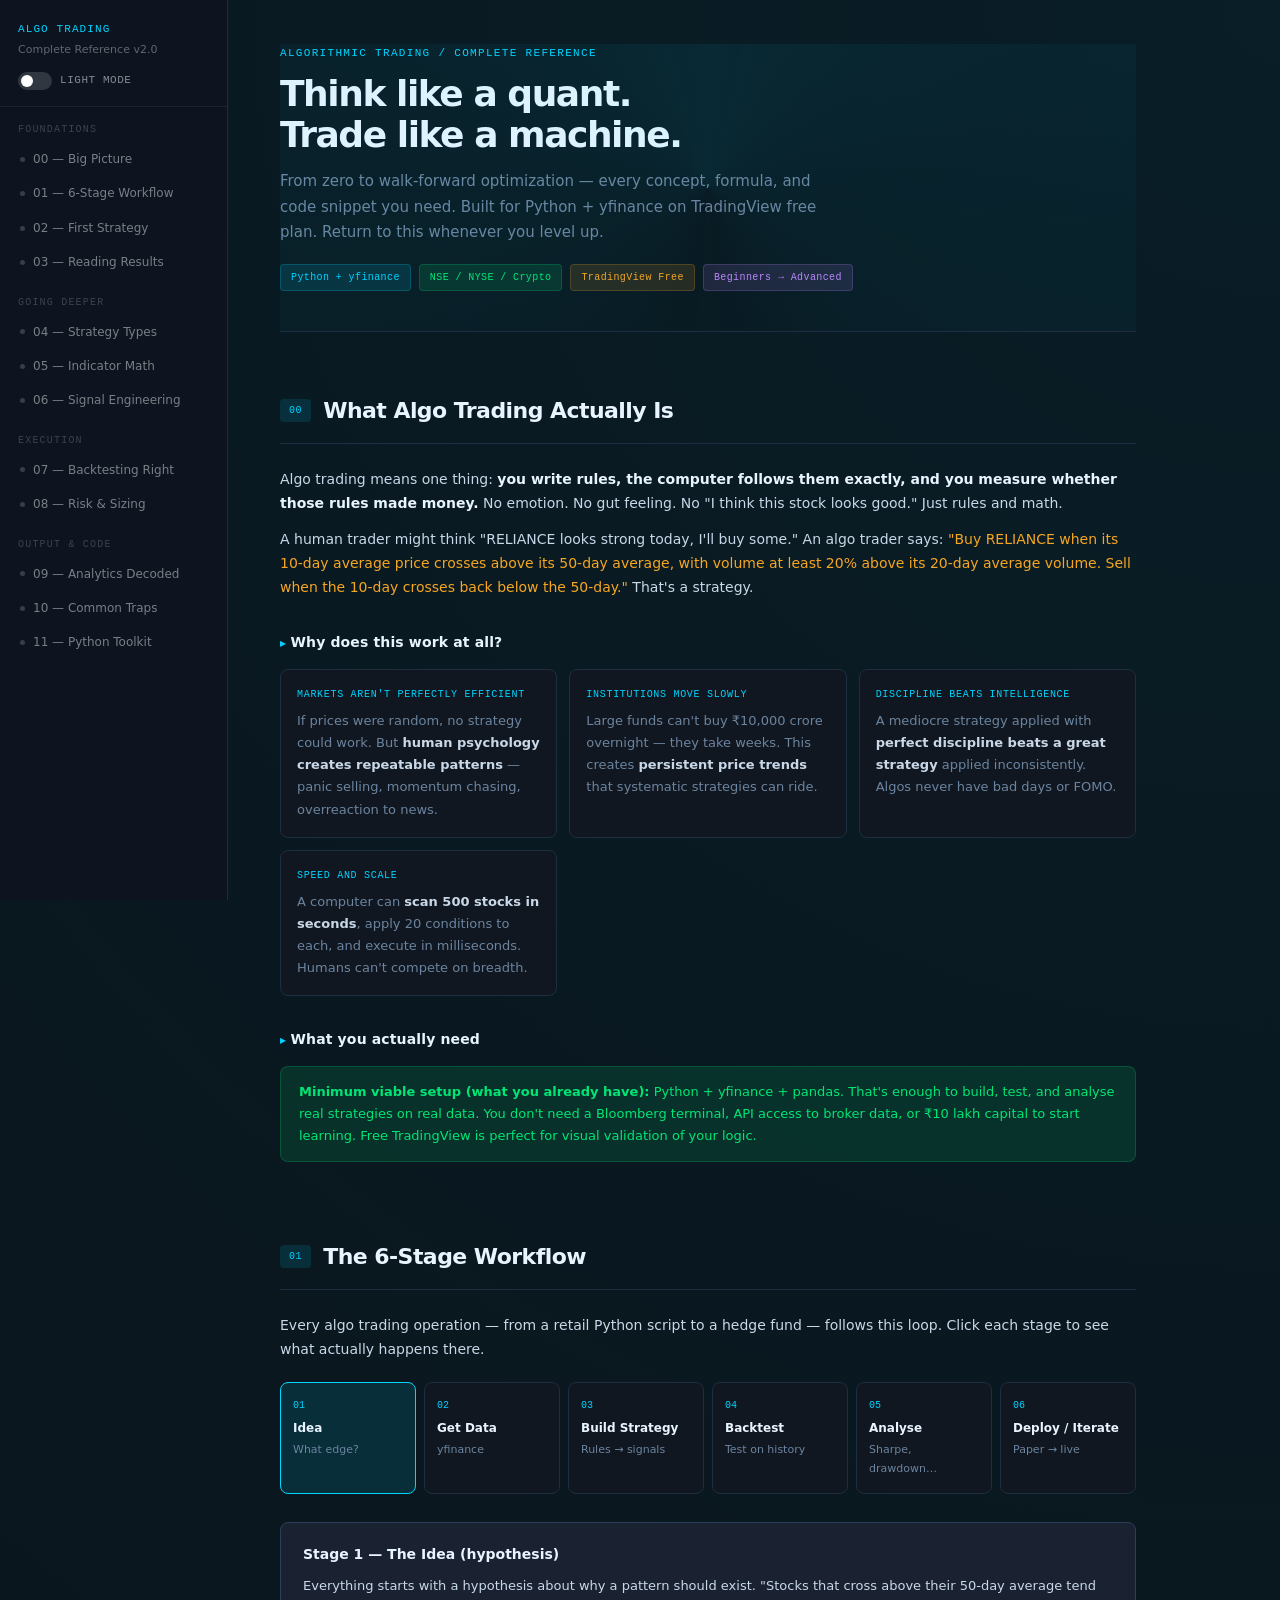
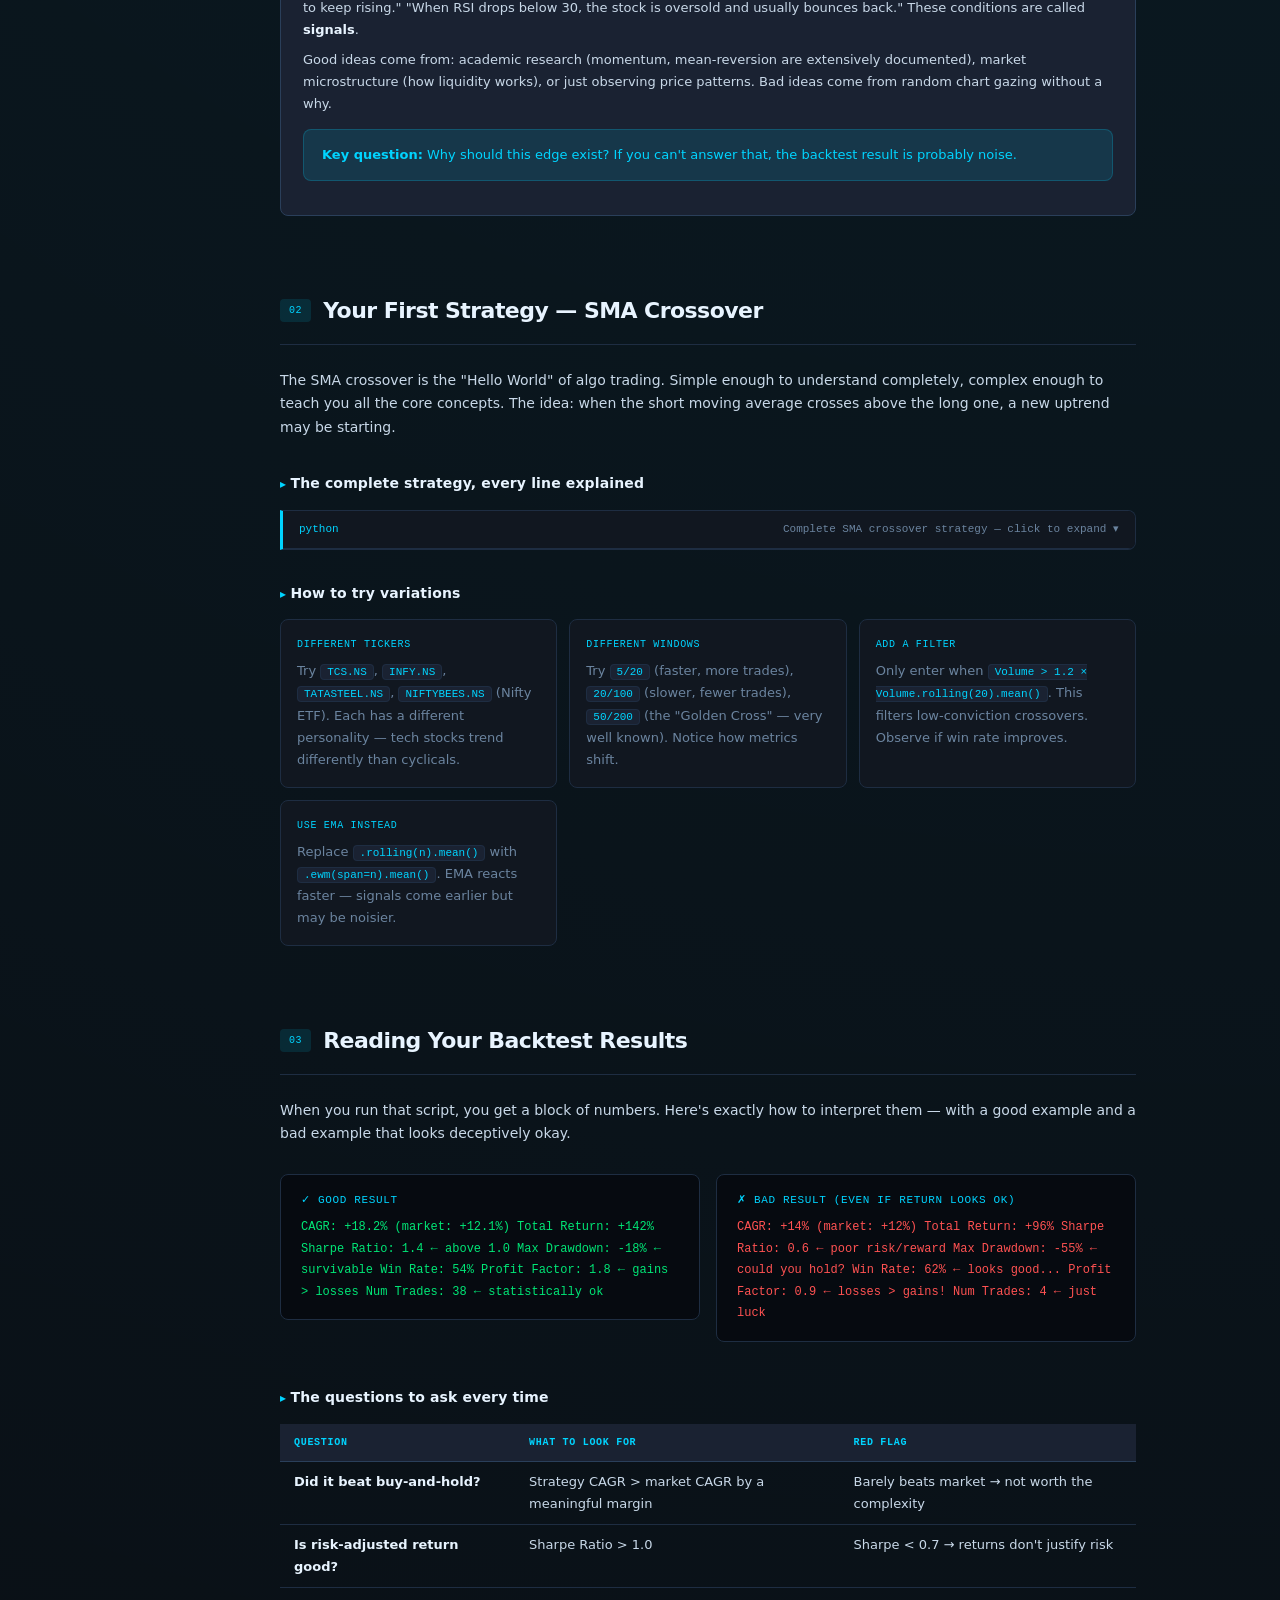
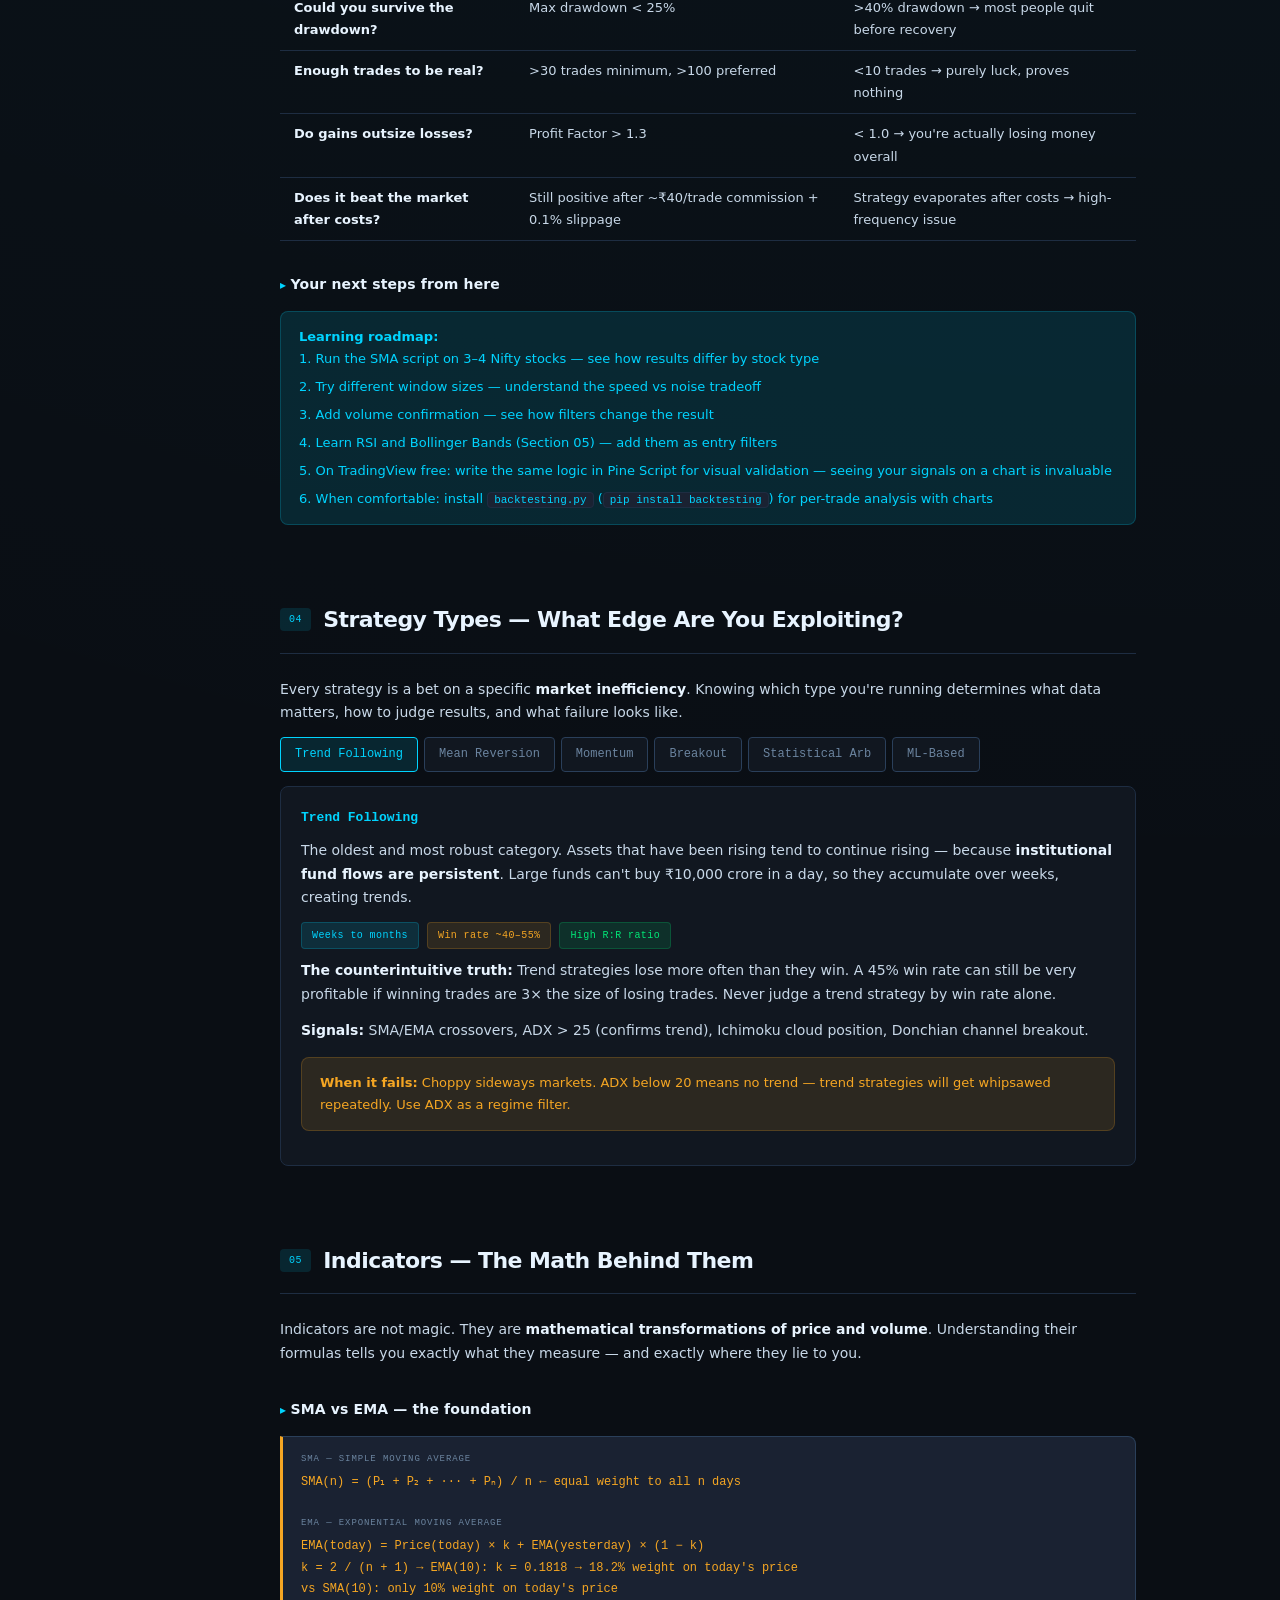
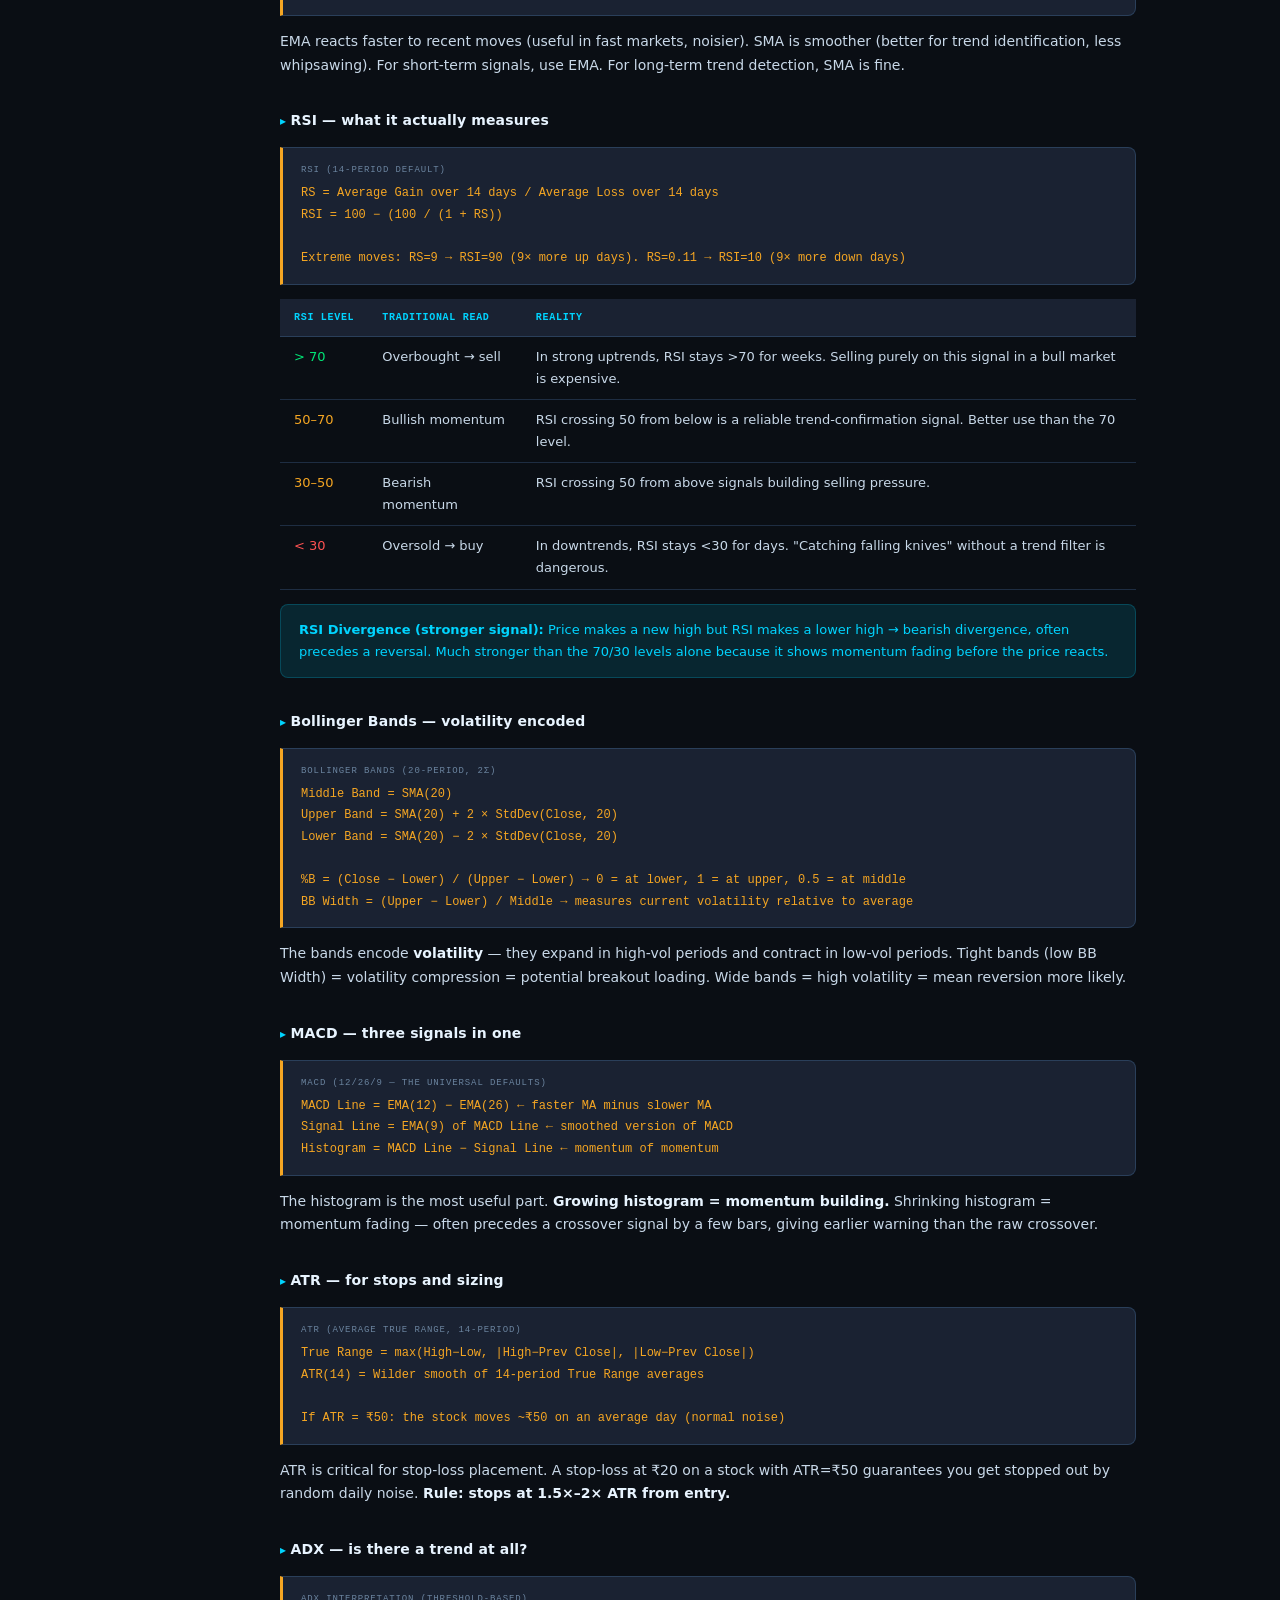
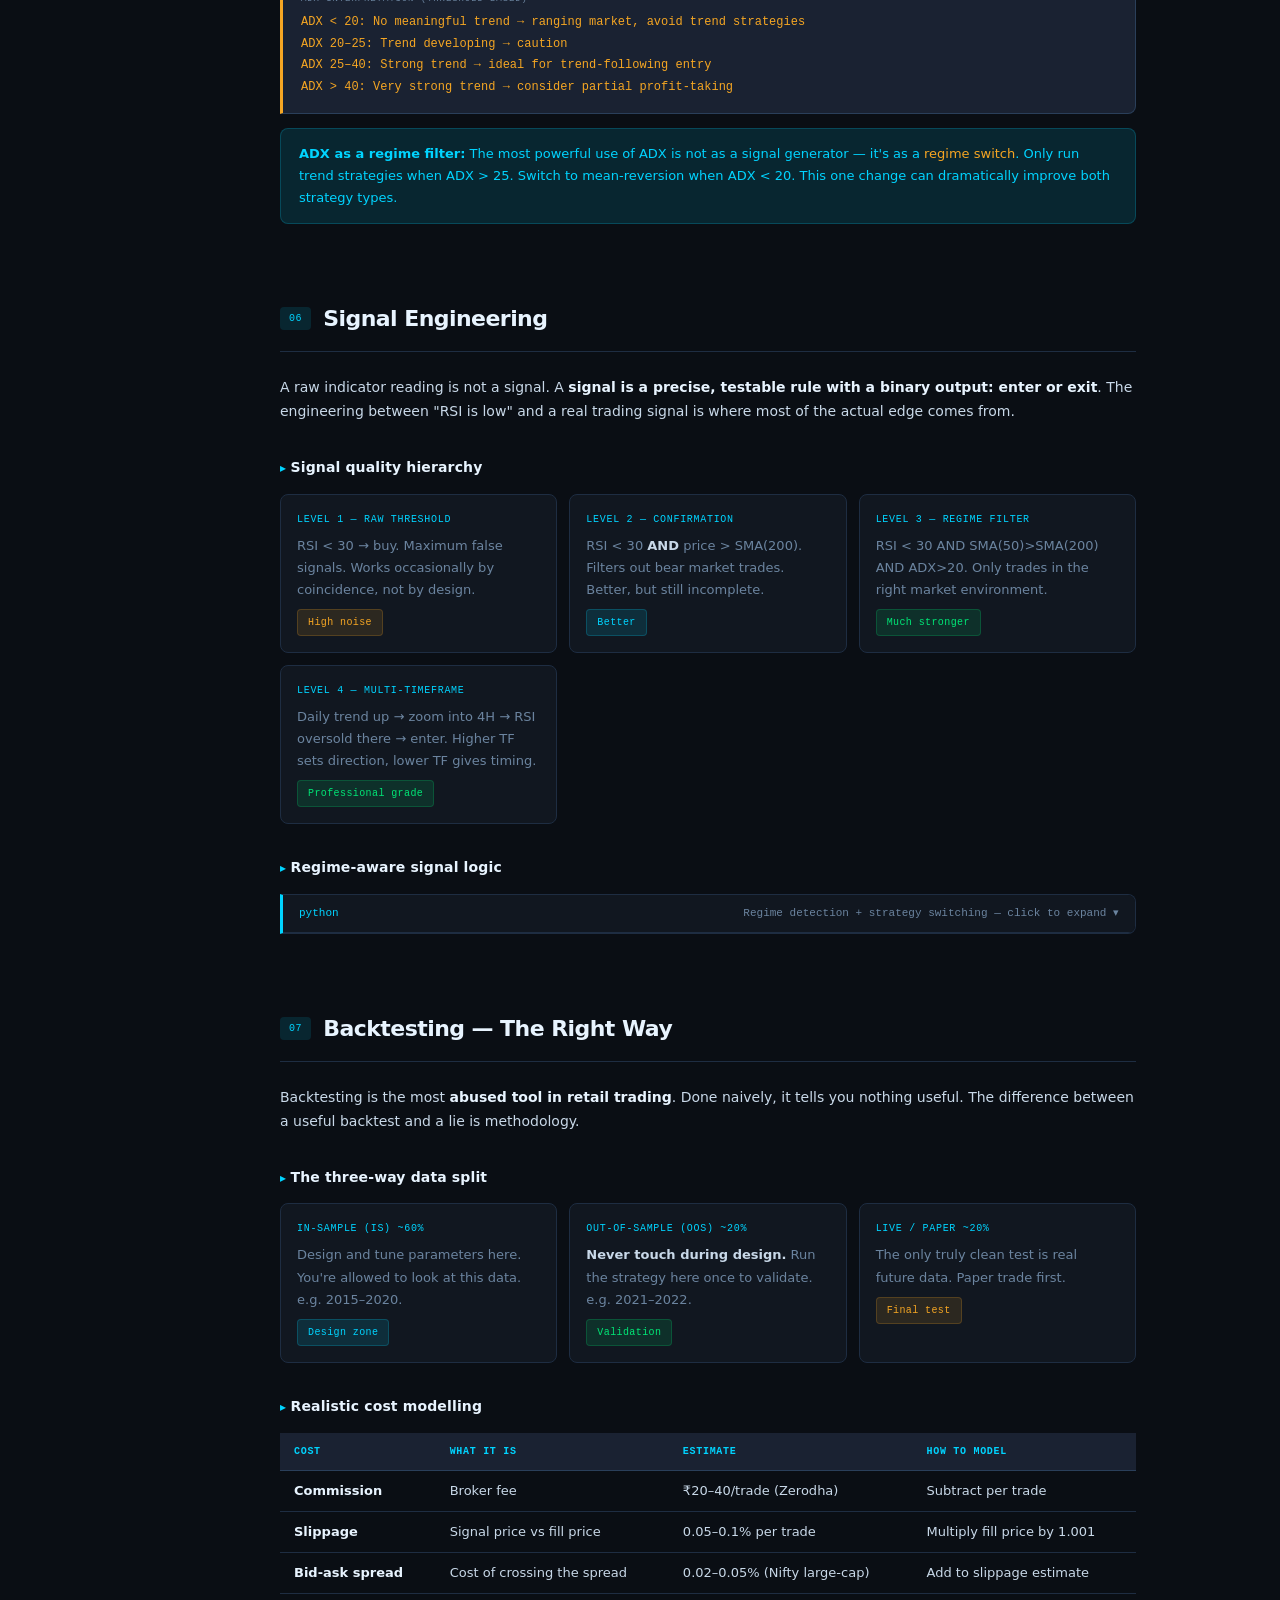
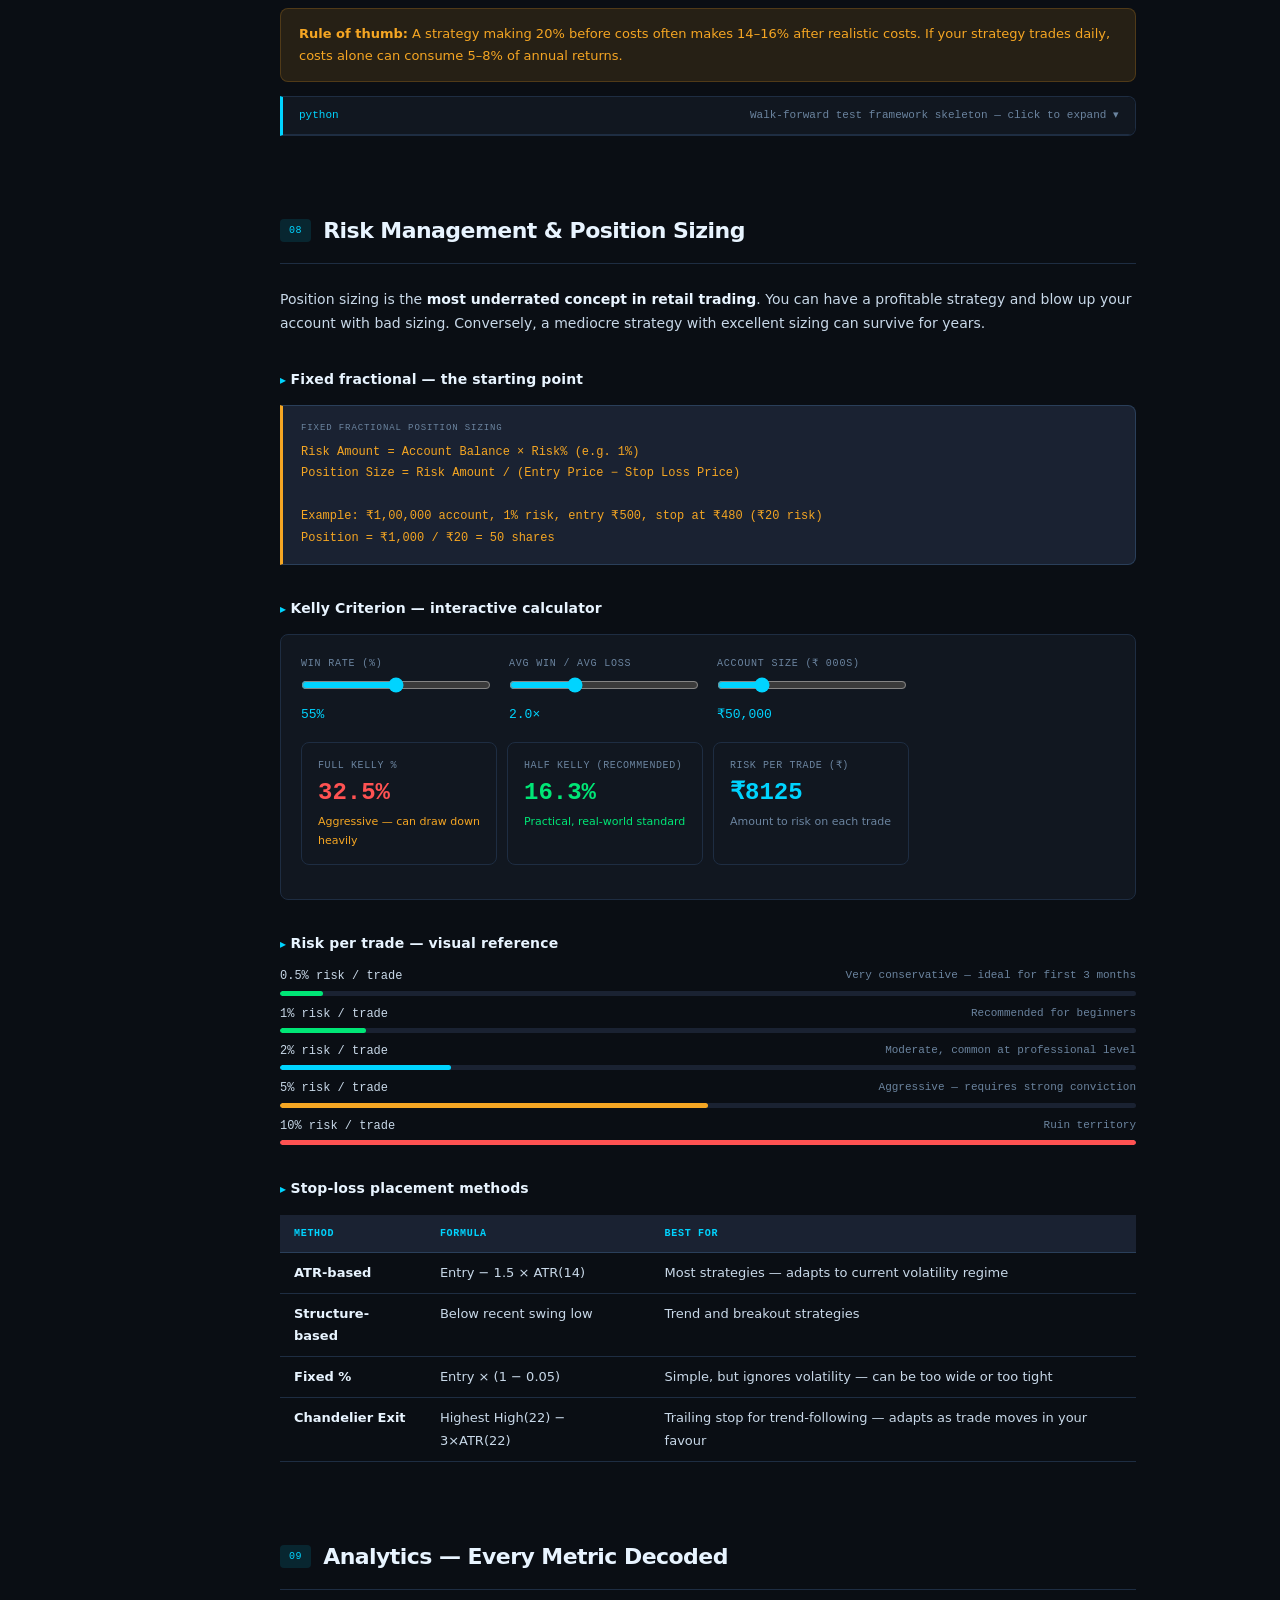
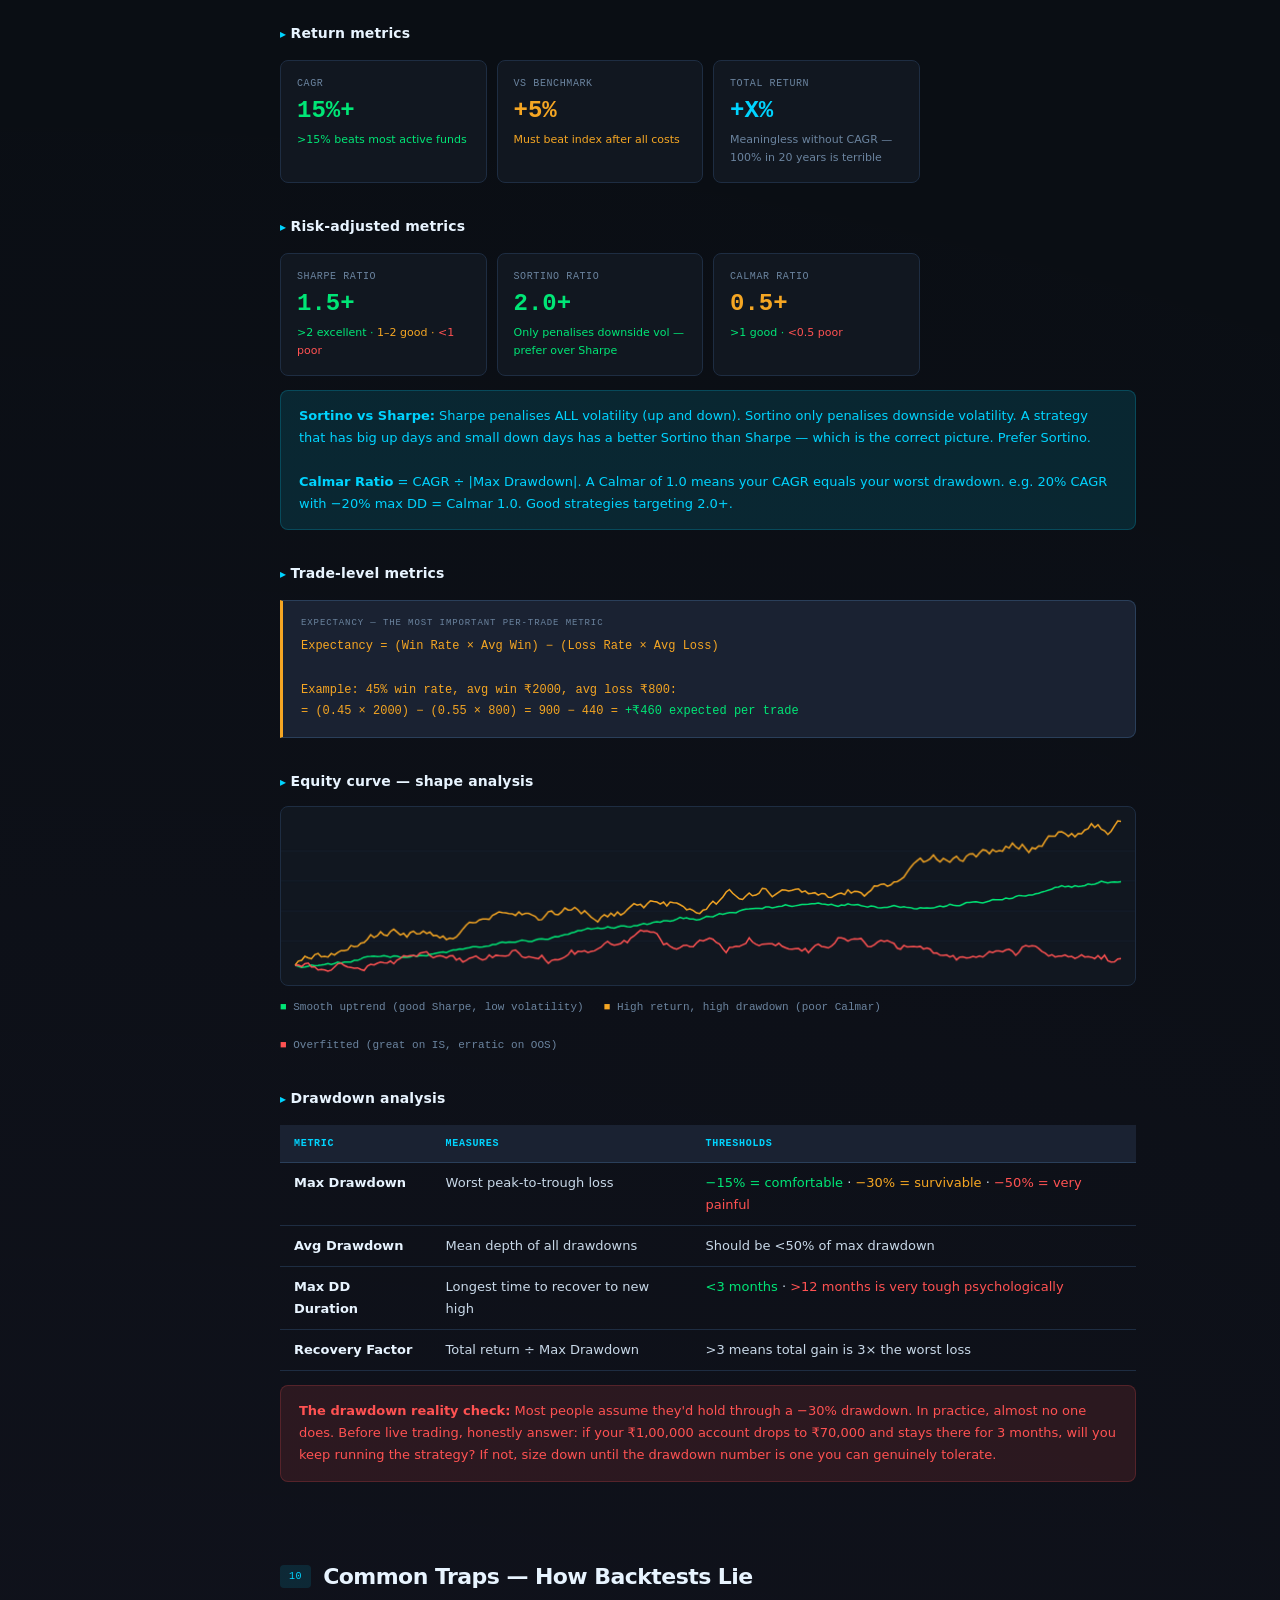
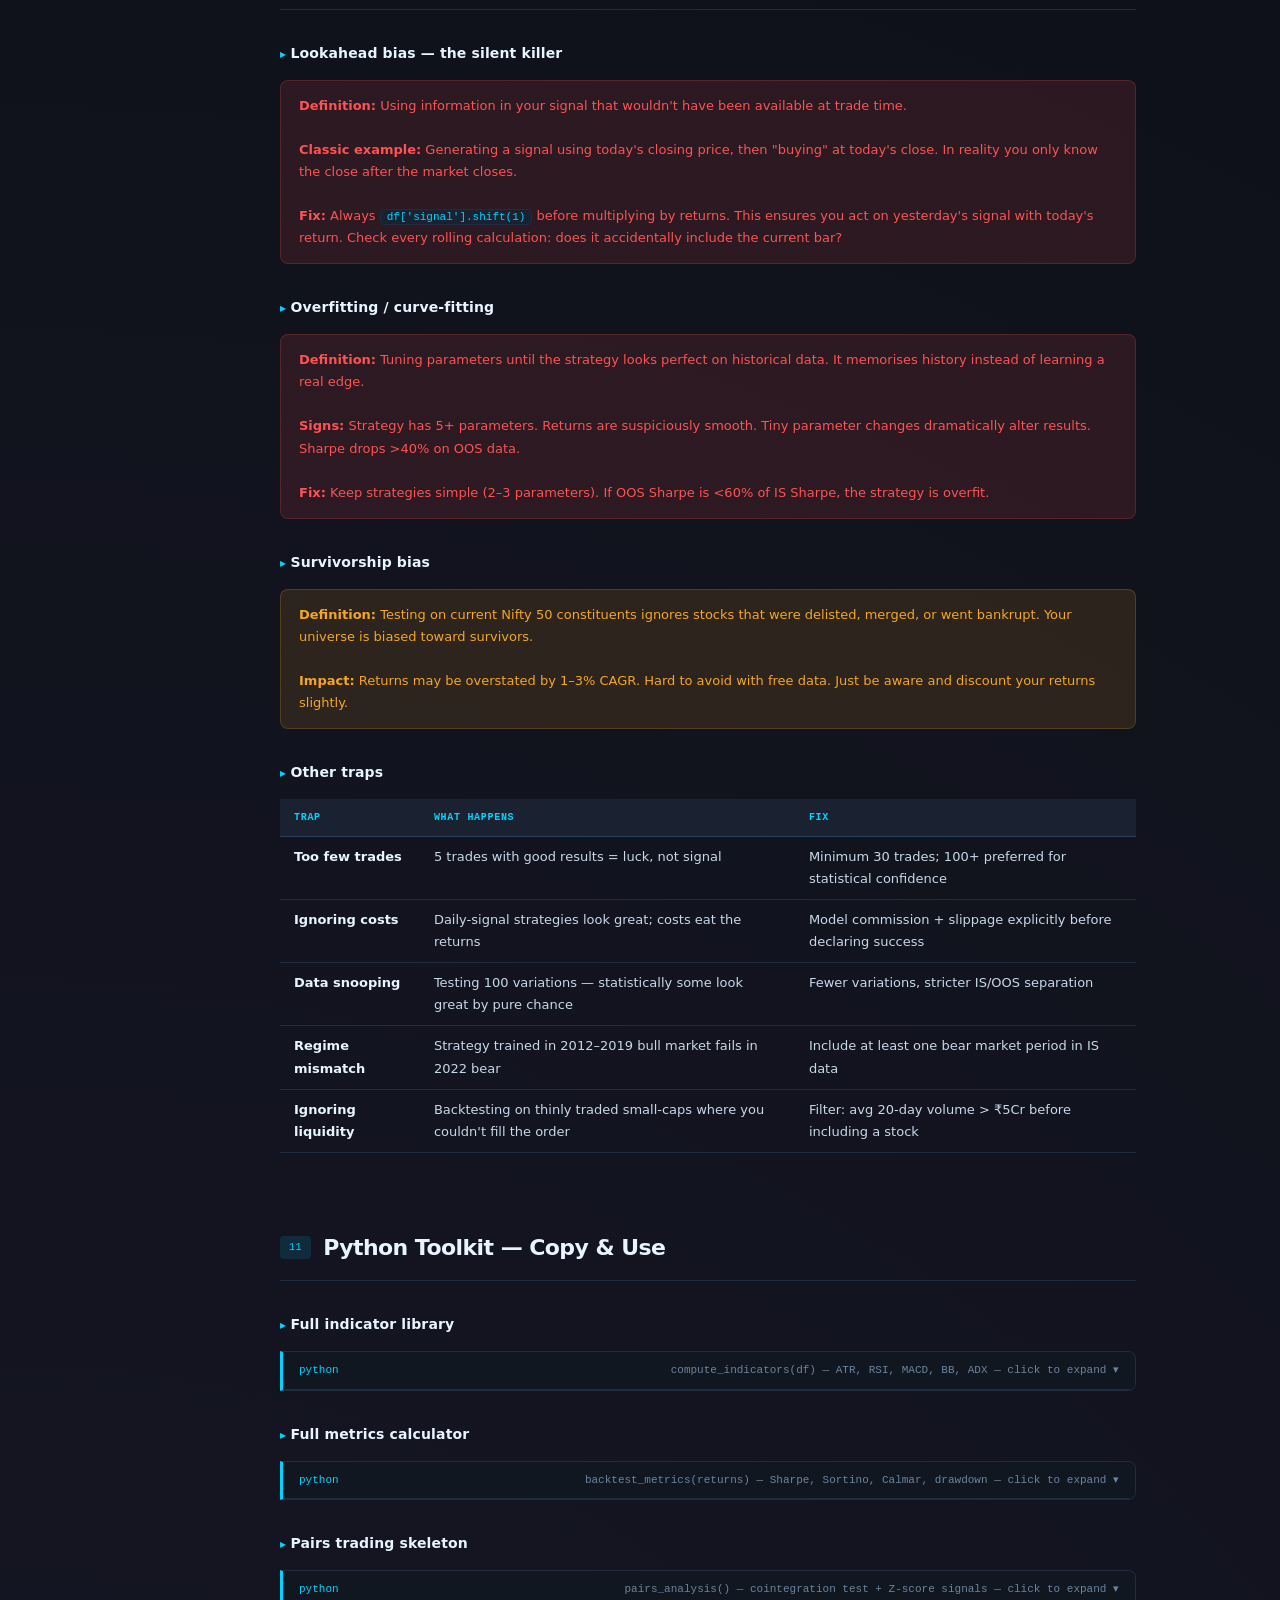
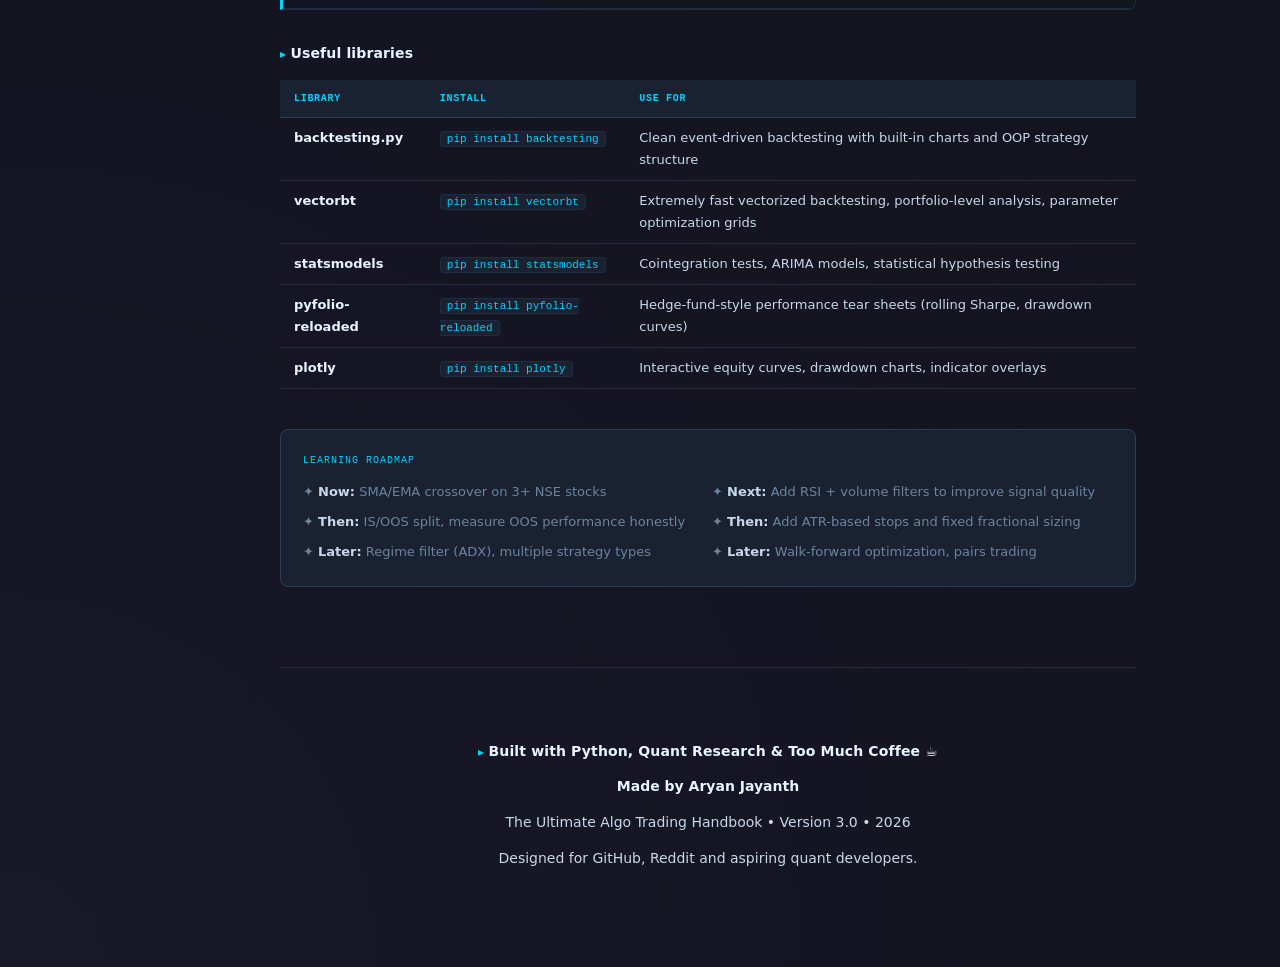
<file: Algo_Trading_Handbook_Aryan_Edition.html>
<!DOCTYPE html>
<html lang="en" data-theme="dark">
<head>
<meta charset="UTF-8">
<meta name="viewport" content="width=device-width, initial-scale=1.0">
<title>Algo Trading — Complete Reference</title>
<style>
:root[data-theme="dark"] {
  --bg:        #0A0E14;
  --bg2:       #111720;
  --bg3:       #1A2232;
  --bg4:       #212d40;
  --border:    #1e2d42;
  --border2:   #2a3f5a;
  --text:      #c8d8e8;
  --muted:     #6b849f;
  --heading:   #e8f4ff;
  --cyan:      #00D4FF;
  --cyan-dim:  rgba(0,212,255,0.12);
  --amber:     #F5A623;
  --amber-dim: rgba(245,166,35,0.12);
  --green:     #00E676;
  --green-dim: rgba(0,230,118,0.12);
  --red:       #FF5252;
  --red-dim:   rgba(255,82,82,0.12);
  --purple:    #BB86FC;
  --purple-dim:rgba(187,134,252,0.12);
  --card-bg:   #111720;
  --code-bg:   #060A10;
  --nav-bg:    #0d1420;
  --input-bg:  #1A2232;
  --shadow:    0 4px 24px rgba(0,0,0,0.4);
}
:root[data-theme="light"] {
  --bg:        #f0f4f8;
  --bg2:       #ffffff;
  --bg3:       #e8eef5;
  --bg4:       #dde5ee;
  --border:    #cdd8e6;
  --border2:   #b8c8da;
  --text:      #2a3a4a;
  --muted:     #7a90a8;
  --heading:   #0f1f30;
  --cyan:      #0070a8;
  --cyan-dim:  rgba(0,112,168,0.08);
  --amber:     #b06000;
  --amber-dim: rgba(176,96,0,0.08);
  --green:     #006e30;
  --green-dim: rgba(0,110,48,0.08);
  --red:       #c0122a;
  --red-dim:   rgba(192,18,42,0.08);
  --purple:    #6030b0;
  --purple-dim:rgba(96,48,176,0.08);
  --card-bg:   #ffffff;
  --code-bg:   #f4f7fa;
  --nav-bg:    #1a2a3a;
  --input-bg:  #e8eef5;
  --shadow:    0 4px 24px rgba(0,0,0,0.08);
}

* { box-sizing: border-box; margin: 0; padding: 0; }
html { scroll-behavior: smooth; }

body {
  background: var(--bg);
  color: var(--text);
  font-family: 'Inter', 'Segoe UI', system-ui, sans-serif;
  font-size: 14px;
  line-height: 1.7;
  display: flex;
  transition: background 0.2s, color 0.2s;
}

/* ── NAV ── */
nav {
  width: 228px;
  min-height: 100vh;
  background: var(--nav-bg);
  border-right: 1px solid var(--border);
  padding: 0;
  position: sticky;
  top: 0;
  height: 100vh;
  overflow-y: auto;
  flex-shrink: 0;
  display: flex;
  flex-direction: column;
}
.nav-top {
  padding: 20px 18px 16px;
  border-bottom: 1px solid rgba(255,255,255,0.06);
}
:root[data-theme="light"] .nav-top { border-bottom-color: rgba(0,0,0,0.08); }
.nav-brand {
  font-family: 'JetBrains Mono','Fira Code',monospace;
  font-size: 11px;
  color: var(--cyan);
  letter-spacing: 0.1em;
  text-transform: uppercase;
  margin-bottom: 2px;
}
:root[data-theme="light"] .nav-brand { color: #ffffff; }
.nav-sub { font-size: 11px; color: rgba(255,255,255,0.35); }
:root[data-theme="light"] .nav-sub { color: rgba(255,255,255,0.5); }

.theme-toggle {
  display: flex;
  align-items: center;
  gap: 8px;
  margin-top: 12px;
  cursor: pointer;
  user-select: none;
}
.toggle-track {
  width: 34px; height: 18px;
  background: rgba(255,255,255,0.15);
  border-radius: 9px;
  position: relative;
  transition: background 0.2s;
  flex-shrink: 0;
}
:root[data-theme="light"] .toggle-track { background: rgba(255,255,255,0.3); }
.toggle-thumb {
  width: 12px; height: 12px;
  background: #fff;
  border-radius: 50%;
  position: absolute;
  top: 3px; left: 3px;
  transition: transform 0.2s;
}
:root[data-theme="light"] .toggle-thumb { transform: translateX(16px); }
.toggle-label {
  font-size: 11px;
  color: rgba(255,255,255,0.5);
  font-family: 'JetBrains Mono','Fira Code',monospace;
  letter-spacing: 0.05em;
}

.nav-section {
  font-size: 10px;
  font-family: 'JetBrains Mono','Fira Code',monospace;
  color: rgba(255,255,255,0.2);
  padding: 14px 18px 4px;
  letter-spacing: 0.12em;
  text-transform: uppercase;
}
nav a {
  display: flex;
  align-items: center;
  gap: 8px;
  padding: 7px 18px;
  color: rgba(255,255,255,0.45);
  text-decoration: none;
  font-size: 12px;
  transition: color 0.12s, background 0.12s, border-color 0.12s;
  border-left: 2px solid transparent;
}
nav a:hover { color: rgba(255,255,255,0.8); background: rgba(255,255,255,0.05); }
nav a.active { color: var(--cyan); border-left-color: var(--cyan); background: rgba(0,212,255,0.07); }
:root[data-theme="light"] nav a.active { color: #7dd8f8; border-left-color: #7dd8f8; }
.nav-dot { width: 5px; height: 5px; border-radius: 50%; background: currentColor; opacity: 0.4; flex-shrink: 0; }

/* ── MAIN ── */
main {
  flex: 1;
  max-width: 960px;
  padding: 44px 52px;
  overflow-x: hidden;
}
section { margin-bottom: 76px; scroll-margin-top: 32px; }

.section-header {
  display: flex;
  align-items: center;
  gap: 12px;
  margin-bottom: 24px;
  padding-bottom: 14px;
  border-bottom: 1px solid var(--border);
}
.section-num {
  font-family: 'JetBrains Mono','Fira Code',monospace;
  font-size: 10px;
  color: var(--cyan);
  background: var(--cyan-dim);
  padding: 3px 9px;
  border-radius: 4px;
  letter-spacing: 0.06em;
  flex-shrink: 0;
}
h2 { font-size: 22px; font-weight: 700; color: var(--heading); letter-spacing: -0.025em; }
h3 { font-size: 14px; font-weight: 600; color: var(--heading); margin: 32px 0 10px; letter-spacing: 0.01em; }
h3::before { content: '▸ '; color: var(--cyan); font-size: 12px; }
p { color: var(--text); margin-bottom: 12px; }
strong { color: var(--heading); font-weight: 600; }
em { color: var(--amber); font-style: normal; font-weight: 500; }
code {
  font-family: 'JetBrains Mono','Fira Code',monospace;
  font-size: 11px;
  background: var(--bg3);
  border: 1px solid var(--border);
  padding: 1px 6px;
  border-radius: 4px;
  color: var(--cyan);
}

/* ── HERO ── */
.hero {
  margin-bottom: 60px;
  padding-bottom: 40px;
  border-bottom: 1px solid var(--border);
}
.hero-eyebrow {
  font-family: 'JetBrains Mono','Fira Code',monospace;
  font-size: 11px;
  color: var(--cyan);
  letter-spacing: 0.12em;
  text-transform: uppercase;
  margin-bottom: 10px;
}
.hero h1 {
  font-size: 36px;
  font-weight: 800;
  color: var(--heading);
  letter-spacing: -0.04em;
  line-height: 1.15;
  margin-bottom: 14px;
}
.hero p { font-size: 15px; color: var(--muted); max-width: 560px; }
.badge-row { display: flex; gap: 8px; flex-wrap: wrap; margin-top: 18px; }
.badge {
  font-family: 'JetBrains Mono','Fira Code',monospace;
  font-size: 10px;
  padding: 4px 10px;
  border-radius: 4px;
  letter-spacing: 0.04em;
}
.b-cyan   { background: var(--cyan-dim);   color: var(--cyan);   border: 1px solid rgba(0,212,255,0.2); }
.b-green  { background: var(--green-dim);  color: var(--green);  border: 1px solid rgba(0,230,118,0.2); }
.b-amber  { background: var(--amber-dim);  color: var(--amber);  border: 1px solid rgba(245,166,35,0.2); }
.b-purple { background: var(--purple-dim); color: var(--purple); border: 1px solid rgba(187,134,252,0.2); }

/* ── FLOW DIAGRAM ── */
.flow-row {
  display: flex;
  align-items: stretch;
  gap: 0;
  margin: 20px 0 28px;
  flex-wrap: wrap;
  gap: 8px;
}
.flow-step {
  flex: 1;
  min-width: 120px;
  background: var(--card-bg);
  border: 1px solid var(--border);
  border-radius: 8px;
  padding: 14px 12px;
  cursor: pointer;
  transition: border-color 0.15s, background 0.15s;
  position: relative;
}
.flow-step:hover { border-color: var(--cyan); background: var(--bg3); }
.flow-step.active { border-color: var(--cyan); background: var(--cyan-dim); }
.flow-num {
  font-family: 'JetBrains Mono','Fira Code',monospace;
  font-size: 10px;
  color: var(--cyan);
  margin-bottom: 4px;
  display: block;
}
.flow-title { font-size: 12px; font-weight: 600; color: var(--heading); display: block; }
.flow-sub { font-size: 11px; color: var(--muted); margin-top: 3px; display: block; }
.flow-detail {
  display: none;
  margin-top: 0;
  background: var(--bg3);
  border: 1px solid var(--border2);
  border-radius: 8px;
  padding: 20px 22px;
  margin-bottom: 8px;
}
.flow-detail.active { display: block; }
.flow-detail h4 { font-size: 14px; font-weight: 600; color: var(--heading); margin-bottom: 8px; }
.flow-detail p { font-size: 13px; color: var(--text); margin-bottom: 8px; }

/* ── CARDS ── */
.card-grid { display: grid; grid-template-columns: repeat(auto-fill, minmax(220px, 1fr)); gap: 12px; margin: 14px 0; }
.card {
  background: var(--card-bg);
  border: 1px solid var(--border);
  border-radius: 8px;
  padding: 16px;
  transition: border-color 0.15s;
}
.card:hover { border-color: var(--border2); }
.card-title {
  font-family: 'JetBrains Mono','Fira Code',monospace;
  font-size: 10px;
  color: var(--cyan);
  letter-spacing: 0.07em;
  text-transform: uppercase;
  margin-bottom: 7px;
}
.card p { font-size: 13px; color: var(--muted); margin: 0; }
.card strong { color: var(--text); }

/* ── METRIC CARDS ── */
.metric-grid { display: grid; grid-template-columns: repeat(auto-fill, minmax(165px, 1fr)); gap: 10px; margin: 14px 0; }
.metric-card {
  background: var(--card-bg);
  border: 1px solid var(--border);
  border-radius: 8px;
  padding: 14px 16px;
}
.metric-label {
  font-size: 10px;
  color: var(--muted);
  font-family: 'JetBrains Mono','Fira Code',monospace;
  letter-spacing: 0.06em;
  text-transform: uppercase;
  margin-bottom: 5px;
}
.metric-value {
  font-size: 24px;
  font-family: 'JetBrains Mono','Fira Code',monospace;
  font-weight: 700;
  line-height: 1.2;
}
.metric-note { font-size: 11px; color: var(--muted); margin-top: 5px; }
.good   { color: var(--green); }
.warn   { color: var(--amber); }
.bad    { color: var(--red); }
.info   { color: var(--cyan); }
.purple { color: var(--purple); }

/* ── FORMULA ── */
.formula {
  background: var(--bg3);
  border: 1px solid var(--border2);
  border-left: 3px solid var(--amber);
  border-radius: 0 8px 8px 0;
  padding: 14px 18px;
  margin: 14px 0;
  font-family: 'JetBrains Mono','Fira Code',monospace;
  font-size: 12px;
  color: var(--amber);
  line-height: 1.8;
}
.formula .label {
  font-size: 9px;
  color: var(--muted);
  margin-bottom: 5px;
  display: block;
  text-transform: uppercase;
  letter-spacing: 0.1em;
}

/* ── CALLOUTS ── */
.callout {
  border-radius: 8px;
  padding: 14px 18px;
  margin: 14px 0;
  font-size: 13px;
  line-height: 1.7;
}
.callout-warn   { background: var(--amber-dim);  border: 1px solid rgba(245,166,35,0.2);  color: var(--amber); }
.callout-danger { background: var(--red-dim);    border: 1px solid rgba(255,82,82,0.2);   color: var(--red); }
.callout-info   { background: var(--cyan-dim);   border: 1px solid rgba(0,212,255,0.2);   color: var(--cyan); }
.callout-good   { background: var(--green-dim);  border: 1px solid rgba(0,230,118,0.2);   color: var(--green); }
.callout strong { color: inherit; font-weight: 700; }
.callout p { color: inherit; margin-bottom: 6px; }
.callout p:last-child { margin-bottom: 0; }

/* ── TABLE ── */
.table-wrap { overflow-x: auto; margin: 14px 0; }
table { width: 100%; border-collapse: collapse; font-size: 13px; }
th {
  background: var(--bg3);
  color: var(--cyan);
  font-family: 'JetBrains Mono','Fira Code',monospace;
  font-size: 10px;
  text-transform: uppercase;
  letter-spacing: 0.07em;
  padding: 10px 14px;
  text-align: left;
  border-bottom: 1px solid var(--border2);
  white-space: nowrap;
}
td { padding: 9px 14px; border-bottom: 1px solid var(--border); color: var(--text); vertical-align: top; }
tr:hover td { background: var(--bg3); }

/* ── CODE BLOCKS ── */
.code-block {
  background: var(--code-bg);
  border: 1px solid var(--border);
  border-left: 3px solid var(--cyan);
  border-radius: 0 8px 8px 0;
  margin: 14px 0;
  overflow: hidden;
}
.code-header {
  display: flex;
  align-items: center;
  justify-content: space-between;
  padding: 9px 16px;
  background: var(--bg2);
  border-bottom: 1px solid var(--border);
  font-family: 'JetBrains Mono','Fira Code',monospace;
  font-size: 11px;
  color: var(--muted);
  cursor: pointer;
  user-select: none;
  transition: color 0.12s;
}
.code-header:hover { color: var(--text); }
.code-lang { color: var(--cyan); margin-right: 8px; }
.code-body { padding: 16px; overflow-x: auto; display: none; }
.code-body.open { display: block; }
.code-body pre {
  font-family: 'JetBrains Mono','Fira Code',monospace;
  font-size: 12px;
  line-height: 1.7;
  color: var(--text);
  white-space: pre;
}
.kw  { color: var(--purple); }
.fn  { color: var(--cyan); }
.str { color: var(--green); }
.cm  { color: var(--muted); font-style: italic; }
.num { color: var(--amber); }

/* ── STRATEGY TABS ── */
.stab-row { display: flex; gap: 6px; flex-wrap: wrap; margin-bottom: 14px; }
.stab {
  padding: 6px 14px;
  background: var(--card-bg);
  border: 1px solid var(--border2);
  border-radius: 4px;
  color: var(--muted);
  font-size: 12px;
  font-family: 'JetBrains Mono','Fira Code',monospace;
  cursor: pointer;
  transition: all 0.12s;
}
.stab:hover { color: var(--text); border-color: var(--cyan); }
.stab.active { background: var(--cyan-dim); color: var(--cyan); border-color: var(--cyan); }
.strat-panel { display: none; background: var(--card-bg); border: 1px solid var(--border); border-radius: 8px; padding: 20px; }
.strat-panel.active { display: block; }
.strat-panel h4 { color: var(--cyan); font-family: 'JetBrains Mono','Fira Code',monospace; font-size: 13px; margin-bottom: 10px; }
.meta-row { display: flex; gap: 8px; flex-wrap: wrap; margin: 10px 0; }

/* ── KELLY CALC ── */
.calc-box {
  background: var(--card-bg);
  border: 1px solid var(--border);
  border-radius: 8px;
  padding: 20px;
  margin: 14px 0;
}
.slider-row { display: grid; grid-template-columns: repeat(auto-fill, minmax(180px, 1fr)); gap: 18px; margin-bottom: 16px; }
.slider-group label { font-size: 10px; color: var(--muted); font-family: 'JetBrains Mono','Fira Code',monospace; letter-spacing: 0.08em; text-transform: uppercase; display: block; margin-bottom: 5px; }
.slider-group input[type=range] { width: 100%; accent-color: var(--cyan); }
.slider-val { font-family: 'JetBrains Mono','Fira Code',monospace; font-size: 13px; color: var(--cyan); margin-top: 3px; }

/* ── RISK BARS ── */
.risk-bar { margin: 8px 0; }
.rb-top { display: flex; justify-content: space-between; font-size: 12px; font-family: 'JetBrains Mono','Fira Code',monospace; margin-bottom: 4px; }
.rb-track { height: 5px; background: var(--bg3); border-radius: 3px; overflow: hidden; }
.rb-fill { height: 100%; border-radius: 3px; }

/* ── EQUITY CANVAS ── */
#equity-canvas {
  width: 100%;
  height: 180px;
  border: 1px solid var(--border);
  border-radius: 8px;
  background: var(--card-bg);
  display: block;
  margin: 12px 0;
}

/* ── RESULT BLOCK ── */
.result-block {
  background: var(--code-bg);
  border: 1px solid var(--border);
  border-radius: 8px;
  padding: 16px 20px;
  font-family: 'JetBrains Mono','Fira Code',monospace;
  font-size: 12px;
  line-height: 1.8;
  margin: 12px 0;
}
.result-block .good-line { color: var(--green); }
.result-block .bad-line  { color: var(--red); }
.result-block .head-line { color: var(--cyan); font-size: 11px; letter-spacing: 0.06em; text-transform: uppercase; margin-bottom: 6px; display: block; }

/* ── SCROLLBAR ── */
::-webkit-scrollbar { width: 5px; height: 5px; }
::-webkit-scrollbar-track { background: transparent; }
::-webkit-scrollbar-thumb { background: var(--border2); border-radius: 3px; }

@media (max-width: 800px) {
  nav { display: none; }
  main { padding: 24px 18px; }
}
</style>

<style>
/* Aryan Upgrade Pack */
body{
background:
radial-gradient(circle at top right, rgba(0,212,255,.08), transparent 30%),
radial-gradient(circle at bottom left, rgba(187,134,252,.08), transparent 30%),
var(--bg);
}
.hero{
position:relative;
overflow:hidden;
}
.hero::before{
content:'';
position:absolute;
inset:-100px;
background:conic-gradient(from 180deg, transparent, rgba(0,212,255,.08), transparent);
animation:spin 20s linear infinite;
pointer-events:none;
}
@keyframes spin{to{transform:rotate(360deg)}}
.card,.flow-step,.metric-card{
transition:transform .3s ease, box-shadow .3s ease, border-color .3s ease;
}
.card:hover,.flow-step:hover,.metric-card:hover{
transform:translateY(-6px);
box-shadow:0 10px 30px rgba(0,0,0,.25);
}
section{
animation:fadeUp .6s ease both;
}
@keyframes fadeUp{
from{opacity:0;transform:translateY(20px)}
to{opacity:1;transform:none}
}
.footer-aryan{
margin-top:80px;
padding:40px 20px;
text-align:center;
border-top:1px solid var(--border);
color:var(--muted);
}
.footer-aryan h3{
margin-bottom:12px;
}
@media(max-width:800px){
.hero h1{font-size:28px}
.card-grid,.metric-grid{
grid-template-columns:1fr;
}
main{
padding:20px 16px !important;
}
}
</style>

</head>
<body>

<!-- NAV -->
<nav>
  <div class="nav-top">
    <div class="nav-brand">Algo Trading</div>
    <div class="nav-sub">Complete Reference v2.0</div>
    <div class="theme-toggle" onclick="toggleTheme()">
      <div class="toggle-track"><div class="toggle-thumb"></div></div>
      <span class="toggle-label" id="theme-label">LIGHT MODE</span>
    </div>
  </div>

  <div class="nav-section">Foundations</div>
  <a href="#overview"   onclick="setActive(this)"><span class="nav-dot"></span>00 — Big Picture</a>
  <a href="#workflow"   onclick="setActive(this)"><span class="nav-dot"></span>01 — 6-Stage Workflow</a>
  <a href="#first-code" onclick="setActive(this)"><span class="nav-dot"></span>02 — First Strategy</a>
  <a href="#reading"    onclick="setActive(this)"><span class="nav-dot"></span>03 — Reading Results</a>

  <div class="nav-section">Going Deeper</div>
  <a href="#strategies" onclick="setActive(this)"><span class="nav-dot"></span>04 — Strategy Types</a>
  <a href="#indicators" onclick="setActive(this)"><span class="nav-dot"></span>05 — Indicator Math</a>
  <a href="#signals"    onclick="setActive(this)"><span class="nav-dot"></span>06 — Signal Engineering</a>

  <div class="nav-section">Execution</div>
  <a href="#backtesting" onclick="setActive(this)"><span class="nav-dot"></span>07 — Backtesting Right</a>
  <a href="#risk"        onclick="setActive(this)"><span class="nav-dot"></span>08 — Risk & Sizing</a>

  <div class="nav-section">Output & Code</div>
  <a href="#analytics" onclick="setActive(this)"><span class="nav-dot"></span>09 — Analytics Decoded</a>
  <a href="#traps"     onclick="setActive(this)"><span class="nav-dot"></span>10 — Common Traps</a>
  <a href="#toolkit"   onclick="setActive(this)"><span class="nav-dot"></span>11 — Python Toolkit</a>
</nav>

<!-- MAIN -->
<main>

<!-- HERO -->
<div class="hero">
  <div class="hero-eyebrow">Algorithmic Trading / Complete Reference</div>
  <h1>Think like a quant.<br>Trade like a machine.</h1>
  <p>From zero to walk-forward optimization — every concept, formula, and code snippet you need. Built for Python + yfinance on TradingView free plan. Return to this whenever you level up.</p>
  <div class="badge-row">
    <span class="badge b-cyan">Python + yfinance</span>
    <span class="badge b-green">NSE / NYSE / Crypto</span>
    <span class="badge b-amber">TradingView Free</span>
    <span class="badge b-purple">Beginners → Advanced</span>
  </div>
</div>


<!-- SECTION 0: BIG PICTURE -->
<section id="overview">
  <div class="section-header">
    <span class="section-num">00</span>
    <h2>What Algo Trading Actually Is</h2>
  </div>

  <p>Algo trading means one thing: <strong>you write rules, the computer follows them exactly, and you measure whether those rules made money.</strong> No emotion. No gut feeling. No "I think this stock looks good." Just rules and math.</p>

  <p>A human trader might think "RELIANCE looks strong today, I'll buy some." An algo trader says: <em>"Buy RELIANCE when its 10-day average price crosses above its 50-day average, with volume at least 20% above its 20-day average volume. Sell when the 10-day crosses back below the 50-day."</em> That's a strategy.</p>

  <h3>Why does this work at all?</h3>
  <div class="card-grid">
    <div class="card">
      <div class="card-title">Markets aren't perfectly efficient</div>
      <p>If prices were random, no strategy could work. But <strong>human psychology creates repeatable patterns</strong> — panic selling, momentum chasing, overreaction to news.</p>
    </div>
    <div class="card">
      <div class="card-title">Institutions move slowly</div>
      <p>Large funds can't buy ₹10,000 crore overnight — they take weeks. This creates <strong>persistent price trends</strong> that systematic strategies can ride.</p>
    </div>
    <div class="card">
      <div class="card-title">Discipline beats intelligence</div>
      <p>A mediocre strategy applied with <strong>perfect discipline beats a great strategy</strong> applied inconsistently. Algos never have bad days or FOMO.</p>
    </div>
    <div class="card">
      <div class="card-title">Speed and scale</div>
      <p>A computer can <strong>scan 500 stocks in seconds</strong>, apply 20 conditions to each, and execute in milliseconds. Humans can't compete on breadth.</p>
    </div>
  </div>

  <h3>What you actually need</h3>
  <div class="callout callout-good">
    <strong>Minimum viable setup (what you already have):</strong> Python + yfinance + pandas. That's enough to build, test, and analyse real strategies on real data. You don't need a Bloomberg terminal, API access to broker data, or ₹10 lakh capital to start learning. Free TradingView is perfect for visual validation of your logic.
  </div>
</section>


<!-- SECTION 1: WORKFLOW -->
<section id="workflow">
  <div class="section-header">
    <span class="section-num">01</span>
    <h2>The 6-Stage Workflow</h2>
  </div>

  <p>Every algo trading operation — from a retail Python script to a hedge fund — follows this loop. Click each stage to see what actually happens there.</p>

  <div class="flow-row" id="flow-steps">
    <div class="flow-step active" onclick="showFlow(0, this)">
      <span class="flow-num">01</span>
      <span class="flow-title">Idea</span>
      <span class="flow-sub">What edge?</span>
    </div>
    <div class="flow-step" onclick="showFlow(1, this)">
      <span class="flow-num">02</span>
      <span class="flow-title">Get Data</span>
      <span class="flow-sub">yfinance</span>
    </div>
    <div class="flow-step" onclick="showFlow(2, this)">
      <span class="flow-num">03</span>
      <span class="flow-title">Build Strategy</span>
      <span class="flow-sub">Rules → signals</span>
    </div>
    <div class="flow-step" onclick="showFlow(3, this)">
      <span class="flow-num">04</span>
      <span class="flow-title">Backtest</span>
      <span class="flow-sub">Test on history</span>
    </div>
    <div class="flow-step" onclick="showFlow(4, this)">
      <span class="flow-num">05</span>
      <span class="flow-title">Analyse</span>
      <span class="flow-sub">Sharpe, drawdown…</span>
    </div>
    <div class="flow-step" onclick="showFlow(5, this)">
      <span class="flow-num">06</span>
      <span class="flow-title">Deploy / Iterate</span>
      <span class="flow-sub">Paper → live</span>
    </div>
  </div>

  <div id="flow-detail-0" class="flow-detail active">
    <h4>Stage 1 — The Idea (hypothesis)</h4>
    <p>Everything starts with a hypothesis about why a pattern should exist. "Stocks that cross above their 50-day average tend to keep rising." "When RSI drops below 30, the stock is oversold and usually bounces back." These conditions are called <strong>signals</strong>.</p>
    <p>Good ideas come from: academic research (momentum, mean-reversion are extensively documented), market microstructure (how liquidity works), or just observing price patterns. Bad ideas come from random chart gazing without a why.</p>
    <div class="callout callout-info"><strong>Key question:</strong> Why should this edge exist? If you can't answer that, the backtest result is probably noise.</div>
  </div>
  <div id="flow-detail-1" class="flow-detail">
    <h4>Stage 2 — Get Data</h4>
    <p>With <code>yfinance</code>, one line gets you years of daily OHLCV data (Open, High, Low, Close, Volume) for any ticker. For NSE stocks, append <code>.NS</code> to the symbol: <code>RELIANCE.NS</code>, <code>TCS.NS</code>, <code>HDFCBANK.NS</code>.</p>
    <p>Data quality matters: <code>auto_adjust=True</code> adjusts for splits and dividends automatically — always use this. Missing data and corporate actions (splits, mergers) are the most common source of silent bugs in backtests.</p>
    <div class="code-block">
      <div class="code-header" onclick="toggleCode(this)"><span class="code-lang">python</span> Basic data fetch — click to expand ▾</div>
      <div class="code-body">
<pre><span class="kw">import</span> yfinance <span class="kw">as</span> yf

<span class="cm"># Single stock</span>
df = yf.download(<span class="str">'RELIANCE.NS'</span>, start=<span class="str">'2019-01-01'</span>, end=<span class="str">'2024-12-31'</span>, auto_adjust=<span class="kw">True</span>)

<span class="cm"># Multiple stocks at once</span>
tickers = [<span class="str">'RELIANCE.NS'</span>, <span class="str">'TCS.NS'</span>, <span class="str">'HDFCBANK.NS'</span>, <span class="str">'INFY.NS'</span>]
data = yf.download(tickers, start=<span class="str">'2019-01-01'</span>, auto_adjust=<span class="kw">True</span>)

<span class="cm"># data['Close']['RELIANCE.NS'] → Reliance closing prices
# data['Volume']['TCS.NS']     → TCS volume</span></pre>
      </div>
    </div>
  </div>
  <div id="flow-detail-2" class="flow-detail">
    <h4>Stage 3 — Build the Strategy</h4>
    <p>Turn your hypothesis into <strong>precise, unambiguous rules</strong>. "It looks bullish" is not a rule. "The 10-day SMA crosses above the 50-day SMA AND today's volume is &gt; 1.2× the 20-day average volume" is a rule.</p>
    <p>Every strategy needs: an <strong>entry condition</strong> (when to buy), an <strong>exit condition</strong> (when to sell), and a <strong>position size rule</strong> (how much to buy). Missing any one of these is not a complete strategy.</p>
  </div>
  <div id="flow-detail-3" class="flow-detail">
    <h4>Stage 4 — Backtest</h4>
    <p>Run your rules on historical data and simulate what would have happened. The critical discipline: <strong>never look at the OOS (out-of-sample) data while building</strong>. Hold back 20–30% of your data as a clean validation set.</p>
    <p>Vectorised backtesting (what we do with pandas) simulates all trades at once using array operations — fast, simple. Event-driven backtesting (backtesting.py, zipline) simulates day-by-day like a real system — more realistic, captures things like partial fills.</p>
  </div>
  <div id="flow-detail-4" class="flow-detail">
    <h4>Stage 5 — Analyse the Output</h4>
    <p>Most beginners either trust a good-looking return number blindly, or drown in metrics they don't understand. Section 09 of this guide decodes every number.</p>
    <p>The key questions: Did it beat buy-and-hold? Is the Sharpe Ratio &gt; 1? Is the max drawdown something you could psychologically survive? Are there enough trades to be statistically meaningful (&gt;30)?</p>
  </div>
  <div id="flow-detail-5" class="flow-detail">
    <h4>Stage 6 — Deploy or Iterate</h4>
    <p><strong>Paper trading first</strong> — most brokers offer paper trading (Zerodha Sensibull, Interactive Brokers paper, etc.). Run the strategy for at least 1–3 months on paper before risking real money. Real markets have slippage, partial fills, and data feed delays that backtests miss.</p>
    <p>Usually you find problems and go back to Stage 1. This is normal. Even professional quants iterate dozens of times. The loop is the process.</p>
    <div class="callout callout-warn"><strong>Roadmap after paper trading:</strong> For live execution with Python, look into Zerodha Kite Connect API (NSE) or Alpaca (US markets) — both have free tiers and Python SDKs.</div>
  </div>
</section>


<!-- SECTION 2: FIRST STRATEGY -->
<section id="first-code">
  <div class="section-header">
    <span class="section-num">02</span>
    <h2>Your First Strategy — SMA Crossover</h2>
  </div>

  <p>The SMA crossover is the "Hello World" of algo trading. Simple enough to understand completely, complex enough to teach you all the core concepts. The idea: when the short moving average crosses above the long one, a new uptrend may be starting.</p>

  <h3>The complete strategy, every line explained</h3>
  <div class="code-block">
    <div class="code-header" onclick="toggleCode(this)"><span class="code-lang">python</span> Complete SMA crossover strategy — click to expand ▾</div>
    <div class="code-body">
<pre><span class="kw">import</span> yfinance <span class="kw">as</span> yf
<span class="kw">import</span> pandas <span class="kw">as</span> pd
<span class="kw">import</span> numpy <span class="kw">as</span> np

<span class="cm"># ── STEP 1: GET DATA ───────────────────────────────────
# .NS suffix = NSE (National Stock Exchange India)
# auto_adjust=True → splits and dividends handled automatically</span>
ticker     = <span class="str">'RELIANCE.NS'</span>
start_date = <span class="str">'2020-01-01'</span>
end_date   = <span class="str">'2024-12-31'</span>

data = yf.download(ticker, start=start_date, end=end_date, auto_adjust=<span class="kw">True</span>)
data = data[[<span class="str">'Close'</span>]].copy()
<span class="cm"># data['Close'] is now a series of daily closing prices</span>

<span class="cm"># ── STEP 2: COMPUTE MOVING AVERAGES ───────────────────
# SMA(10) = average of last 10 days → reacts fast to price changes
# SMA(50) = average of last 50 days → shows the bigger, slower trend
# When fast > slow: uptrend. When fast < slow: downtrend.</span>
short_window = <span class="num">10</span>
long_window  = <span class="num">50</span>

data[<span class="str">'SMA_short'</span>] = data[<span class="str">'Close'</span>].rolling(window=short_window).mean()
data[<span class="str">'SMA_long'</span>]  = data[<span class="str">'Close'</span>].rolling(window=long_window).mean()

<span class="cm"># ── STEP 3: GENERATE SIGNALS ──────────────────────────
# Signal = 1 when we SHOULD be in the market, 0 when we shouldn't
# Short MA above long MA = bullish = hold the stock</span>
data[<span class="str">'Signal'</span>] = <span class="num">0</span>
data.loc[data[<span class="str">'SMA_short'</span>] &gt; data[<span class="str">'SMA_long'</span>], <span class="str">'Signal'</span>] = <span class="num">1</span>

<span class="cm"># Position = CHANGE in signal
# +1 = just crossed up → BUY today
# -1 = just crossed down → SELL today
#  0 = no change, hold current position</span>
data[<span class="str">'Position'</span>] = data[<span class="str">'Signal'</span>].diff()

<span class="cm"># ── STEP 4: CALCULATE RETURNS ─────────────────────────
# Daily return = today's % price change
# Strategy return = daily return ONLY on days we're in the market
# .shift(1) is CRITICAL: use yesterday's signal for today's return
# (In real life, you see the crossover after market close, 
#  so you can only act the NEXT day's open)</span>
data[<span class="str">'Daily_Return'</span>]    = data[<span class="str">'Close'</span>].pct_change()
data[<span class="str">'Strategy_Return'</span>] = data[<span class="str">'Daily_Return'</span>] * data[<span class="str">'Signal'</span>].shift(<span class="num">1</span>)

<span class="cm"># Cumulative returns: how ₹1 grows over time
# (1 + r1) × (1 + r2) × ... = total growth factor</span>
data[<span class="str">'Cum_Market'</span>]   = (<span class="num">1</span> + data[<span class="str">'Daily_Return'</span>]).cumprod()
data[<span class="str">'Cum_Strategy'</span>] = (<span class="num">1</span> + data[<span class="str">'Strategy_Return'</span>]).cumprod()

<span class="cm"># ── STEP 5: COMPUTE METRICS ───────────────────────────</span>
years = len(data) / <span class="num">252</span>   <span class="cm"># 252 = avg trading days in a year</span>

total_ret  = (data[<span class="str">'Cum_Strategy'</span>].iloc[-<span class="num">1</span>] - <span class="num">1</span>) * <span class="num">100</span>
cagr       = (data[<span class="str">'Cum_Strategy'</span>].iloc[-<span class="num">1</span>] ** (<span class="num">1</span>/years) - <span class="num">1</span>) * <span class="num">100</span>
mkt_cagr   = (data[<span class="str">'Cum_Market'</span>].iloc[-<span class="num">1</span>]   ** (<span class="num">1</span>/years) - <span class="num">1</span>) * <span class="num">100</span>

<span class="cm"># Sharpe: annualised excess return / annualised volatility
# 252**0.5 ≈ 15.87 is the annualisation factor for daily data</span>
daily_avg    = data[<span class="str">'Strategy_Return'</span>].mean()
daily_std    = data[<span class="str">'Strategy_Return'</span>].std()
sharpe       = (daily_avg / daily_std) * (<span class="num">252</span> ** <span class="num">0.5</span>) <span class="kw">if</span> daily_std != <span class="num">0</span> <span class="kw">else</span> <span class="num">0</span>

<span class="cm"># Max drawdown: worst peak-to-trough loss</span>
rolling_max  = data[<span class="str">'Cum_Strategy'</span>].cummax()
drawdown     = (data[<span class="str">'Cum_Strategy'</span>] - rolling_max) / rolling_max
max_dd       = drawdown.min() * <span class="num">100</span>

<span class="cm"># Win rate</span>
in_market    = data[data[<span class="str">'Signal'</span>].shift(<span class="num">1</span>) == <span class="num">1</span>][<span class="str">'Strategy_Return'</span>]
win_rate     = (in_market &gt; <span class="num">0</span>).sum() / len(in_market) * <span class="num">100</span>
gross_profit = in_market[in_market &gt; <span class="num">0</span>].sum()
gross_loss   = abs(in_market[in_market &lt; <span class="num">0</span>].sum())
profit_factor = gross_profit / gross_loss <span class="kw">if</span> gross_loss != <span class="num">0</span> <span class="kw">else</span> float(<span class="str">'inf'</span>)
num_trades   = (data[<span class="str">'Position'</span>] == <span class="num">1</span>).sum()

print(<span class="fn">f</span><span class="str">"CAGR:          {cagr:+.1f}%  (market: {mkt_cagr:+.1f}%)"</span>)
print(<span class="fn">f</span><span class="str">"Total Return:  {total_ret:+.1f}%"</span>)
print(<span class="fn">f</span><span class="str">"Sharpe Ratio:  {sharpe:.2f}  (>1 = good)"</span>)
print(<span class="fn">f</span><span class="str">"Max Drawdown:  {max_dd:.1f}%"</span>)
print(<span class="fn">f</span><span class="str">"Win Rate:      {win_rate:.1f}%"</span>)
print(<span class="fn">f</span><span class="str">"Profit Factor: {profit_factor:.2f}"</span>)
print(<span class="fn">f</span><span class="str">"Num Trades:    {num_trades}"</span>)</pre>
    </div>
  </div>

  <h3>How to try variations</h3>
  <div class="card-grid">
    <div class="card">
      <div class="card-title">Different tickers</div>
      <p>Try <code>TCS.NS</code>, <code>INFY.NS</code>, <code>TATASTEEL.NS</code>, <code>NIFTYBEES.NS</code> (Nifty ETF). Each has a different personality — tech stocks trend differently than cyclicals.</p>
    </div>
    <div class="card">
      <div class="card-title">Different windows</div>
      <p>Try <code>5/20</code> (faster, more trades), <code>20/100</code> (slower, fewer trades), <code>50/200</code> (the "Golden Cross" — very well known). Notice how metrics shift.</p>
    </div>
    <div class="card">
      <div class="card-title">Add a filter</div>
      <p>Only enter when <code>Volume > 1.2 × Volume.rolling(20).mean()</code>. This filters low-conviction crossovers. Observe if win rate improves.</p>
    </div>
    <div class="card">
      <div class="card-title">Use EMA instead</div>
      <p>Replace <code>.rolling(n).mean()</code> with <code>.ewm(span=n).mean()</code>. EMA reacts faster — signals come earlier but may be noisier.</p>
    </div>
  </div>
</section>


<!-- SECTION 3: READING RESULTS -->
<section id="reading">
  <div class="section-header">
    <span class="section-num">03</span>
    <h2>Reading Your Backtest Results</h2>
  </div>

  <p>When you run that script, you get a block of numbers. Here's exactly how to interpret them — with a good example and a bad example that looks deceptively okay.</p>

  <div style="display: grid; grid-template-columns: 1fr 1fr; gap: 16px; margin: 16px 0;">
    <div>
      <div class="result-block">
        <span class="head-line">✓ Good result</span>
        <span class="good-line">CAGR:          +18.2%  (market: +12.1%)</span>
        <span class="good-line">Total Return:  +142%</span>
        <span class="good-line">Sharpe Ratio:  1.4  ← above 1.0</span>
        <span class="good-line">Max Drawdown:  -18%  ← survivable</span>
        <span class="good-line">Win Rate:      54%</span>
        <span class="good-line">Profit Factor: 1.8  ← gains > losses</span>
        <span class="good-line">Num Trades:    38  ← statistically ok</span>
      </div>
    </div>
    <div>
      <div class="result-block">
        <span class="head-line">✗ Bad result (even if return looks ok)</span>
        <span class="bad-line">CAGR:          +14%   (market: +12%)</span>
        <span class="bad-line">Total Return:  +96%</span>
        <span class="bad-line">Sharpe Ratio:  0.6  ← poor risk/reward</span>
        <span class="bad-line">Max Drawdown:  -55%  ← could you hold?</span>
        <span class="bad-line">Win Rate:      62%  ← looks good...</span>
        <span class="bad-line">Profit Factor: 0.9  ← losses > gains!</span>
        <span class="bad-line">Num Trades:    4  ← just luck</span>
      </div>
    </div>
  </div>

  <h3>The questions to ask every time</h3>
  <div class="table-wrap">
    <table>
      <tr><th>Question</th><th>What to look for</th><th>Red flag</th></tr>
      <tr><td><strong>Did it beat buy-and-hold?</strong></td><td>Strategy CAGR &gt; market CAGR by a meaningful margin</td><td>Barely beats market → not worth the complexity</td></tr>
      <tr><td><strong>Is risk-adjusted return good?</strong></td><td>Sharpe Ratio &gt; 1.0</td><td>Sharpe &lt; 0.7 → returns don't justify risk</td></tr>
      <tr><td><strong>Could you survive the drawdown?</strong></td><td>Max drawdown &lt; 25%</td><td>&gt;40% drawdown → most people quit before recovery</td></tr>
      <tr><td><strong>Enough trades to be real?</strong></td><td>&gt;30 trades minimum, &gt;100 preferred</td><td>&lt;10 trades → purely luck, proves nothing</td></tr>
      <tr><td><strong>Do gains outsize losses?</strong></td><td>Profit Factor &gt; 1.3</td><td>&lt; 1.0 → you're actually losing money overall</td></tr>
      <tr><td><strong>Does it beat the market after costs?</strong></td><td>Still positive after ~₹40/trade commission + 0.1% slippage</td><td>Strategy evaporates after costs → high-frequency issue</td></tr>
    </table>
  </div>

  <h3>Your next steps from here</h3>
  <div class="callout callout-info">
    <strong>Learning roadmap:</strong>
    <p>1. Run the SMA script on 3–4 Nifty stocks — see how results differ by stock type</p>
    <p>2. Try different window sizes — understand the speed vs noise tradeoff</p>
    <p>3. Add volume confirmation — see how filters change the result</p>
    <p>4. Learn RSI and Bollinger Bands (Section 05) — add them as entry filters</p>
    <p>5. On TradingView free: write the same logic in Pine Script for visual validation — seeing your signals on a chart is invaluable</p>
    <p>6. When comfortable: install <code>backtesting.py</code> (<code>pip install backtesting</code>) for per-trade analysis with charts</p>
  </div>
</section>


<!-- SECTION 4: STRATEGIES -->
<section id="strategies">
  <div class="section-header">
    <span class="section-num">04</span>
    <h2>Strategy Types — What Edge Are You Exploiting?</h2>
  </div>

  <p>Every strategy is a bet on a specific <strong>market inefficiency</strong>. Knowing which type you're running determines what data matters, how to judge results, and what failure looks like.</p>

  <div class="stab-row">
    <div class="stab active" onclick="showStrat('trend',this)">Trend Following</div>
    <div class="stab" onclick="showStrat('mean',this)">Mean Reversion</div>
    <div class="stab" onclick="showStrat('momentum',this)">Momentum</div>
    <div class="stab" onclick="showStrat('breakout',this)">Breakout</div>
    <div class="stab" onclick="showStrat('arb',this)">Statistical Arb</div>
    <div class="stab" onclick="showStrat('ml',this)">ML-Based</div>
  </div>

  <div id="sp-trend" class="strat-panel active">
    <h4>Trend Following</h4>
    <p>The oldest and most robust category. Assets that have been rising tend to continue rising — because <strong>institutional fund flows are persistent</strong>. Large funds can't buy ₹10,000 crore in a day, so they accumulate over weeks, creating trends.</p>
    <div class="meta-row">
      <span class="badge b-cyan">Weeks to months</span>
      <span class="badge b-amber">Win rate ~40–55%</span>
      <span class="badge b-green">High R:R ratio</span>
    </div>
    <p><strong>The counterintuitive truth:</strong> Trend strategies lose more often than they win. A 45% win rate can still be very profitable if winning trades are 3× the size of losing trades. Never judge a trend strategy by win rate alone.</p>
    <p><strong>Signals:</strong> SMA/EMA crossovers, ADX &gt; 25 (confirms trend), Ichimoku cloud position, Donchian channel breakout.</p>
    <div class="callout callout-warn"><strong>When it fails:</strong> Choppy sideways markets. ADX below 20 means no trend — trend strategies will get whipsawed repeatedly. Use ADX as a regime filter.</div>
  </div>
  <div id="sp-mean" class="strat-panel">
    <h4>Mean Reversion</h4>
    <p>Bets that prices which have moved too far from their average will snap back. Works because <strong>short-term returns are negatively autocorrelated</strong> — statistically, extreme single-day moves tend to partially reverse.</p>
    <div class="meta-row">
      <span class="badge b-cyan">Hours to days</span>
      <span class="badge b-green">Win rate ~60–70%</span>
      <span class="badge b-amber">Low R:R ratio</span>
    </div>
    <p><strong>The trap:</strong> High win rate feels great until a trending move wipes out 10 wins at once. <em>Always use a strict stop-loss.</em> The classic blowup is "it'll come back" — sometimes it doesn't.</p>
    <p><strong>Signals:</strong> RSI &lt; 30 / &gt; 70, Bollinger Band lower/upper touch, Z-score of price deviation from MA.</p>
    <div class="callout callout-danger"><strong>Key rule:</strong> Never run a mean-reversion strategy without a stop-loss. One unhedged trend move can erase weeks of small wins.</div>
  </div>
  <div id="sp-momentum" class="strat-panel">
    <h4>Momentum (Cross-Sectional)</h4>
    <p>Based on the academically documented fact that <strong>stocks outperforming in the last 3–12 months tend to keep outperforming for the next 1–3 months</strong>. One of the most replicated anomalies in finance literature.</p>
    <div class="meta-row">
      <span class="badge b-cyan">Weeks to months</span>
      <span class="badge b-amber">Win rate ~50–60%</span>
      <span class="badge b-purple">Cross-sectional ranking</span>
    </div>
    <p><strong>Cross-sectional:</strong> Rank a universe of stocks by their 12-1 month return (skip the last month — it tends to reverse). Go long the top decile, short the bottom. Market-neutral.<br><strong>Time-series:</strong> Go long a stock only if its own recent return is positive.</p>
    <div class="callout callout-warn"><strong>Momentum crash risk:</strong> Momentum strategies can crash violently during sharp reversals (March 2020 lost ~30% in days). Size appropriately.</div>
  </div>
  <div id="sp-breakout" class="strat-panel">
    <h4>Breakout</h4>
    <p>Enters when price breaks through a resistance or support level. Theory: when a level is broken, trapped traders on the wrong side accelerate the move by covering positions.</p>
    <div class="meta-row">
      <span class="badge b-cyan">Days to weeks</span>
      <span class="badge b-amber">Win rate ~35–45%</span>
      <span class="badge b-purple">Very high R:R potential</span>
    </div>
    <p><strong>Signals:</strong> Donchian channel breakout (N-day high), volume confirmation (&gt;150% of 20-day avg — critical), ATR-based price targets.</p>
    <div class="callout callout-warn"><strong>False breakout problem:</strong> 60–70% of breakouts fail without volume confirmation. Always wait for a daily close above the level, not just an intraday pierce. Volume is not optional.</div>
  </div>
  <div id="sp-arb" class="strat-panel">
    <h4>Statistical Arbitrage (Pairs Trading)</h4>
    <p>Exploits mispricings between statistically related instruments. If HDFCBANK and ICICIBANK historically move together (cointegrated), when they diverge, short the outperformer and long the underperformer — betting on convergence.</p>
    <div class="meta-row">
      <span class="badge b-green">Market-neutral</span>
      <span class="badge b-amber">Requires cointegration test</span>
      <span class="badge b-cyan">Medium complexity</span>
    </div>
    <div class="formula">
      <span class="label">Z-score of spread — the trading signal</span>
      Z = (spread − mean(spread)) / std(spread)<br>
      Enter long spread when Z &lt; −2, exit when Z → 0<br>
      Enter short spread when Z &gt; +2, exit when Z → 0
    </div>
    <p>Test cointegration with <code>statsmodels.tsa.stattools.coint()</code>. If p-value &lt; 0.05, the pair is statistically cointegrated and suitable for pairs trading.</p>
  </div>
  <div id="sp-ml" class="strat-panel">
    <h4>ML-Based Strategies</h4>
    <p>Uses machine learning to find non-linear patterns in features. <strong>The dirty secret: simpler models generalize better in finance.</strong> XGBoost usually beats LSTM for tabular price data. LSTM sounds more impressive but overfits harder.</p>
    <div class="meta-row">
      <span class="badge b-amber">High overfitting risk</span>
      <span class="badge b-purple">Feature engineering critical</span>
      <span class="badge b-cyan">Non-linear patterns</span>
    </div>
    <p><strong>What works:</strong> ML on <em>classification</em> (will price be higher in 5 days? yes/no) or <em>ranking</em> (which of these 50 stocks will do best?). ML on <em>exact price prediction</em> almost never works — the signal-to-noise ratio in price data is too low.</p>
    <div class="callout callout-danger"><strong>ML pitfall — lookahead bias:</strong> Only use features available at time T to predict time T+1. Rolling window features must use <code>.shift(1)</code>. A model trained with future data looks perfect and fails completely in live trading.</div>
  </div>
</section>


<!-- SECTION 5: INDICATORS -->
<section id="indicators">
  <div class="section-header">
    <span class="section-num">05</span>
    <h2>Indicators — The Math Behind Them</h2>
  </div>
  <p>Indicators are not magic. They are <strong>mathematical transformations of price and volume</strong>. Understanding their formulas tells you exactly what they measure — and exactly where they lie to you.</p>

  <h3>SMA vs EMA — the foundation</h3>
  <div class="formula">
    <span class="label">SMA — Simple Moving Average</span>
    SMA(n) = (P₁ + P₂ + ··· + Pₙ) / n   ← equal weight to all n days<br><br>
    <span class="label">EMA — Exponential Moving Average</span>
    EMA(today) = Price(today) × k + EMA(yesterday) × (1 − k)<br>
    k = 2 / (n + 1)  →  EMA(10): k = 0.1818  →  18.2% weight on today's price<br>
    vs SMA(10): only 10% weight on today's price
  </div>
  <p>EMA reacts faster to recent moves (useful in fast markets, noisier). SMA is smoother (better for trend identification, less whipsawing). For short-term signals, use EMA. For long-term trend detection, SMA is fine.</p>

  <h3>RSI — what it actually measures</h3>
  <div class="formula">
    <span class="label">RSI (14-period default)</span>
    RS  = Average Gain over 14 days / Average Loss over 14 days<br>
    RSI = 100 − (100 / (1 + RS))<br><br>
    Extreme moves: RS=9 → RSI=90 (9× more up days). RS=0.11 → RSI=10 (9× more down days)
  </div>
  <div class="table-wrap">
    <table>
      <tr><th>RSI Level</th><th>Traditional Read</th><th>Reality</th></tr>
      <tr><td class="good">&gt; 70</td><td>Overbought → sell</td><td>In strong uptrends, RSI stays &gt;70 for weeks. Selling purely on this signal in a bull market is expensive.</td></tr>
      <tr><td class="warn">50–70</td><td>Bullish momentum</td><td>RSI crossing 50 from below is a reliable trend-confirmation signal. Better use than the 70 level.</td></tr>
      <tr><td class="warn">30–50</td><td>Bearish momentum</td><td>RSI crossing 50 from above signals building selling pressure.</td></tr>
      <tr><td class="bad">&lt; 30</td><td>Oversold → buy</td><td>In downtrends, RSI stays &lt;30 for days. "Catching falling knives" without a trend filter is dangerous.</td></tr>
    </table>
  </div>
  <div class="callout callout-info"><strong>RSI Divergence (stronger signal):</strong> Price makes a new high but RSI makes a lower high → bearish divergence, often precedes a reversal. Much stronger than the 70/30 levels alone because it shows momentum fading before the price reacts.</div>

  <h3>Bollinger Bands — volatility encoded</h3>
  <div class="formula">
    <span class="label">Bollinger Bands (20-period, 2σ)</span>
    Middle Band = SMA(20)<br>
    Upper Band  = SMA(20) + 2 × StdDev(Close, 20)<br>
    Lower Band  = SMA(20) − 2 × StdDev(Close, 20)<br><br>
    %B = (Close − Lower) / (Upper − Lower)  → 0 = at lower, 1 = at upper, 0.5 = at middle<br>
    BB Width = (Upper − Lower) / Middle  → measures current volatility relative to average
  </div>
  <p>The bands encode <strong>volatility</strong> — they expand in high-vol periods and contract in low-vol periods. Tight bands (low BB Width) = volatility compression = potential breakout loading. Wide bands = high volatility = mean reversion more likely.</p>

  <h3>MACD — three signals in one</h3>
  <div class="formula">
    <span class="label">MACD (12/26/9 — the universal defaults)</span>
    MACD Line   = EMA(12) − EMA(26)       ← faster MA minus slower MA<br>
    Signal Line = EMA(9) of MACD Line     ← smoothed version of MACD<br>
    Histogram   = MACD Line − Signal Line ← momentum of momentum
  </div>
  <p>The histogram is the most useful part. <strong>Growing histogram = momentum building.</strong> Shrinking histogram = momentum fading — often precedes a crossover signal by a few bars, giving earlier warning than the raw crossover.</p>

  <h3>ATR — for stops and sizing</h3>
  <div class="formula">
    <span class="label">ATR (Average True Range, 14-period)</span>
    True Range  = max(High−Low,  |High−Prev Close|,  |Low−Prev Close|)<br>
    ATR(14)     = Wilder smooth of 14-period True Range averages<br><br>
    If ATR = ₹50: the stock moves ~₹50 on an average day (normal noise)
  </div>
  <p>ATR is critical for stop-loss placement. A stop-loss at ₹20 on a stock with ATR=₹50 guarantees you get stopped out by random daily noise. <strong>Rule: stops at 1.5×–2× ATR from entry.</strong></p>

  <h3>ADX — is there a trend at all?</h3>
  <div class="formula">
    <span class="label">ADX interpretation (threshold-based)</span>
    ADX &lt; 20:    No meaningful trend → ranging market, avoid trend strategies<br>
    ADX 20–25:   Trend developing → caution<br>
    ADX 25–40:   Strong trend → ideal for trend-following entry<br>
    ADX &gt; 40:    Very strong trend → consider partial profit-taking
  </div>
  <div class="callout callout-info"><strong>ADX as a regime filter:</strong> The most powerful use of ADX is not as a signal generator — it's as a <em>regime switch</em>. Only run trend strategies when ADX &gt; 25. Switch to mean-reversion when ADX &lt; 20. This one change can dramatically improve both strategy types.</div>
</section>


<!-- SECTION 6: SIGNAL ENGINEERING -->
<section id="signals">
  <div class="section-header">
    <span class="section-num">06</span>
    <h2>Signal Engineering</h2>
  </div>
  <p>A raw indicator reading is not a signal. A <strong>signal is a precise, testable rule with a binary output: enter or exit</strong>. The engineering between "RSI is low" and a real trading signal is where most of the actual edge comes from.</p>

  <h3>Signal quality hierarchy</h3>
  <div class="card-grid">
    <div class="card">
      <div class="card-title">Level 1 — Raw threshold</div>
      <p>RSI &lt; 30 → buy. Maximum false signals. Works occasionally by coincidence, not by design.</p>
      <span class="badge b-amber" style="margin-top:8px; display:inline-block;">High noise</span>
    </div>
    <div class="card">
      <div class="card-title">Level 2 — Confirmation</div>
      <p>RSI &lt; 30 <strong>AND</strong> price &gt; SMA(200). Filters out bear market trades. Better, but still incomplete.</p>
      <span class="badge b-cyan" style="margin-top:8px; display:inline-block;">Better</span>
    </div>
    <div class="card">
      <div class="card-title">Level 3 — Regime filter</div>
      <p>RSI &lt; 30 AND SMA(50)&gt;SMA(200) AND ADX&gt;20. Only trades in the right market environment.</p>
      <span class="badge b-green" style="margin-top:8px; display:inline-block;">Much stronger</span>
    </div>
    <div class="card">
      <div class="card-title">Level 4 — Multi-timeframe</div>
      <p>Daily trend up → zoom into 4H → RSI oversold there → enter. Higher TF sets direction, lower TF gives timing.</p>
      <span class="badge b-green" style="margin-top:8px; display:inline-block;">Professional grade</span>
    </div>
  </div>

  <h3>Regime-aware signal logic</h3>
  <div class="code-block">
    <div class="code-header" onclick="toggleCode(this)"><span class="code-lang">python</span> Regime detection + strategy switching — click to expand ▾</div>
    <div class="code-body">
<pre><span class="cm"># Compute regime indicators first</span>
data[<span class="str">'SMA200'</span>]   = data[<span class="str">'Close'</span>].rolling(<span class="num">200</span>).mean()
data[<span class="str">'BB_width'</span>]  = (data[<span class="str">'BB_upper'</span>] - data[<span class="str">'BB_lower'</span>]) / data[<span class="str">'SMA20'</span>]
<span class="cm"># (assumes you've computed ADX, BB_upper, BB_lower, SMA20 already)</span>

<span class="kw">def</span> <span class="fn">get_regime</span>(row):
    <span class="kw">if</span> row[<span class="str">'ADX_14'</span>] &gt; <span class="num">25</span> <span class="kw">and</span> row[<span class="str">'Close'</span>] &gt; row[<span class="str">'SMA200'</span>]:
        <span class="kw">return</span> <span class="str">'trending_up'</span>
    <span class="kw">elif</span> row[<span class="str">'ADX_14'</span>] &gt; <span class="num">25</span> <span class="kw">and</span> row[<span class="str">'Close'</span>] &lt; row[<span class="str">'SMA200'</span>]:
        <span class="kw">return</span> <span class="str">'trending_down'</span>   <span class="cm"># stay flat or short</span>
    <span class="kw">elif</span> row[<span class="str">'BB_width'</span>] &lt; <span class="num">0.05</span>:
        <span class="kw">return</span> <span class="str">'squeeze'</span>           <span class="cm"># breakout strategy</span>
    <span class="kw">else</span>:
        <span class="kw">return</span> <span class="str">'ranging'</span>           <span class="cm"># mean reversion strategy</span>

data[<span class="str">'regime'</span>] = data.apply(get_regime, axis=<span class="num">1</span>)

<span class="cm"># Apply different logic per regime</span>
data[<span class="str">'signal'</span>] = <span class="num">0</span>
data.loc[(data[<span class="str">'regime'</span>] == <span class="str">'trending_up'</span>)  &amp; trend_condition,    <span class="str">'signal'</span>] = <span class="num">1</span>
data.loc[(data[<span class="str">'regime'</span>] == <span class="str">'ranging'</span>)       &amp; mean_rev_condition, <span class="str">'signal'</span>] = <span class="num">1</span></pre>
    </div>
  </div>
</section>


<!-- SECTION 7: BACKTESTING -->
<section id="backtesting">
  <div class="section-header">
    <span class="section-num">07</span>
    <h2>Backtesting — The Right Way</h2>
  </div>
  <p>Backtesting is the most <strong>abused tool in retail trading</strong>. Done naively, it tells you nothing useful. The difference between a useful backtest and a lie is methodology.</p>

  <h3>The three-way data split</h3>
  <div class="card-grid">
    <div class="card">
      <div class="card-title">In-Sample (IS) ~60%</div>
      <p>Design and tune parameters here. You're allowed to look at this data. e.g. 2015–2020.</p>
      <span class="badge b-cyan" style="display:inline-block;margin-top:8px;">Design zone</span>
    </div>
    <div class="card">
      <div class="card-title">Out-of-Sample (OOS) ~20%</div>
      <p><strong>Never touch during design.</strong> Run the strategy here once to validate. e.g. 2021–2022.</p>
      <span class="badge b-green" style="display:inline-block;margin-top:8px;">Validation</span>
    </div>
    <div class="card">
      <div class="card-title">Live / Paper ~20%</div>
      <p>The only truly clean test is real future data. Paper trade first.</p>
      <span class="badge b-amber" style="display:inline-block;margin-top:8px;">Final test</span>
    </div>
  </div>

  <h3>Realistic cost modelling</h3>
  <div class="table-wrap">
    <table>
      <tr><th>Cost</th><th>What it is</th><th>Estimate</th><th>How to model</th></tr>
      <tr><td><strong>Commission</strong></td><td>Broker fee</td><td>₹20–40/trade (Zerodha)</td><td>Subtract per trade</td></tr>
      <tr><td><strong>Slippage</strong></td><td>Signal price vs fill price</td><td>0.05–0.1% per trade</td><td>Multiply fill price by 1.001</td></tr>
      <tr><td><strong>Bid-ask spread</strong></td><td>Cost of crossing the spread</td><td>0.02–0.05% (Nifty large-cap)</td><td>Add to slippage estimate</td></tr>
    </table>
  </div>
  <div class="callout callout-warn"><strong>Rule of thumb:</strong> A strategy making 20% before costs often makes 14–16% after realistic costs. If your strategy trades daily, costs alone can consume 5–8% of annual returns.</div>

  <div class="code-block">
    <div class="code-header" onclick="toggleCode(this)"><span class="code-lang">python</span> Walk-forward test framework skeleton — click to expand ▾</div>
    <div class="code-body">
<pre><span class="kw">def</span> <span class="fn">walk_forward_test</span>(data, is_months=<span class="num">18</span>, oos_months=<span class="num">6</span>):
    <span class="str">"""
    Rolls a window: train on is_months, test on oos_months,
    advance by oos_months, repeat. Returns stitched OOS results.
    More rigorous than a single IS/OOS split.
    """</span>
    results = []
    data[<span class="str">'date'</span>] = pd.to_datetime(data.index)
    window_start = data[<span class="str">'date'</span>].iloc[<span class="num">0</span>]

    <span class="kw">while True</span>:
        is_end  = window_start + pd.DateOffset(months=is_months)
        oos_end = is_end       + pd.DateOffset(months=oos_months)
        <span class="kw">if</span> oos_end &gt; data[<span class="str">'date'</span>].iloc[-<span class="num">1</span>]: <span class="kw">break</span>

        is_data  = data[(data[<span class="str">'date'</span>] &gt;= window_start) &amp; (data[<span class="str">'date'</span>] &lt; is_end)]
        oos_data = data[(data[<span class="str">'date'</span>] &gt;= is_end)       &amp; (data[<span class="str">'date'</span>] &lt; oos_end)]

        best_params = optimize_strategy(is_data)   <span class="cm"># your param search</span>
        oos_result  = run_strategy(oos_data, best_params)
        results.append(oos_result)
        window_start += pd.DateOffset(months=oos_months)

    <span class="kw">return</span> pd.concat(results)</pre>
    </div>
  </div>
</section>


<!-- SECTION 8: RISK -->
<section id="risk">
  <div class="section-header">
    <span class="section-num">08</span>
    <h2>Risk Management & Position Sizing</h2>
  </div>
  <p>Position sizing is the <strong>most underrated concept in retail trading</strong>. You can have a profitable strategy and blow up your account with bad sizing. Conversely, a mediocre strategy with excellent sizing can survive for years.</p>

  <h3>Fixed fractional — the starting point</h3>
  <div class="formula">
    <span class="label">Fixed Fractional Position Sizing</span>
    Risk Amount   = Account Balance × Risk% (e.g. 1%)<br>
    Position Size = Risk Amount / (Entry Price − Stop Loss Price)<br><br>
    Example: ₹1,00,000 account, 1% risk, entry ₹500, stop at ₹480 (₹20 risk)<br>
    Position = ₹1,000 / ₹20 = 50 shares
  </div>

  <h3>Kelly Criterion — interactive calculator</h3>
  <div class="calc-box">
    <div class="slider-row">
      <div class="slider-group">
        <label>Win Rate (%)</label>
        <input type="range" min="30" max="80" value="55" id="wr" oninput="updateKelly()">
        <div class="slider-val" id="wr-val">55%</div>
      </div>
      <div class="slider-group">
        <label>Avg Win / Avg Loss</label>
        <input type="range" min="10" max="40" value="20" id="rr" oninput="updateKelly()">
        <div class="slider-val" id="rr-val">2.0×</div>
      </div>
      <div class="slider-group">
        <label>Account Size (₹ 000s)</label>
        <input type="range" min="1" max="20" value="5" id="acc" oninput="updateKelly()">
        <div class="slider-val" id="acc-val">₹50,000</div>
      </div>
    </div>
    <div class="metric-grid">
      <div class="metric-card">
        <div class="metric-label">Full Kelly %</div>
        <div class="metric-value" id="full-kelly">—</div>
        <div class="metric-note warn">Aggressive — can draw down heavily</div>
      </div>
      <div class="metric-card">
        <div class="metric-label">Half Kelly (recommended)</div>
        <div class="metric-value good" id="half-kelly">—</div>
        <div class="metric-note good">Practical, real-world standard</div>
      </div>
      <div class="metric-card">
        <div class="metric-label">Risk Per Trade (₹)</div>
        <div class="metric-value info" id="pos-size">—</div>
        <div class="metric-note">Amount to risk on each trade</div>
      </div>
    </div>
  </div>

  <h3>Risk per trade — visual reference</h3>
  <div id="risk-bars"></div>

  <h3>Stop-loss placement methods</h3>
  <div class="table-wrap">
    <table>
      <tr><th>Method</th><th>Formula</th><th>Best for</th></tr>
      <tr><td><strong>ATR-based</strong></td><td>Entry − 1.5 × ATR(14)</td><td>Most strategies — adapts to current volatility regime</td></tr>
      <tr><td><strong>Structure-based</strong></td><td>Below recent swing low</td><td>Trend and breakout strategies</td></tr>
      <tr><td><strong>Fixed %</strong></td><td>Entry × (1 − 0.05)</td><td>Simple, but ignores volatility — can be too wide or too tight</td></tr>
      <tr><td><strong>Chandelier Exit</strong></td><td>Highest High(22) − 3×ATR(22)</td><td>Trailing stop for trend-following — adapts as trade moves in your favour</td></tr>
    </table>
  </div>
</section>


<!-- SECTION 9: ANALYTICS -->
<section id="analytics">
  <div class="section-header">
    <span class="section-num">09</span>
    <h2>Analytics — Every Metric Decoded</h2>
  </div>

  <h3>Return metrics</h3>
  <div class="metric-grid">
    <div class="metric-card">
      <div class="metric-label">CAGR</div>
      <div class="metric-value good">15%+</div>
      <div class="metric-note good">&gt;15% beats most active funds</div>
    </div>
    <div class="metric-card">
      <div class="metric-label">vs Benchmark</div>
      <div class="metric-value warn">+5%</div>
      <div class="metric-note warn">Must beat index after all costs</div>
    </div>
    <div class="metric-card">
      <div class="metric-label">Total Return</div>
      <div class="metric-value info">+X%</div>
      <div class="metric-note">Meaningless without CAGR — 100% in 20 years is terrible</div>
    </div>
  </div>

  <h3>Risk-adjusted metrics</h3>
  <div class="metric-grid">
    <div class="metric-card">
      <div class="metric-label">Sharpe Ratio</div>
      <div class="metric-value good">1.5+</div>
      <div class="metric-note"><span class="good">&gt;2 excellent · </span><span class="warn">1–2 good · </span><span class="bad">&lt;1 poor</span></div>
    </div>
    <div class="metric-card">
      <div class="metric-label">Sortino Ratio</div>
      <div class="metric-value good">2.0+</div>
      <div class="metric-note good">Only penalises downside vol — prefer over Sharpe</div>
    </div>
    <div class="metric-card">
      <div class="metric-label">Calmar Ratio</div>
      <div class="metric-value warn">0.5+</div>
      <div class="metric-note"><span class="good">&gt;1 good · </span><span class="bad">&lt;0.5 poor</span></div>
    </div>
  </div>

  <div class="callout callout-info">
    <strong>Sortino vs Sharpe:</strong> Sharpe penalises ALL volatility (up and down). Sortino only penalises downside volatility. A strategy that has big up days and small down days has a better Sortino than Sharpe — which is the correct picture. Prefer Sortino.<br><br>
    <strong>Calmar Ratio</strong> = CAGR ÷ |Max Drawdown|. A Calmar of 1.0 means your CAGR equals your worst drawdown. e.g. 20% CAGR with −20% max DD = Calmar 1.0. Good strategies targeting 2.0+.
  </div>

  <h3>Trade-level metrics</h3>
  <div class="formula">
    <span class="label">Expectancy — the most important per-trade metric</span>
    Expectancy = (Win Rate × Avg Win) − (Loss Rate × Avg Loss)<br><br>
    Example: 45% win rate, avg win ₹2000, avg loss ₹800:<br>
    = (0.45 × 2000) − (0.55 × 800) = 900 − 440 = <span style="color:var(--green)">+₹460 expected per trade</span>
  </div>

  <h3>Equity curve — shape analysis</h3>
  <canvas id="equity-canvas"></canvas>
  <div style="display:flex;gap:20px;font-size:11px;font-family:'JetBrains Mono','Fira Code',monospace;color:var(--muted);margin-top:6px;flex-wrap:wrap;">
    <span><span style="color:var(--green)">■</span> Smooth uptrend (good Sharpe, low volatility)</span>
    <span><span style="color:var(--amber)">■</span> High return, high drawdown (poor Calmar)</span>
    <span><span style="color:var(--red)">■</span> Overfitted (great on IS, erratic on OOS)</span>
  </div>

  <h3>Drawdown analysis</h3>
  <div class="table-wrap">
    <table>
      <tr><th>Metric</th><th>Measures</th><th>Thresholds</th></tr>
      <tr><td><strong>Max Drawdown</strong></td><td>Worst peak-to-trough loss</td><td><span class="good">−15% = comfortable</span> · <span class="warn">−30% = survivable</span> · <span class="bad">−50% = very painful</span></td></tr>
      <tr><td><strong>Avg Drawdown</strong></td><td>Mean depth of all drawdowns</td><td>Should be &lt;50% of max drawdown</td></tr>
      <tr><td><strong>Max DD Duration</strong></td><td>Longest time to recover to new high</td><td><span class="good">&lt;3 months</span> · <span class="bad">&gt;12 months is very tough psychologically</span></td></tr>
      <tr><td><strong>Recovery Factor</strong></td><td>Total return ÷ Max Drawdown</td><td>&gt;3 means total gain is 3× the worst loss</td></tr>
    </table>
  </div>

  <div class="callout callout-danger"><strong>The drawdown reality check:</strong> Most people assume they'd hold through a −30% drawdown. In practice, almost no one does. Before live trading, honestly answer: if your ₹1,00,000 account drops to ₹70,000 and stays there for 3 months, will you keep running the strategy? If not, size down until the drawdown number is one you can genuinely tolerate.</div>
</section>


<!-- SECTION 10: TRAPS -->
<section id="traps">
  <div class="section-header">
    <span class="section-num">10</span>
    <h2>Common Traps — How Backtests Lie</h2>
  </div>

  <h3>Lookahead bias — the silent killer</h3>
  <div class="callout callout-danger">
    <strong>Definition:</strong> Using information in your signal that wouldn't have been available at trade time.<br><br>
    <strong>Classic example:</strong> Generating a signal using today's closing price, then "buying" at today's close. In reality you only know the close after the market closes.<br><br>
    <strong>Fix:</strong> Always <code>df['signal'].shift(1)</code> before multiplying by returns. This ensures you act on yesterday's signal with today's return. Check every rolling calculation: does it accidentally include the current bar?
  </div>

  <h3>Overfitting / curve-fitting</h3>
  <div class="callout callout-danger">
    <strong>Definition:</strong> Tuning parameters until the strategy looks perfect on historical data. It memorises history instead of learning a real edge.<br><br>
    <strong>Signs:</strong> Strategy has 5+ parameters. Returns are suspiciously smooth. Tiny parameter changes dramatically alter results. Sharpe drops &gt;40% on OOS data.<br><br>
    <strong>Fix:</strong> Keep strategies simple (2–3 parameters). If OOS Sharpe is &lt;60% of IS Sharpe, the strategy is overfit.
  </div>

  <h3>Survivorship bias</h3>
  <div class="callout callout-warn">
    <strong>Definition:</strong> Testing on current Nifty 50 constituents ignores stocks that were delisted, merged, or went bankrupt. Your universe is biased toward survivors.<br><br>
    <strong>Impact:</strong> Returns may be overstated by 1–3% CAGR. Hard to avoid with free data. Just be aware and discount your returns slightly.
  </div>

  <h3>Other traps</h3>
  <div class="table-wrap">
    <table>
      <tr><th>Trap</th><th>What happens</th><th>Fix</th></tr>
      <tr><td><strong>Too few trades</strong></td><td>5 trades with good results = luck, not signal</td><td>Minimum 30 trades; 100+ preferred for statistical confidence</td></tr>
      <tr><td><strong>Ignoring costs</strong></td><td>Daily-signal strategies look great; costs eat the returns</td><td>Model commission + slippage explicitly before declaring success</td></tr>
      <tr><td><strong>Data snooping</strong></td><td>Testing 100 variations — statistically some look great by pure chance</td><td>Fewer variations, stricter IS/OOS separation</td></tr>
      <tr><td><strong>Regime mismatch</strong></td><td>Strategy trained in 2012–2019 bull market fails in 2022 bear</td><td>Include at least one bear market period in IS data</td></tr>
      <tr><td><strong>Ignoring liquidity</strong></td><td>Backtesting on thinly traded small-caps where you couldn't fill the order</td><td>Filter: avg 20-day volume &gt; ₹5Cr before including a stock</td></tr>
    </table>
  </div>
</section>


<!-- SECTION 11: TOOLKIT -->
<section id="toolkit">
  <div class="section-header">
    <span class="section-num">11</span>
    <h2>Python Toolkit — Copy & Use</h2>
  </div>

  <h3>Full indicator library</h3>
  <div class="code-block">
    <div class="code-header" onclick="toggleCode(this)"><span class="code-lang">python</span> compute_indicators(df) — ATR, RSI, MACD, BB, ADX — click to expand ▾</div>
    <div class="code-body">
<pre><span class="kw">import</span> pandas <span class="kw">as</span> pd
<span class="kw">import</span> numpy <span class="kw">as</span> np

<span class="kw">def</span> <span class="fn">compute_indicators</span>(df):
    h = df[<span class="str">'High'</span>]; l = df[<span class="str">'Low'</span>]; c = df[<span class="str">'Close'</span>]

    <span class="cm"># Moving Averages</span>
    <span class="kw">for</span> n <span class="kw">in</span> [<span class="num">10</span>, <span class="num">20</span>, <span class="num">50</span>, <span class="num">200</span>]:
        df[<span class="fn">f</span><span class="str">'SMA_{n}'</span>] = c.rolling(n).mean()
        df[<span class="fn">f</span><span class="str">'EMA_{n}'</span>] = c.ewm(span=n, adjust=<span class="kw">False</span>).mean()

    <span class="cm"># ATR</span>
    prev_c = c.shift(<span class="num">1</span>)
    tr     = pd.concat([h-l, (h-prev_c).abs(), (l-prev_c).abs()], axis=<span class="num">1</span>).max(axis=<span class="num">1</span>)
    df[<span class="str">'ATR_14'</span>] = tr.ewm(alpha=<span class="num">1</span>/<span class="num">14</span>, adjust=<span class="kw">False</span>).mean()

    <span class="cm"># RSI (Wilder smoothing via ewm)</span>
    delta = c.diff()
    gain  = delta.clip(lower=<span class="num">0</span>).ewm(alpha=<span class="num">1</span>/<span class="num">14</span>, adjust=<span class="kw">False</span>).mean()
    loss  = (-delta.clip(upper=<span class="num">0</span>)).ewm(alpha=<span class="num">1</span>/<span class="num">14</span>, adjust=<span class="kw">False</span>).mean()
    df[<span class="str">'RSI_14'</span>] = <span class="num">100</span> - (<span class="num">100</span> / (<span class="num">1</span> + gain / loss))

    <span class="cm"># MACD</span>
    ema12 = c.ewm(span=<span class="num">12</span>, adjust=<span class="kw">False</span>).mean()
    ema26 = c.ewm(span=<span class="num">26</span>, adjust=<span class="kw">False</span>).mean()
    df[<span class="str">'MACD'</span>]        = ema12 - ema26
    df[<span class="str">'MACD_signal'</span>] = df[<span class="str">'MACD'</span>].ewm(span=<span class="num">9</span>, adjust=<span class="kw">False</span>).mean()
    df[<span class="str">'MACD_hist'</span>]   = df[<span class="str">'MACD'</span>] - df[<span class="str">'MACD_signal'</span>]

    <span class="cm"># Bollinger Bands</span>
    sma20 = c.rolling(<span class="num">20</span>).mean(); std20 = c.rolling(<span class="num">20</span>).std()
    df[<span class="str">'BB_upper'</span>]  = sma20 + <span class="num">2</span>*std20
    df[<span class="str">'BB_middle'</span>] = sma20
    df[<span class="str">'BB_lower'</span>]  = sma20 - <span class="num">2</span>*std20
    df[<span class="str">'BB_pct_b'</span>]  = (c - df[<span class="str">'BB_lower'</span>]) / (df[<span class="str">'BB_upper'</span>] - df[<span class="str">'BB_lower'</span>])
    df[<span class="str">'BB_width'</span>]  = (df[<span class="str">'BB_upper'</span>] - df[<span class="str">'BB_lower'</span>]) / sma20

    <span class="cm"># ADX</span>
    up   = h - h.shift(<span class="num">1</span>); down = l.shift(<span class="num">1</span>) - l
    pdm  = up.where((up&gt;down)&amp;(up&gt;<span class="num">0</span>), <span class="num">0</span>)
    ndm  = down.where((down&gt;up)&amp;(down&gt;<span class="num">0</span>), <span class="num">0</span>)
    pdi  = <span class="num">100</span> * pdm.ewm(alpha=<span class="num">1</span>/<span class="num">14</span>, adjust=<span class="kw">False</span>).mean() / df[<span class="str">'ATR_14'</span>]
    ndi  = <span class="num">100</span> * ndm.ewm(alpha=<span class="num">1</span>/<span class="num">14</span>, adjust=<span class="kw">False</span>).mean() / df[<span class="str">'ATR_14'</span>]
    dx   = <span class="num">100</span> * (pdi-ndi).abs() / (pdi+ndi)
    df[<span class="str">'ADX_14'</span>] = dx.ewm(alpha=<span class="num">1</span>/<span class="num">14</span>, adjust=<span class="kw">False</span>).mean()

    <span class="kw">return</span> df</pre>
    </div>
  </div>

  <h3>Full metrics calculator</h3>
  <div class="code-block">
    <div class="code-header" onclick="toggleCode(this)"><span class="code-lang">python</span> backtest_metrics(returns) — Sharpe, Sortino, Calmar, drawdown — click to expand ▾</div>
    <div class="code-body">
<pre><span class="kw">def</span> <span class="fn">backtest_metrics</span>(returns: pd.Series, risk_free: float = <span class="num">0.07</span>) -> dict:
    r        = returns.dropna()
    cum      = (<span class="num">1</span> + r).cumprod()
    n_years  = len(r) / <span class="num">252</span>
    daily_rf = risk_free / <span class="num">252</span>

    total_return = cum.iloc[-<span class="num">1</span>] - <span class="num">1</span>
    cagr         = cum.iloc[-<span class="num">1</span>] ** (<span class="num">1</span>/n_years) - <span class="num">1</span>
    vol_ann      = r.std() * np.sqrt(<span class="num">252</span>)

    <span class="cm"># Downside deviation (for Sortino)</span>
    downside = r[r &lt; daily_rf]
    sortino_vol = downside.std() * np.sqrt(<span class="num">252</span>) <span class="kw">if</span> len(downside) &gt; <span class="num">0</span> <span class="kw">else</span> <span class="num">1e-9</span>

    <span class="cm"># Drawdown</span>
    rolling_max = cum.cummax()
    drawdown    = (cum - rolling_max) / rolling_max
    max_dd      = drawdown.min()
    dd_dur      = (drawdown &lt; <span class="num">0</span>).groupby((drawdown &lt; <span class="num">0</span> != (drawdown &lt; <span class="num">0</span>).shift()).cumsum()).sum().max()

    excess = cagr - risk_free
    sharpe  = excess / vol_ann      <span class="kw">if</span> vol_ann != <span class="num">0</span>     <span class="kw">else</span> <span class="num">0</span>
    sortino = excess / sortino_vol  <span class="kw">if</span> sortino_vol != <span class="num">0</span> <span class="kw">else</span> <span class="num">0</span>
    calmar  = cagr / abs(max_dd)    <span class="kw">if</span> max_dd != <span class="num">0</span>       <span class="kw">else</span> <span class="num">0</span>

    in_mkt       = r[r != <span class="num">0</span>]
    win_rate     = (in_mkt &gt; <span class="num">0</span>).mean()
    gross_profit = in_mkt[in_mkt &gt; <span class="num">0</span>].sum()
    gross_loss   = abs(in_mkt[in_mkt &lt; <span class="num">0</span>].sum())
    pf           = gross_profit / gross_loss <span class="kw">if</span> gross_loss != <span class="num">0</span> <span class="kw">else</span> np.inf
    expectancy   = win_rate * in_mkt[in_mkt&gt;<span class="num">0</span>].mean() + (<span class="num">1</span>-win_rate) * in_mkt[in_mkt&lt;<span class="num">0</span>].mean()

    <span class="kw">return</span> {
        <span class="str">'total_return_pct'</span>: <span class="fn">round</span>(total_return*<span class="num">100</span>,<span class="num">2</span>), <span class="str">'cagr_pct'</span>: <span class="fn">round</span>(cagr*<span class="num">100</span>,<span class="num">2</span>),
        <span class="str">'sharpe'</span>: <span class="fn">round</span>(sharpe,<span class="num">3</span>),   <span class="str">'sortino'</span>: <span class="fn">round</span>(sortino,<span class="num">3</span>), <span class="str">'calmar'</span>: <span class="fn">round</span>(calmar,<span class="num">3</span>),
        <span class="str">'max_dd_pct'</span>: <span class="fn">round</span>(max_dd*<span class="num">100</span>,<span class="num">2</span>), <span class="str">'max_dd_days'</span>: int(dd_dur),
        <span class="str">'win_rate_pct'</span>: <span class="fn">round</span>(win_rate*<span class="num">100</span>,<span class="num">2</span>), <span class="str">'profit_factor'</span>: <span class="fn">round</span>(pf,<span class="num">3</span>),
        <span class="str">'expectancy_pct'</span>: <span class="fn">round</span>(expectancy*<span class="num">100</span>,<span class="num">4</span>),
    }</pre>
    </div>
  </div>

  <h3>Pairs trading skeleton</h3>
  <div class="code-block">
    <div class="code-header" onclick="toggleCode(this)"><span class="code-lang">python</span> pairs_analysis() — cointegration test + Z-score signals — click to expand ▾</div>
    <div class="code-body">
<pre><span class="kw">from</span> statsmodels.tsa.stattools <span class="kw">import</span> coint
<span class="kw">import</span> statsmodels.api <span class="kw">as</span> sm

<span class="kw">def</span> <span class="fn">pairs_analysis</span>(price_a, price_b, lookback=<span class="num">60</span>):
    score, pvalue, _ = <span class="fn">coint</span>(price_a, price_b)
    print(<span class="fn">f</span><span class="str">"Cointegration p-value: {pvalue:.4f}"</span>)
    <span class="kw">if</span> pvalue &gt; <span class="num">0.05</span>:
        print(<span class="str">"⚠ Not cointegrated — do not trade this pair"</span>); <span class="kw">return None</span>

    result      = sm.OLS(price_a, sm.add_constant(price_b)).fit()
    hedge_ratio = result.params[price_b.name]
    spread      = price_a - hedge_ratio * price_b

    mu     = spread.rolling(lookback).mean()
    sd     = spread.rolling(lookback).std()
    zscore = (spread - mu) / sd

    signal = pd.Series(<span class="num">0</span>, index=zscore.index)
    signal[zscore &lt; -<span class="num">2.0</span>] =  <span class="num">1</span>   <span class="cm"># long spread</span>
    signal[zscore &gt;  <span class="num">2.0</span>] = -<span class="num">1</span>   <span class="cm"># short spread</span>
    signal[(zscore &gt; -<span class="num">0.5</span>) &amp; (zscore &lt; <span class="num">0.5</span>)] = <span class="num">0</span>  <span class="cm"># exit zone</span>
    signal = signal.ffill()

    <span class="kw">return</span> {<span class="str">'spread'</span>: spread, <span class="str">'zscore'</span>: zscore, <span class="str">'signal'</span>: signal, <span class="str">'hedge_ratio'</span>: hedge_ratio}

<span class="cm"># Try: HDFCBANK.NS vs ICICIBANK.NS — both large private banks, historically correlated</span></pre>
    </div>
  </div>

  <h3>Useful libraries</h3>
  <div class="table-wrap">
    <table>
      <tr><th>Library</th><th>Install</th><th>Use for</th></tr>
      <tr><td><strong>backtesting.py</strong></td><td><code>pip install backtesting</code></td><td>Clean event-driven backtesting with built-in charts and OOP strategy structure</td></tr>
      <tr><td><strong>vectorbt</strong></td><td><code>pip install vectorbt</code></td><td>Extremely fast vectorized backtesting, portfolio-level analysis, parameter optimization grids</td></tr>
      <tr><td><strong>statsmodels</strong></td><td><code>pip install statsmodels</code></td><td>Cointegration tests, ARIMA models, statistical hypothesis testing</td></tr>
      <tr><td><strong>pyfolio-reloaded</strong></td><td><code>pip install pyfolio-reloaded</code></td><td>Hedge-fund-style performance tear sheets (rolling Sharpe, drawdown curves)</td></tr>
      <tr><td><strong>plotly</strong></td><td><code>pip install plotly</code></td><td>Interactive equity curves, drawdown charts, indicator overlays</td></tr>
    </table>
  </div>

  <!-- Roadmap -->
  <div style="margin-top: 40px; padding: 22px; background: var(--bg3); border: 1px solid var(--border2); border-radius: 8px;">
    <div style="font-family:'JetBrains Mono','Fira Code',monospace; font-size:10px; color:var(--cyan); margin-bottom:12px; letter-spacing:0.1em; text-transform:uppercase;">Learning Roadmap</div>
    <div style="display:grid; grid-template-columns: 1fr 1fr; gap:8px; font-size:13px; color:var(--muted);">
      <div>✦ <strong style="color:var(--text)">Now:</strong> SMA/EMA crossover on 3+ NSE stocks</div>
      <div>✦ <strong style="color:var(--text)">Next:</strong> Add RSI + volume filters to improve signal quality</div>
      <div>✦ <strong style="color:var(--text)">Then:</strong> IS/OOS split, measure OOS performance honestly</div>
      <div>✦ <strong style="color:var(--text)">Then:</strong> Add ATR-based stops and fixed fractional sizing</div>
      <div>✦ <strong style="color:var(--text)">Later:</strong> Regime filter (ADX), multiple strategy types</div>
      <div>✦ <strong style="color:var(--text)">Later:</strong> Walk-forward optimization, pairs trading</div>
    </div>
  </div>

</section>

<div class="footer-aryan">
<h3>Built with Python, Quant Research &amp; Too Much Coffee ☕</h3>
<p><strong>Made by Aryan Jayanth</strong></p>
<p>The Ultimate Algo Trading Handbook • Version 3.0 • 2026</p>
<p>Designed for GitHub, Reddit and aspiring quant developers.</p>
</div>

</main>

<script>
// ── THEME
function toggleTheme() {
  const html = document.documentElement;
  const isDark = html.dataset.theme === 'dark';
  html.dataset.theme = isDark ? 'light' : 'dark';
  document.getElementById('theme-label').textContent = isDark ? 'DARK MODE' : 'LIGHT MODE';
  drawEquityCurves();
}

// ── SIDEBAR ACTIVE
function setActive(el) {
  document.querySelectorAll('nav a').forEach(a => a.classList.remove('active'));
  el.classList.add('active');
}
window.addEventListener('scroll', () => {
  let current = '';
  document.querySelectorAll('section[id]').forEach(s => {
    if (window.scrollY >= s.offsetTop - 90) current = s.id;
  });
  document.querySelectorAll('nav a').forEach(a => {
    a.classList.toggle('active', a.getAttribute('href') === '#' + current);
  });
}, { passive: true });

// ── CODE TOGGLE
function toggleCode(header) {
  const body = header.nextElementSibling;
  body.classList.toggle('open');
  const span = header.querySelector('span:last-child');
  if (span) span.textContent = span.textContent.replace(body.classList.contains('open') ? '▾' : '▴', body.classList.contains('open') ? '▴' : '▾');
}

// ── FLOW STEPS
function showFlow(idx, el) {
  document.querySelectorAll('.flow-step').forEach(s => s.classList.remove('active'));
  document.querySelectorAll('.flow-detail').forEach(d => d.classList.remove('active'));
  el.classList.add('active');
  const det = document.getElementById('flow-detail-' + idx);
  if (det) det.classList.add('active');
}

// ── STRATEGY TABS
function showStrat(id, el) {
  document.querySelectorAll('.strat-panel').forEach(p => p.classList.remove('active'));
  document.querySelectorAll('.stab').forEach(t => t.classList.remove('active'));
  const panel = document.getElementById('sp-' + id);
  if (panel) panel.classList.add('active');
  el.classList.add('active');
}

// ── KELLY CALC
function updateKelly() {
  const W   = parseFloat(document.getElementById('wr').value) / 100;
  const b   = parseFloat(document.getElementById('rr').value) / 10;
  const acc = parseFloat(document.getElementById('acc').value) * 10000;
  document.getElementById('wr-val').textContent  = Math.round(W*100) + '%';
  document.getElementById('rr-val').textContent  = b.toFixed(1) + '×';
  document.getElementById('acc-val').textContent = '₹' + Math.round(acc/1000) + ',000';
  const kelly = Math.max(0, (W * b - (1 - W)) / b);
  const fullK = kelly * 100;
  const halfK = fullK / 2;
  document.getElementById('full-kelly').textContent = fullK.toFixed(1) + '%';
  document.getElementById('half-kelly').textContent = halfK.toFixed(1) + '%';
  document.getElementById('pos-size').textContent   = '₹' + Math.round(acc * halfK / 100);
  document.getElementById('full-kelly').className = 'metric-value ' + (fullK > 30 ? 'bad' : fullK > 15 ? 'warn' : 'good');
}
updateKelly();

// ── RISK BARS
(function() {
  const c = document.getElementById('risk-bars');
  if (!c) return;
  [
    { l: '0.5% risk / trade', pct: 5,   col: 'var(--green)', n: 'Very conservative — ideal for first 3 months' },
    { l: '1% risk / trade',   pct: 10,  col: 'var(--green)', n: 'Recommended for beginners' },
    { l: '2% risk / trade',   pct: 20,  col: 'var(--cyan)',  n: 'Moderate, common at professional level' },
    { l: '5% risk / trade',   pct: 50,  col: 'var(--amber)', n: 'Aggressive — requires strong conviction' },
    { l: '10% risk / trade',  pct: 100, col: 'var(--red)',   n: 'Ruin territory' },
  ].forEach(s => {
    c.innerHTML += `<div class="risk-bar"><div class="rb-top"><span style="color:var(--text)">${s.l}</span><span style="color:var(--muted);font-size:11px">${s.n}</span></div><div class="rb-track"><div class="rb-fill" style="width:${s.pct}%;background:${s.col}"></div></div></div>`;
  });
})();

// ── EQUITY CURVES
function drawEquityCurves() {
  const canvas = document.getElementById('equity-canvas');
  if (!canvas) return;
  const isDark = document.documentElement.dataset.theme === 'dark';
  const W = canvas.offsetWidth || 600, H = 180;
  canvas.width  = W * window.devicePixelRatio;
  canvas.height = H * window.devicePixelRatio;
  const ctx = canvas.getContext('2d');
  ctx.scale(window.devicePixelRatio, window.devicePixelRatio);

  function makeCurve(n, drift, vol, seed, noisy) {
    let pts = [1], r = seed;
    const rand = () => { r=(r*1664525+1013904223)&0xFFFFFFFF; return (r>>>0)/0xFFFFFFFF-0.5; };
    for (let i=1;i<n;i++) pts.push(pts[pts.length-1]*(1 + drift + vol*rand() + (noisy ? 0.025*Math.sin(i*.35)*rand() : 0)));
    return pts;
  }
  const N = 252, smooth = makeCurve(N,.0007,.007,12345,false), volatile = makeCurve(N,.0009,.02,99999,false), noisy = makeCurve(N,.0006,.006,55555,true);
  const allV = [...smooth,...volatile,...noisy];
  const minV = Math.min(...allV), maxV = Math.max(...allV), pad = 14;

  // Grid
  ctx.strokeStyle = isDark ? 'rgba(30,45,66,0.7)' : 'rgba(180,200,220,0.5)';
  ctx.lineWidth = 0.5;
  [.2,.4,.6,.8].forEach(y => { ctx.beginPath(); ctx.moveTo(0,pad+(y*(H-pad*2))); ctx.lineTo(W,pad+(y*(H-pad*2))); ctx.stroke(); });

  const toX = (i, arr) => pad + (i/(arr.length-1))*(W-pad*2);
  const toY = v => pad + (1-(v-minV)/(maxV-minV))*(H-pad*2);

  function drawCurve(pts, color) {
    ctx.beginPath();
    pts.forEach((v,i) => i===0 ? ctx.moveTo(toX(i,pts),toY(v)) : ctx.lineTo(toX(i,pts),toY(v)));
    ctx.strokeStyle = color; ctx.lineWidth = 1.5; ctx.stroke();
  }
  drawCurve(smooth,   isDark ? '#00E676' : '#006e30');
  drawCurve(volatile, isDark ? '#F5A623' : '#b06000');
  drawCurve(noisy,    isDark ? '#FF5252' : '#c0122a');
}
window.addEventListener('load', drawEquityCurves);
window.addEventListener('resize', drawEquityCurves);
</script>
</body>
</html>
</file>
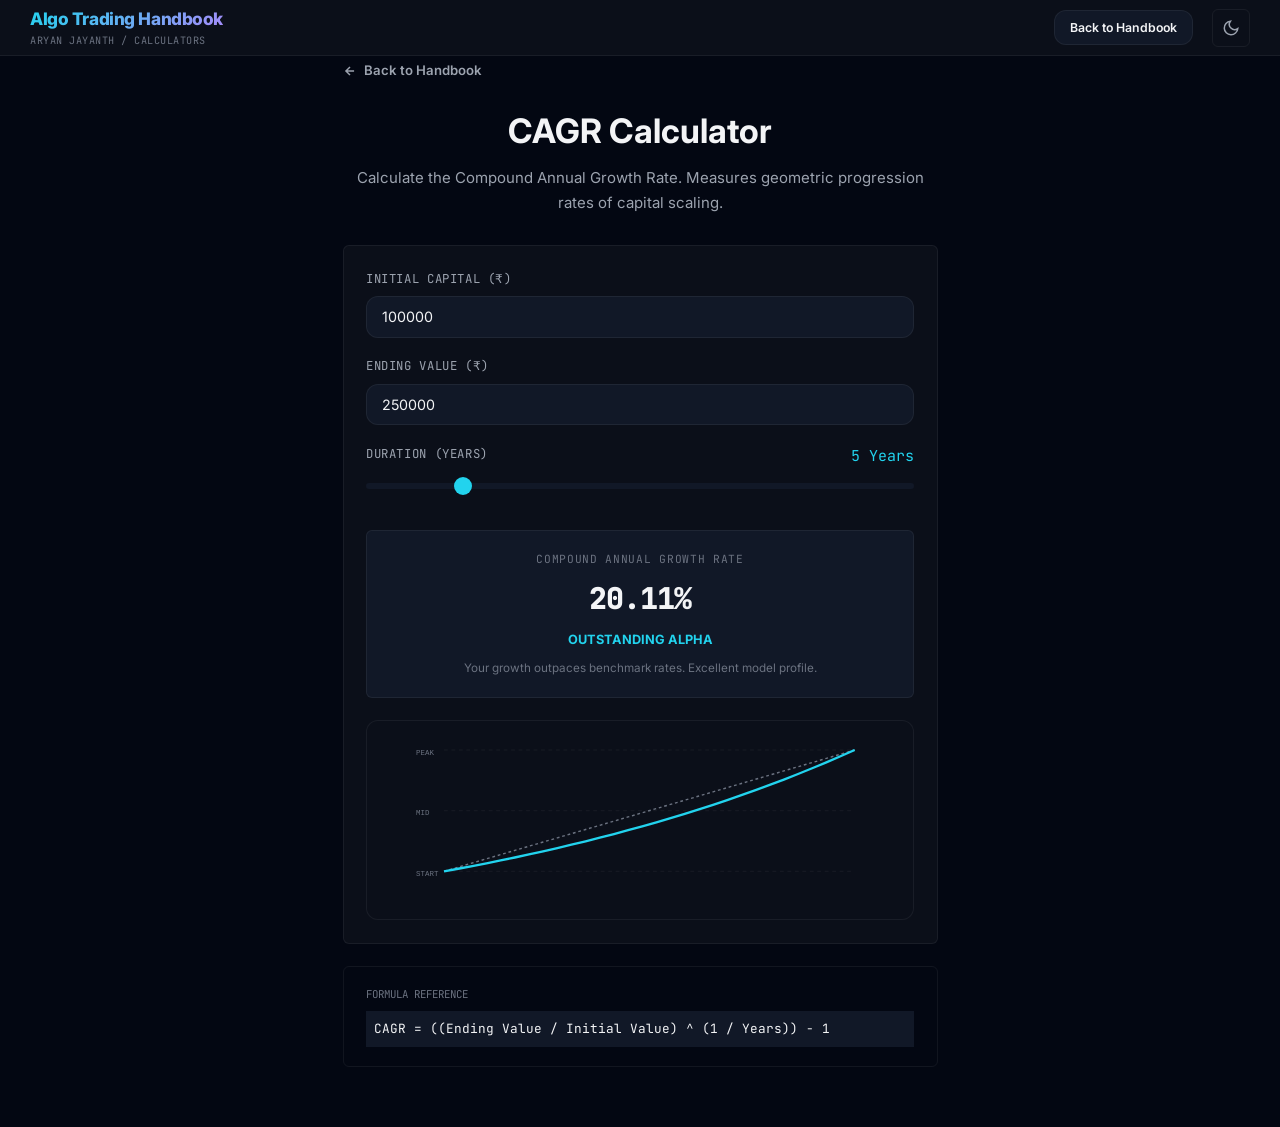
<file: calculators/cagr.html>
<!DOCTYPE html>
<html lang="en" data-theme="dark">
<head>
  <meta charset="UTF-8">
  <meta name="viewport" content="width=device-width, initial-scale=1.0">
  <title>CAGR Calculator | The Ultimate Algo Trading Handbook</title>
  
  <!-- Fonts -->
  <link href="https://fonts.googleapis.com/css2?family=Inter:wght@400;500;600;700;800&family=JetBrains+Mono:wght@400;500&display=swap" rel="stylesheet">
  
  <!-- CSS Styles -->
  <link rel="stylesheet" href="../assets/css/variables.css">
  <link rel="stylesheet" href="../assets/css/layout.css">
  <link rel="stylesheet" href="../assets/css/components.css">
  
  <style>
    .calculator-container {
      max-width: 640px;
      margin: 4rem auto;
      padding: 0 1.5rem;
    }
    
    .chart-container {
      margin-top: 1.5rem;
      background: var(--bg-secondary);
      border: 1px solid var(--border-primary);
      border-radius: var(--radius-md);
      padding: 1rem;
      height: 200px;
      position: relative;
    }
    
    .chart-svg {
      width: 100%;
      height: 100%;
    }
    
    .cagr-badge {
      display: inline-block;
      margin-top: 0.5rem;
      font-size: 0.85rem;
      font-weight: 700;
      text-transform: uppercase;
    }
  </style>
</head>
<body>
  
  <div class="app-container">
    <!-- Navbar Header -->
    <header class="app-header">
      <div class="header-left">
        <a href="../index.html" class="brand-wrapper">
          <span class="brand-title">Algo Trading Handbook</span>
          <span class="brand-sub">Aryan Jayanth / Calculators</span>
        </a>
      </div>
      <div class="header-right">
        <a href="../index.html" class="btn btn-secondary" style="padding: 0.45rem 1rem; font-size: 0.82rem;">Back to Handbook</a>
        <button class="theme-toggle-btn" id="theme-toggle-btn" aria-label="Toggle Theme">
          <svg class="sun-icon" viewBox="0 0 24 24" fill="none" stroke="currentColor" stroke-width="2"><circle cx="12" cy="12" r="5"/><path d="M12 1v2M12 21v2M4.22 4.22l1.42 1.42M18.36 18.36l1.42 1.42M1 12h2M21 12h2M4.22 19.78l1.42-1.42M18.36 5.64l1.42-1.42"/></svg>
          <svg class="moon-icon" viewBox="0 0 24 24" fill="none" stroke="currentColor" stroke-width="2"><path d="M21 12.79A9 9 0 1 1 11.21 3 7 7 0 0 0 21 12.79z"/></svg>
        </button>
      </div>
    </header>
    
    <!-- Content container -->
    <div class="calculator-container">
      <a href="../index.html" class="back-link">
        <svg width="14" height="14" fill="none" stroke="currentColor" stroke-width="2.5" viewBox="0 0 24 24"><path d="M19 12H5M12 19l-7-7 7-7"/></svg>
        <span>Back to Handbook</span>
      </a>
      
      <div style="margin-bottom: 2rem; text-align: center;">
        <h2 style="font-size: 2.25rem;">CAGR Calculator</h2>
        <p style="color: var(--text-secondary); margin-top: 0.5rem;">Calculate the Compound Annual Growth Rate. Measures geometric progression rates of capital scaling.</p>
      </div>
      
      <div class="card">
        <!-- Input 1 -->
        <div class="form-group">
          <label for="initial-input">Initial Capital (₹)</label>
          <input type="number" class="input-control" id="initial-input" value="100000" min="1000" max="100000000">
        </div>
        
        <!-- Input 2 -->
        <div class="form-group">
          <label for="final-input">Ending Value (₹)</label>
          <input type="number" class="input-control" id="final-input" value="250000" min="1000" max="1000000000">
        </div>
        
        <!-- Input 3 -->
        <div class="form-group">
          <div style="display: flex; justify-content: space-between;">
            <label for="period-input">Duration (Years)</label>
            <span id="period-val" style="font-family: var(--font-mono); color: var(--cyan-accent);">5 Years</span>
          </div>
          <input type="range" class="range-slider" id="period-input" min="1" max="25" value="5" step="1">
        </div>
        
        <!-- Output widget -->
        <div class="metric-card" style="margin-top: 2rem; background: var(--bg-tertiary);">
          <div class="metric-card-label">Compound Annual Growth Rate</div>
          <div class="metric-card-value" id="cagr-value">20.11%</div>
          <div class="cagr-badge" id="cagr-badge">Outstanding Alpha</div>
          <div class="metric-card-desc" id="cagr-desc" style="margin-top: 0.5rem;">Your growth outpaces index benchmarks, indicating strong alpha generation.</div>
        </div>
        
        <!-- SVG Compounding Chart Component -->
        <div class="chart-container">
          <svg class="chart-svg" id="cagr-chart" viewBox="0 0 500 180">
            <!-- Grid lines -->
            <line x1="40" y1="15" x2="480" y2="15" stroke="var(--border-primary)" stroke-width="1" stroke-dasharray="4" />
            <line x1="40" y1="80" x2="480" y2="80" stroke="var(--border-primary)" stroke-width="1" stroke-dasharray="4" />
            <line x1="40" y1="145" x2="480" y2="145" stroke="var(--border-primary)" stroke-width="1" stroke-dasharray="4" />
            
            <!-- Axis labels -->
            <text x="10" y="20" fill="var(--text-muted)" font-size="8" font-family="monospace">PEAK</text>
            <text x="10" y="85" fill="var(--text-muted)" font-size="8" font-family="monospace">MID</text>
            <text x="10" y="150" fill="var(--text-muted)" font-size="8" font-family="monospace">START</text>
            
            <!-- Curves will be drawn here dynamically -->
            <path id="linear-path" fill="none" stroke="var(--text-muted)" stroke-width="1.5" stroke-dasharray="3" />
            <path id="compound-path" fill="none" stroke="var(--cyan-accent)" stroke-width="2.5" />
          </svg>
        </div>
      </div>
      
      <!-- Math Box -->
      <div class="card" style="margin-top: 1.5rem; background: transparent; padding: 1.25rem 1.5rem;">
        <span style="font-family: var(--font-mono); font-size: 0.72rem; text-transform: uppercase; color: var(--text-muted); display: block; margin-bottom: 0.5rem;">Formula Reference</span>
        <code style="font-family: var(--font-mono); font-size: 0.85rem; display: block; padding: 0.5rem; background-color: var(--bg-tertiary);">CAGR = ((Ending Value / Initial Value) ^ (1 / Years)) - 1</code>
      </div>
    </div>
  </div>
  
  <script src="../assets/js/core.js"></script>
  <script>
    const initialInput = document.getElementById('initial-input');
    const finalInput = document.getElementById('final-input');
    const periodInput = document.getElementById('period-input');
    const periodVal = document.getElementById('period-val');
    
    const cagrValue = document.getElementById('cagr-value');
    const cagrBadge = document.getElementById('cagr-badge');
    const cagrDesc = document.getElementById('cagr-desc');
    
    const linearPath = document.getElementById('linear-path');
    const compoundPath = document.getElementById('compound-path');
    
    function updateCAGR() {
      const initial = parseFloat(initialInput.value) || 1000;
      const final = parseFloat(finalInput.value) || 1000;
      const years = parseFloat(periodInput.value) || 1;
      
      periodVal.textContent = years + (years === 1 ? ' Year' : ' Years');
      
      if (initial <= 0 || final <= 0) return;
      
      const cagr = (Math.pow(final / initial, 1 / years) - 1) * 100;
      cagrValue.textContent = cagr.toFixed(2) + '%';
      
      // Update badge states
      if (cagr < 5) {
        cagrBadge.textContent = "Underperforming inflation";
        cagrBadge.style.color = "var(--red-accent)";
        cagrDesc.textContent = "Growth rates are below inflation averages. Re-optimize strategy signals.";
      } else if (cagr < 12) {
        cagrBadge.textContent = "Benchmark Performance";
        cagrBadge.style.color = "var(--amber-accent)";
        cagrDesc.textContent = "Matches historical index benchmark rates. Safe but low alpha.";
      } else if (cagr < 25) {
        cagrBadge.textContent = "Outstanding Alpha";
        cagrBadge.style.color = "var(--cyan-accent)";
        cagrDesc.textContent = "Your growth outpaces benchmark rates. Excellent model profile.";
      } else {
        cagrBadge.textContent = "Hyper-Growth (Extreme)";
        cagrBadge.style.color = "var(--green-accent)";
        cagrDesc.textContent = "Very high performance. Monitor models closely for high leverage risk.";
      }
      
      drawChart(initial, final, years);
    }
    
    function drawChart(start, end, years) {
      const points = 30; // chart resolution
      const stepX = (480 - 40) / (points - 1);
      const minVal = Math.min(start, end);
      const maxVal = Math.max(start, end);
      
      const toY = (v) => 145 - ((v - minVal) / (maxVal - minVal || 1)) * 130;
      
      let dLinear = "";
      let dCompound = "";
      
      const cagrFrac = Math.pow(end / start, 1 / years);
      
      for (let i = 0; i < points; i++) {
        const x = 40 + i * stepX;
        const frac = i / (points - 1);
        
        // Linear path value
        const valLin = start + frac * (end - start);
        dLinear += (i === 0 ? "M " : " L ") + x + " " + toY(valLin);
        
        // Compounding path value
        const currentYear = frac * years;
        const valComp = start * Math.pow(cagrFrac, currentYear);
        dCompound += (i === 0 ? "M " : " L ") + x + " " + toY(valComp);
      }
      
      linearPath.setAttribute('d', dLinear);
      compoundPath.setAttribute('d', dCompound);
    }
    
    initialInput.addEventListener('input', updateCAGR);
    finalInput.addEventListener('input', updateCAGR);
    periodInput.addEventListener('input', updateCAGR);
    
    // Initial run
    updateCAGR();
  </script>
</body>
</html>
</file>
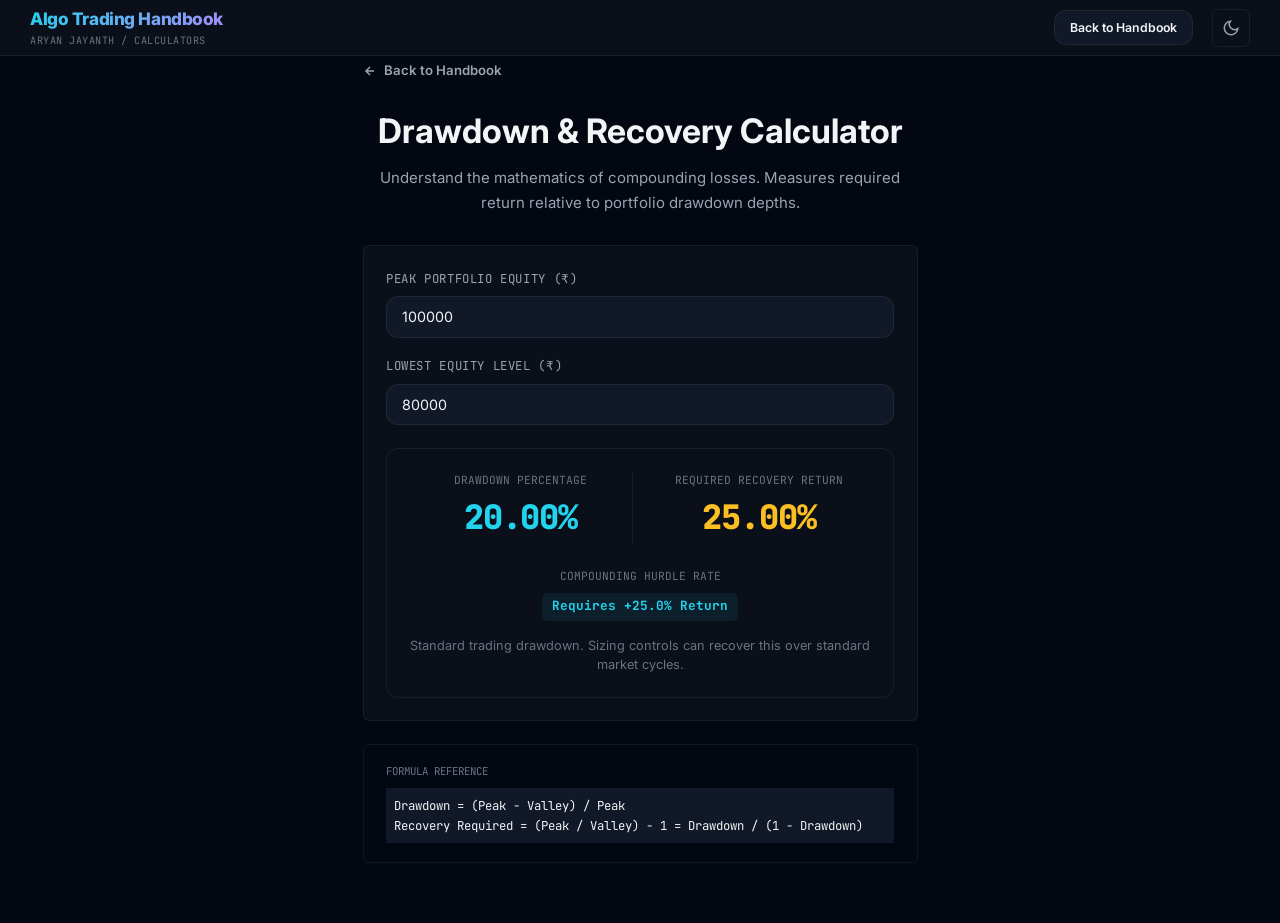
<file: calculators/drawdown.html>
<!DOCTYPE html>
<html lang="en" data-theme="dark">
<head>
  <meta charset="UTF-8">
  <meta name="viewport" content="width=device-width, initial-scale=1.0">
  <title>Drawdown & Recovery Calculator | The Ultimate Algo Trading Handbook</title>
  
  <!-- Fonts -->
  <link href="https://fonts.googleapis.com/css2?family=Inter:wght@400;500;600;700;800&family=JetBrains+Mono:wght@400;500&display=swap" rel="stylesheet">
  
  <!-- CSS Styles -->
  <link rel="stylesheet" href="../assets/css/variables.css">
  <link rel="stylesheet" href="../assets/css/layout.css">
  <link rel="stylesheet" href="../assets/css/components.css">
  
  <style>
    .calculator-container {
      max-width: 600px;
      margin: 4rem auto;
      padding: 0 1.5rem;
    }
    
    .allocation-display {
      margin-top: 1.5rem;
      padding: 1.5rem;
      border-radius: var(--radius-md);
      border: 1px solid var(--border-primary);
      background-color: var(--bg-secondary);
      text-align: center;
    }
    
    .alloc-grid {
      display: grid;
      grid-template-columns: 1fr 1fr;
      gap: 1rem;
      margin-bottom: 1.5rem;
    }
    
    .alloc-value {
      font-size: 2.25rem;
      font-weight: 800;
      font-family: var(--font-mono);
      color: var(--red-accent);
      letter-spacing: -0.03em;
    }
    
    .alloc-label {
      font-size: 0.75rem;
      font-family: var(--font-mono);
      text-transform: uppercase;
      color: var(--text-muted);
    }
    
    .recovery-badge {
      display: inline-block;
      padding: 0.25rem 0.65rem;
      border-radius: var(--radius-sm);
      font-family: var(--font-mono);
      font-size: 0.85rem;
      font-weight: 700;
      margin-top: 0.5rem;
      color: #030712;
      background: var(--amber-accent);
    }
  </style>
</head>
<body>
  
  <div class="app-container">
    <!-- Navbar Header -->
    <header class="app-header">
      <div class="header-left">
        <a href="../index.html" class="brand-wrapper">
          <span class="brand-title">Algo Trading Handbook</span>
          <span class="brand-sub">Aryan Jayanth / Calculators</span>
        </a>
      </div>
      <div class="header-right">
        <a href="../index.html" class="btn btn-secondary" style="padding: 0.45rem 1rem; font-size: 0.82rem;">Back to Handbook</a>
        <button class="theme-toggle-btn" id="theme-toggle-btn" aria-label="Toggle Theme">
          <svg class="sun-icon" viewBox="0 0 24 24" fill="none" stroke="currentColor" stroke-width="2"><circle cx="12" cy="12" r="5"/><path d="M12 1v2M12 21v2M4.22 4.22l1.42 1.42M18.36 18.36l1.42 1.42M1 12h2M21 12h2M4.22 19.78l1.42-1.42M18.36 5.64l1.42-1.42"/></svg>
          <svg class="moon-icon" viewBox="0 0 24 24" fill="none" stroke="currentColor" stroke-width="2"><path d="M21 12.79A9 9 0 1 1 11.21 3 7 7 0 0 0 21 12.79z"/></svg>
        </button>
      </div>
    </header>
    
    <!-- Content container -->
    <div class="calculator-container">
      <a href="../index.html" class="back-link">
        <svg width="14" height="14" fill="none" stroke="currentColor" stroke-width="2.5" viewBox="0 0 24 24"><path d="M19 12H5M12 19l-7-7 7-7"/></svg>
        <span>Back to Handbook</span>
      </a>
      
      <div style="margin-bottom: 2rem; text-align: center;">
        <h2 style="font-size: 2.25rem;">Drawdown & Recovery Calculator</h2>
        <p style="color: var(--text-secondary); margin-top: 0.5rem;">Understand the mathematics of compounding losses. Measures required return relative to portfolio drawdown depths.</p>
      </div>
      
      <div class="card">
        <!-- Input 1 -->
        <div class="form-group">
          <label for="peak-input">Peak Portfolio Equity (₹)</label>
          <input type="number" class="input-control" id="peak-input" value="100000" min="100" max="100000000">
        </div>
        
        <!-- Input 2 -->
        <div class="form-group">
          <label for="valley-input">Lowest Equity Level (₹)</label>
          <input type="number" class="input-control" id="valley-input" value="80000" min="10" max="100000000">
        </div>
        
        <!-- Output widget -->
        <div class="allocation-display">
          <div class="alloc-grid">
            <div style="border-right: 1px solid var(--border-primary);">
              <div class="alloc-label">Drawdown Percentage</div>
              <div class="alloc-value" id="drawdown-pct">20.00%</div>
            </div>
            <div>
              <div class="alloc-label">Required Recovery Return</div>
              <div class="alloc-value" id="recovery-pct" style="color: var(--amber-accent);">25.00%</div>
            </div>
          </div>
          
          <div class="alloc-label" style="margin-top: 1rem;">compounding hurdle rate</div>
          <div class="recovery-badge" id="recovery-badge">Requires +25.0% return</div>
          
          <p id="drawdown-desc" style="font-size: 0.85rem; color: var(--text-muted); margin-top: 1rem; line-height: 1.5;">A 20% drawdown requires a 25% return just to break even. Sizing risk appropriately prevents exponential recovery hurdles.</p>
        </div>
      </div>
      
      <!-- Math Box -->
      <div class="card" style="margin-top: 1.5rem; background: transparent; padding: 1.25rem 1.5rem;">
        <span style="font-family: var(--font-mono); font-size: 0.72rem; text-transform: uppercase; color: var(--text-muted); display: block; margin-bottom: 0.5rem;">Formula Reference</span>
        <code style="font-family: var(--font-mono); font-size: 0.82rem; display: block; padding: 0.5rem; background-color: var(--bg-tertiary);">Drawdown = (Peak - Valley) / Peak<br>Recovery Required = (Peak / Valley) - 1 = Drawdown / (1 - Drawdown)</code>
      </div>
    </div>
  </div>
  
  <script src="../assets/js/core.js"></script>
  <script>
    const peakInput = document.getElementById('peak-input');
    const valleyInput = document.getElementById('valley-input');
    
    const drawdownPct = document.getElementById('drawdown-pct');
    const recoveryPct = document.getElementById('recovery-pct');
    const recoveryBadge = document.getElementById('recovery-badge');
    const drawdownDesc = document.getElementById('drawdown-desc');
    
    function calculateDrawdown() {
      const peak = parseFloat(peakInput.value) || 1000;
      const valley = parseFloat(valleyInput.value) || 1000;
      
      if (peak <= 0 || valley <= 0 || valley > peak) {
        drawdownPct.textContent = "0.00%";
        recoveryPct.textContent = "0.00%";
        recoveryBadge.textContent = "Invalid range";
        drawdownDesc.textContent = "Valley value cannot be larger than the peak equity level.";
        return;
      }
      
      const dd = (peak - valley) / peak;
      const rec = (peak / valley) - 1;
      
      drawdownPct.textContent = (dd * 100).toFixed(2) + '%';
      recoveryPct.textContent = (rec * 100).toFixed(2) + '%';
      
      recoveryBadge.textContent = `Requires +${(rec * 100).toFixed(1)}% Return`;
      
      if (dd < 0.1) {
        drawdownPct.style.color = "var(--green-accent)";
        recoveryBadge.style.backgroundColor = "var(--green-glow)";
        recoveryBadge.style.color = "var(--green-accent)";
        drawdownDesc.textContent = `Mild drawdown of ${(dd*100).toFixed(1)}%. Easily recovered.`;
      } else if (dd < 0.25) {
        drawdownPct.style.color = "var(--cyan-accent)";
        recoveryBadge.style.backgroundColor = "var(--cyan-glow)";
        recoveryBadge.style.color = "var(--cyan-accent)";
        drawdownDesc.textContent = `Standard trading drawdown. Sizing controls can recover this over standard market cycles.`;
      } else if (dd < 0.5) {
        drawdownPct.style.color = "var(--amber-accent)";
        recoveryBadge.style.backgroundColor = "var(--amber-glow)";
        recoveryBadge.style.color = "var(--amber-accent)";
        drawdownDesc.textContent = `Deep drawdown. Hurdle rate is rising rapidly: a ${(dd*100).toFixed(0)}% loss requires ${(rec*100).toFixed(0)}% gains just to break even.`;
      } else {
        drawdownPct.style.color = "var(--red-accent)";
        recoveryBadge.style.backgroundColor = "var(--red-glow)";
        recoveryBadge.style.color = "var(--red-accent)";
        drawdownDesc.textContent = `Ruin territory. A ${(dd*100).toFixed(0)}% loss requires ${(rec*100).toFixed(0)}% gains just to recover previous values. Standard portfolios rarely recover from these levels.`;
      }
    }
    
    peakInput.addEventListener('input', calculateDrawdown);
    valleyInput.addEventListener('input', calculateDrawdown);
    
    // Initial run
    calculateDrawdown();
  </script>
</body>
</html>
</file>
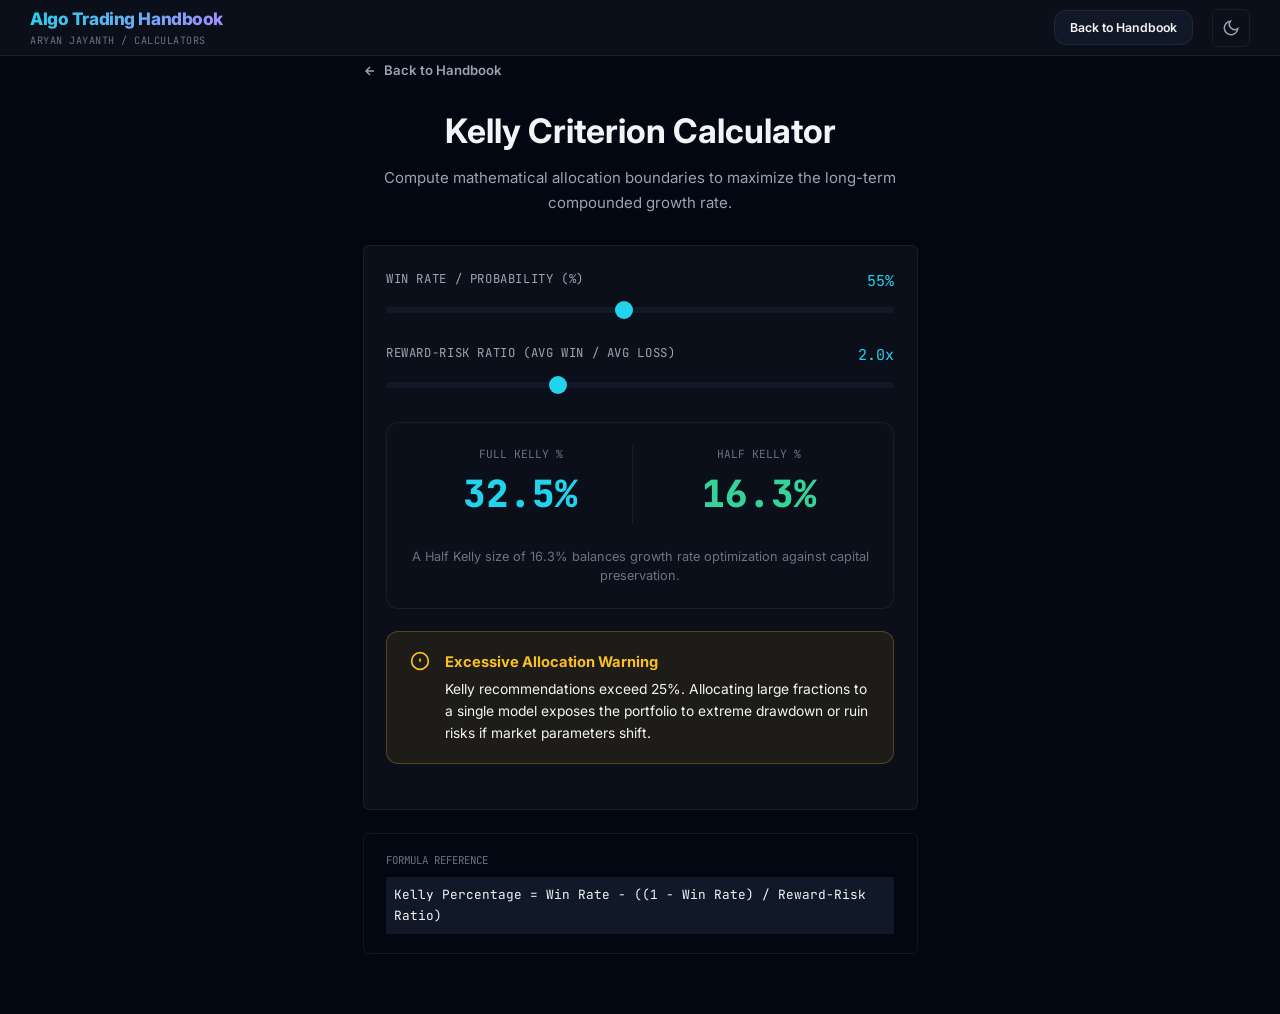
<file: calculators/kelly.html>
<!DOCTYPE html>
<html lang="en" data-theme="dark">
<head>
  <meta charset="UTF-8">
  <meta name="viewport" content="width=device-width, initial-scale=1.0">
  <title>Kelly Criterion Calculator | The Ultimate Algo Trading Handbook</title>
  
  <!-- Fonts -->
  <link href="https://fonts.googleapis.com/css2?family=Inter:wght@400;500;600;700;800&family=JetBrains+Mono:wght@400;500&display=swap" rel="stylesheet">
  
  <!-- CSS Styles -->
  <link rel="stylesheet" href="../assets/css/variables.css">
  <link rel="stylesheet" href="../assets/css/layout.css">
  <link rel="stylesheet" href="../assets/css/components.css">
  
  <style>
    .calculator-container {
      max-width: 600px;
      margin: 4rem auto;
      padding: 0 1.5rem;
    }
    
    .allocation-display {
      margin-top: 1.5rem;
      padding: 1.5rem;
      border-radius: var(--radius-md);
      border: 1px solid var(--border-primary);
      background-color: var(--bg-secondary);
      text-align: center;
    }
    
    .alloc-grid {
      display: grid;
      grid-template-columns: 1fr 1fr;
      gap: 1rem;
      margin-bottom: 1.5rem;
    }
    
    .alloc-value {
      font-size: 2.5rem;
      font-weight: 800;
      font-family: var(--font-mono);
      color: var(--cyan-accent);
    }
    
    .alloc-label {
      font-size: 0.75rem;
      font-family: var(--font-mono);
      text-transform: uppercase;
      color: var(--text-muted);
    }
  </style>
</head>
<body>
  
  <div class="app-container">
    <!-- Navbar Header -->
    <header class="app-header">
      <div class="header-left">
        <a href="../index.html" class="brand-wrapper">
          <span class="brand-title">Algo Trading Handbook</span>
          <span class="brand-sub">Aryan Jayanth / Calculators</span>
        </a>
      </div>
      <div class="header-right">
        <a href="../index.html" class="btn btn-secondary" style="padding: 0.45rem 1rem; font-size: 0.82rem;">Back to Handbook</a>
        <button class="theme-toggle-btn" id="theme-toggle-btn" aria-label="Toggle Theme">
          <svg class="sun-icon" viewBox="0 0 24 24" fill="none" stroke="currentColor" stroke-width="2"><circle cx="12" cy="12" r="5"/><path d="M12 1v2M12 21v2M4.22 4.22l1.42 1.42M18.36 18.36l1.42 1.42M1 12h2M21 12h2M4.22 19.78l1.42-1.42M18.36 5.64l1.42-1.42"/></svg>
          <svg class="moon-icon" viewBox="0 0 24 24" fill="none" stroke="currentColor" stroke-width="2"><path d="M21 12.79A9 9 0 1 1 11.21 3 7 7 0 0 0 21 12.79z"/></svg>
        </button>
      </div>
    </header>
    
    <!-- Content container -->
    <div class="calculator-container">
      <a href="../index.html" class="back-link">
        <svg width="14" height="14" fill="none" stroke="currentColor" stroke-width="2.5" viewBox="0 0 24 24"><path d="M19 12H5M12 19l-7-7 7-7"/></svg>
        <span>Back to Handbook</span>
      </a>
      
      <div style="margin-bottom: 2rem; text-align: center;">
        <h2 style="font-size: 2.25rem;">Kelly Criterion Calculator</h2>
        <p style="color: var(--text-secondary); margin-top: 0.5rem;">Compute mathematical allocation boundaries to maximize the long-term compounded growth rate.</p>
      </div>
      
      <div class="card">
        <!-- Input 1 -->
        <div class="form-group">
          <div style="display: flex; justify-content: space-between;">
            <label for="win-input">Win Rate / Probability (%)</label>
            <span id="win-val" style="font-family: var(--font-mono); color: var(--cyan-accent);">55%</span>
          </div>
          <input type="range" class="range-slider" id="win-input" min="20" max="95" value="55" step="1">
        </div>
        
        <!-- Input 2 -->
        <div class="form-group">
          <div style="display: flex; justify-content: space-between;">
            <label for="rr-input">Reward-Risk Ratio (Avg Win / Avg Loss)</label>
            <span id="rr-val" style="font-family: var(--font-mono); color: var(--cyan-accent);">2.0x</span>
          </div>
          <input type="range" class="range-slider" id="rr-input" min="0.5" max="5.0" value="2.0" step="0.1">
        </div>
        
        <!-- Output widget -->
        <div class="allocation-display">
          <div class="alloc-grid">
            <div style="border-right: 1px solid var(--border-primary);">
              <div class="alloc-label">Full Kelly %</div>
              <div class="alloc-value" id="full-kelly">32.5%</div>
            </div>
            <div>
              <div class="alloc-label">Half Kelly %</div>
              <div class="alloc-value" id="half-kelly" style="color: var(--green-accent);">16.2%</div>
            </div>
          </div>
          
          <p id="kelly-desc" style="font-size: 0.85rem; color: var(--text-muted); margin: 0; line-height: 1.5;">Half Kelly is recommended for actual portfolios to protect capital from high volatility drawdowns.</p>
        </div>
        
        <!-- Callout Warning -->
        <div class="callout callout-warn" id="kelly-warning" style="margin-top: 1.5rem; display: none;">
          <svg class="callout-icon" viewBox="0 0 24 24" fill="none" stroke="currentColor" stroke-width="2"><circle cx="12" cy="12" r="10"/><path d="M12 9v4M12 17h.01"/></svg>
          <div class="callout-content">
            <strong>Excessive Allocation Warning</strong>
            Kelly recommendations exceed 25%. Allocating large fractions to a single model exposes the portfolio to extreme drawdown or ruin risks if market parameters shift.
          </div>
        </div>
      </div>
      
      <!-- Math Box -->
      <div class="card" style="margin-top: 1.5rem; background: transparent; padding: 1.25rem 1.5rem;">
        <span style="font-family: var(--font-mono); font-size: 0.72rem; text-transform: uppercase; color: var(--text-muted); display: block; margin-bottom: 0.5rem;">Formula Reference</span>
        <code style="font-family: var(--font-mono); font-size: 0.85rem; display: block; padding: 0.5rem; background-color: var(--bg-tertiary);">Kelly Percentage = Win Rate - ((1 - Win Rate) / Reward-Risk Ratio)</code>
      </div>
    </div>
  </div>
  
  <script src="../assets/js/core.js"></script>
  <script>
    const winInput = document.getElementById('win-input');
    const rrInput = document.getElementById('rr-input');
    
    const winVal = document.getElementById('win-val');
    const rrVal = document.getElementById('rr-val');
    
    const fullKelly = document.getElementById('full-kelly');
    const halfKelly = document.getElementById('half-kelly');
    const kellyDesc = document.getElementById('kelly-desc');
    const warning = document.getElementById('kelly-warning');
    
    function calculateKelly() {
      const W = parseFloat(winInput.value) / 100;
      const R = parseFloat(rrInput.value);
      
      winVal.textContent = Math.round(W * 100) + '%';
      rrVal.textContent = R.toFixed(1) + 'x';
      
      const k = W - ((1 - W) / R);
      const kPct = k * 100;
      
      if (kPct <= 0) {
        fullKelly.textContent = "0.0%";
        halfKelly.textContent = "0.0%";
        fullKelly.style.color = "var(--red-accent)";
        halfKelly.style.color = "var(--red-accent)";
        kellyDesc.textContent = "Negative expectancy. The strategy does not exhibit an edge under these parameters. Do not trade.";
        warning.style.display = "none";
      } else {
        fullKelly.textContent = kPct.toFixed(1) + '%';
        halfKelly.textContent = (kPct / 2).toFixed(1) + '%';
        fullKelly.style.color = "var(--cyan-accent)";
        halfKelly.style.color = "var(--green-accent)";
        
        kellyDesc.textContent = `A Half Kelly size of ${(kPct / 2).toFixed(1)}% balances growth rate optimization against capital preservation.`;
        
        if (kPct > 25) {
          warning.style.display = "flex";
        } else {
          warning.style.display = "none";
        }
      }
    }
    
    winInput.addEventListener('input', calculateKelly);
    rrInput.addEventListener('input', calculateKelly);
    
    // Initial run
    calculateKelly();
  </script>
</body>
</html>
</file>
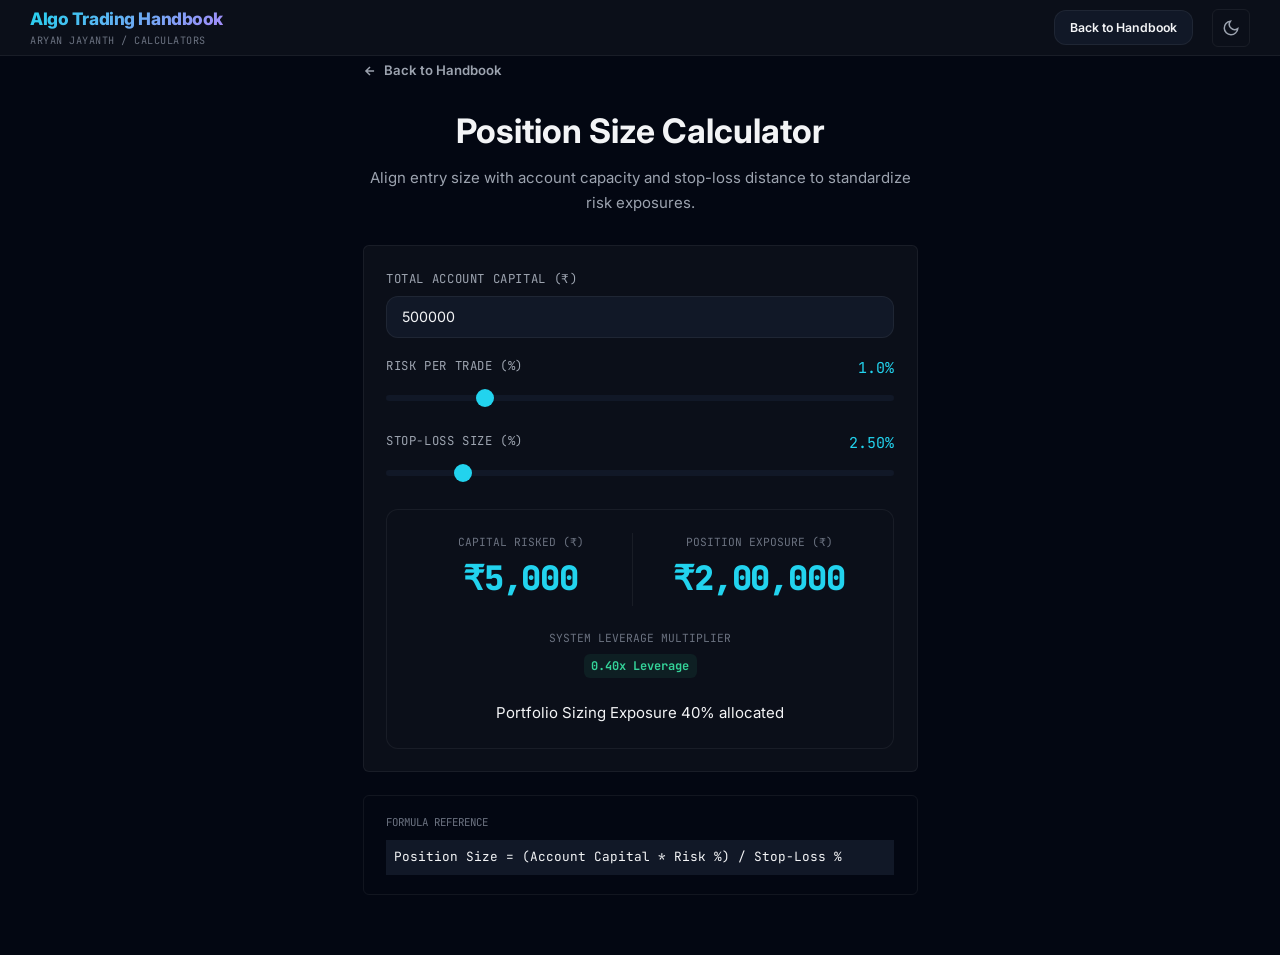
<file: calculators/position-size.html>
<!DOCTYPE html>
<html lang="en" data-theme="dark">
<head>
  <meta charset="UTF-8">
  <meta name="viewport" content="width=device-width, initial-scale=1.0">
  <title>Position Size Calculator | The Ultimate Algo Trading Handbook</title>
  
  <!-- Fonts -->
  <link href="https://fonts.googleapis.com/css2?family=Inter:wght@400;500;600;700;800&family=JetBrains+Mono:wght@400;500&display=swap" rel="stylesheet">
  
  <!-- CSS Styles -->
  <link rel="stylesheet" href="../assets/css/variables.css">
  <link rel="stylesheet" href="../assets/css/layout.css">
  <link rel="stylesheet" href="../assets/css/components.css">
  
  <style>
    .calculator-container {
      max-width: 600px;
      margin: 4rem auto;
      padding: 0 1.5rem;
    }
    
    .allocation-display {
      margin-top: 1.5rem;
      padding: 1.5rem;
      border-radius: var(--radius-md);
      border: 1px solid var(--border-primary);
      background-color: var(--bg-secondary);
      text-align: center;
    }
    
    .alloc-grid {
      display: grid;
      grid-template-columns: 1fr 1fr;
      gap: 1rem;
      margin-bottom: 1.5rem;
    }
    
    .alloc-value {
      font-size: 2.25rem;
      font-weight: 800;
      font-family: var(--font-mono);
      color: var(--cyan-accent);
      letter-spacing: -0.03em;
    }
    
    .alloc-label {
      font-size: 0.75rem;
      font-family: var(--font-mono);
      text-transform: uppercase;
      color: var(--text-muted);
    }
    
    .leverage-badge {
      display: inline-block;
      padding: 0.15rem 0.5rem;
      border-radius: var(--radius-sm);
      font-family: var(--font-mono);
      font-size: 0.8rem;
      font-weight: 700;
      margin-top: 0.5rem;
    }
  </style>
</head>
<body>
  
  <div class="app-container">
    <!-- Navbar Header -->
    <header class="app-header">
      <div class="header-left">
        <a href="../index.html" class="brand-wrapper">
          <span class="brand-title">Algo Trading Handbook</span>
          <span class="brand-sub">Aryan Jayanth / Calculators</span>
        </a>
      </div>
      <div class="header-right">
        <a href="../index.html" class="btn btn-secondary" style="padding: 0.45rem 1rem; font-size: 0.82rem;">Back to Handbook</a>
        <button class="theme-toggle-btn" id="theme-toggle-btn" aria-label="Toggle Theme">
          <svg class="sun-icon" viewBox="0 0 24 24" fill="none" stroke="currentColor" stroke-width="2"><circle cx="12" cy="12" r="5"/><path d="M12 1v2M12 21v2M4.22 4.22l1.42 1.42M18.36 18.36l1.42 1.42M1 12h2M21 12h2M4.22 19.78l1.42-1.42M18.36 5.64l1.42-1.42"/></svg>
          <svg class="moon-icon" viewBox="0 0 24 24" fill="none" stroke="currentColor" stroke-width="2"><path d="M21 12.79A9 9 0 1 1 11.21 3 7 7 0 0 0 21 12.79z"/></svg>
        </button>
      </div>
    </header>
    
    <!-- Content container -->
    <div class="calculator-container">
      <a href="../index.html" class="back-link">
        <svg width="14" height="14" fill="none" stroke="currentColor" stroke-width="2.5" viewBox="0 0 24 24"><path d="M19 12H5M12 19l-7-7 7-7"/></svg>
        <span>Back to Handbook</span>
      </a>
      
      <div style="margin-bottom: 2rem; text-align: center;">
        <h2 style="font-size: 2.25rem;">Position Size Calculator</h2>
        <p style="color: var(--text-secondary); margin-top: 0.5rem;">Align entry size with account capacity and stop-loss distance to standardize risk exposures.</p>
      </div>
      
      <div class="card">
        <!-- Input 1 -->
        <div class="form-group">
          <label for="capital-input">Total Account Capital (₹)</label>
          <input type="number" class="input-control" id="capital-input" value="500000" min="1000" max="100000000">
        </div>
        
        <!-- Input 2 -->
        <div class="form-group">
          <div style="display: flex; justify-content: space-between;">
            <label for="risk-input">Risk per Trade (%)</label>
            <span id="risk-val" style="font-family: var(--font-mono); color: var(--cyan-accent);">1.0%</span>
          </div>
          <input type="range" class="range-slider" id="risk-input" min="0.1" max="5.0" value="1.0" step="0.1">
        </div>
        
        <!-- Input 3 -->
        <div class="form-group">
          <div style="display: flex; justify-content: space-between;">
            <label for="stop-input">Stop-Loss Size (%)</label>
            <span id="stop-val" style="font-family: var(--font-mono); color: var(--cyan-accent);">2.5%</span>
          </div>
          <input type="range" class="range-slider" id="stop-input" min="0.5" max="15.0" value="2.5" step="0.25">
        </div>
        
        <!-- Output widget -->
        <div class="allocation-display">
          <div class="alloc-grid">
            <div style="border-right: 1px solid var(--border-primary);">
              <div class="alloc-label">Capital Risked (₹)</div>
              <div class="alloc-value" id="risk-cash">₹5,000</div>
            </div>
            <div>
              <div class="alloc-label">Position Exposure (₹)</div>
              <div class="alloc-value" id="position-cash" style="color: var(--cyan-accent);">₹200,000</div>
            </div>
          </div>
          
          <div class="alloc-label">System leverage multiplier</div>
          <div class="leverage-badge" id="leverage-badge">0.40x Leverage</div>
          
          <!-- Risk meter progress bar -->
          <div class="risk-meter" style="margin-top: 1.5rem;">
            <div class="risk-meter-header">
              <span class="risk-meter-label">Portfolio Sizing Exposure</span>
              <span class="risk-meter-info" id="exposure-pct">40% allocated</span>
            </div>
            <div class="risk-meter-track">
              <div class="risk-meter-fill" id="risk-meter-fill" style="width: 40%; background-color: var(--green-accent);"></div>
            </div>
          </div>
        </div>
      </div>
      
      <!-- Math Box -->
      <div class="card" style="margin-top: 1.5rem; background: transparent; padding: 1.25rem 1.5rem;">
        <span style="font-family: var(--font-mono); font-size: 0.72rem; text-transform: uppercase; color: var(--text-muted); display: block; margin-bottom: 0.5rem;">Formula Reference</span>
        <code style="font-family: var(--font-mono); font-size: 0.85rem; display: block; padding: 0.5rem; background-color: var(--bg-tertiary);">Position Size = (Account Capital * Risk %) / Stop-Loss %</code>
      </div>
    </div>
  </div>
  
  <script src="../assets/js/core.js"></script>
  <script>
    const capitalInput = document.getElementById('capital-input');
    const riskInput = document.getElementById('risk-input');
    const stopInput = document.getElementById('stop-input');
    
    const riskVal = document.getElementById('risk-val');
    const stopVal = document.getElementById('stop-val');
    
    const riskCash = document.getElementById('risk-cash');
    const positionCash = document.getElementById('position-cash');
    const leverageBadge = document.getElementById('leverage-badge');
    const exposurePct = document.getElementById('exposure-pct');
    const meterFill = document.getElementById('risk-meter-fill');
    
    function calculateSize() {
      const capital = parseFloat(capitalInput.value) || 0;
      const risk = parseFloat(riskInput.value) / 100;
      const stop = parseFloat(stopInput.value) / 100;
      
      riskVal.textContent = (risk * 100).toFixed(1) + '%';
      stopVal.textContent = (stop * 100).toFixed(2) + '%';
      
      if (capital <= 0 || stop <= 0) return;
      
      const riskAmount = capital * risk;
      const positionAmount = riskAmount / stop;
      const leverage = positionAmount / capital;
      const allocatedPercent = (positionAmount / capital) * 100;
      
      riskCash.textContent = '₹' + Math.round(riskAmount).toLocaleString('en-IN');
      positionCash.textContent = '₹' + Math.round(positionAmount).toLocaleString('en-IN');
      
      leverageBadge.textContent = leverage.toFixed(2) + 'x Leverage';
      exposurePct.textContent = Math.round(allocatedPercent) + '% allocated';
      
      // Update styling based on leverage levels
      const meterWidth = Math.min(100, allocatedPercent);
      meterFill.style.width = meterWidth + '%';
      
      if (leverage < 1.0) {
        leverageBadge.style.backgroundColor = "var(--green-glow)";
        leverageBadge.style.color = "var(--green-accent)";
        meterFill.style.backgroundColor = "var(--green-accent)";
      } else if (leverage < 2.0) {
        leverageBadge.style.backgroundColor = "var(--amber-glow)";
        leverageBadge.style.color = "var(--amber-accent)";
        meterFill.style.backgroundColor = "var(--amber-accent)";
      } else {
        leverageBadge.style.backgroundColor = "var(--red-glow)";
        leverageBadge.style.color = "var(--red-accent)";
        meterFill.style.backgroundColor = "var(--red-accent)";
      }
    }
    
    capitalInput.addEventListener('input', calculateSize);
    riskInput.addEventListener('input', calculateSize);
    stopInput.addEventListener('input', calculateSize);
    
    // Initial run
    calculateSize();
  </script>
</body>
</html>
</file>
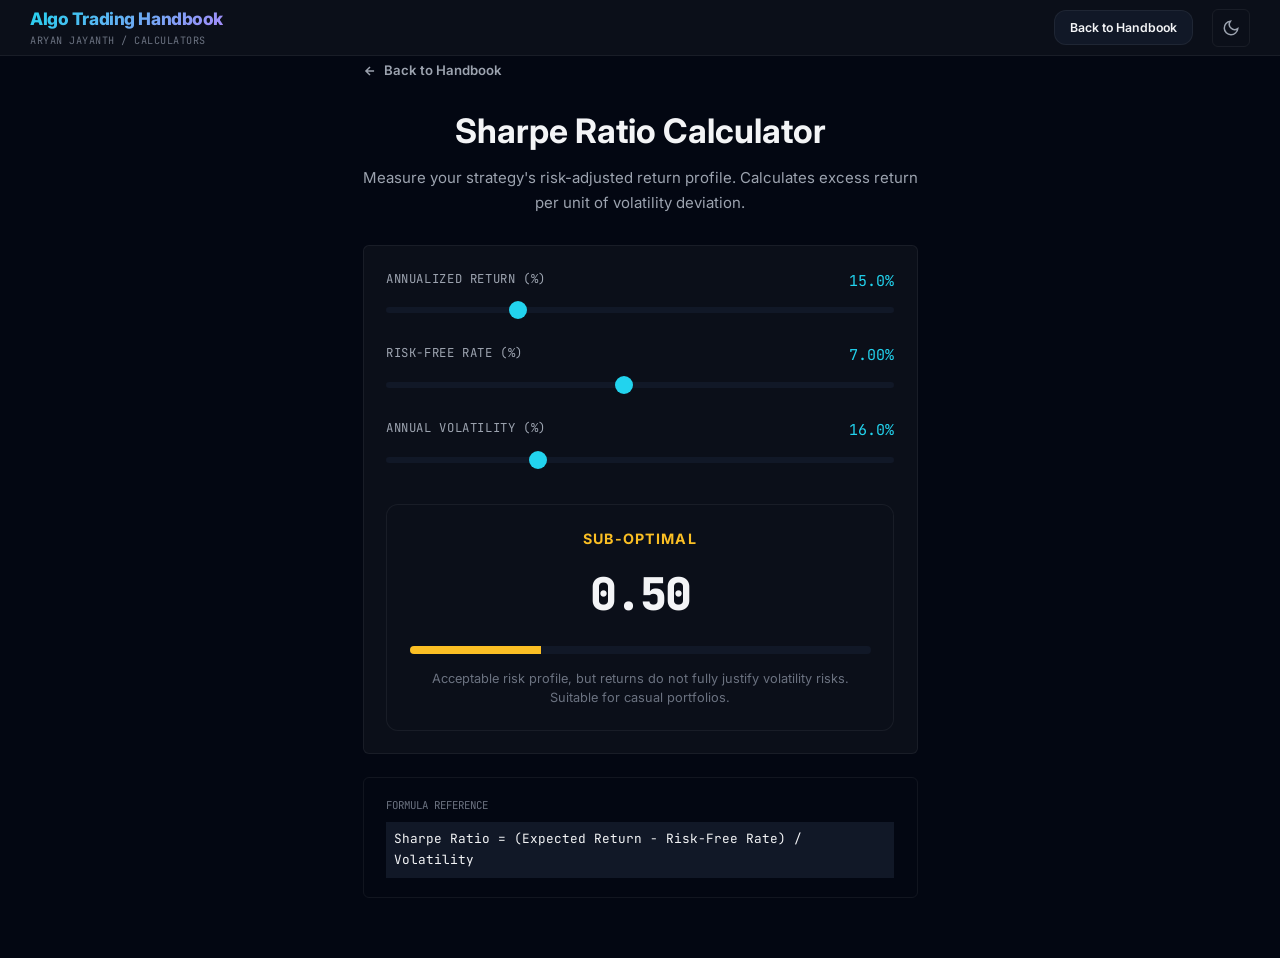
<file: calculators/sharpe.html>
<!DOCTYPE html>
<html lang="en" data-theme="dark">
<head>
  <meta charset="UTF-8">
  <meta name="viewport" content="width=device-width, initial-scale=1.0">
  <title>Sharpe Ratio Calculator | The Ultimate Algo Trading Handbook</title>
  
  <!-- Fonts -->
  <link href="https://fonts.googleapis.com/css2?family=Inter:wght@400;500;600;700;800&family=JetBrains+Mono:wght@400;500&display=swap" rel="stylesheet">
  
  <!-- CSS Styles -->
  <link rel="stylesheet" href="../assets/css/variables.css">
  <link rel="stylesheet" href="../assets/css/layout.css">
  <link rel="stylesheet" href="../assets/css/components.css">
  
  <style>
    .calculator-container {
      max-width: 600px;
      margin: 4rem auto;
      padding: 0 1.5rem;
    }
    
    .gauge-wrapper {
      margin-top: 2rem;
      padding: 1.5rem;
      border-radius: var(--radius-md);
      border: 1px solid var(--border-primary);
      background-color: var(--bg-secondary);
      text-align: center;
    }
    
    .gauge-value {
      font-size: 3rem;
      font-weight: 800;
      font-family: var(--font-mono);
      margin-bottom: 0.5rem;
      letter-spacing: -0.04em;
    }
    
    .gauge-status {
      font-size: 0.95rem;
      font-weight: 700;
      text-transform: uppercase;
      letter-spacing: 0.08em;
      margin-bottom: 0.5rem;
    }
    
    .gauge-bar {
      height: 8px;
      background-color: var(--bg-tertiary);
      border-radius: var(--radius-full);
      overflow: hidden;
      margin: 1rem 0;
      position: relative;
    }
    
    .gauge-marker {
      position: absolute;
      top: 0;
      left: 0;
      height: 100%;
      width: 0%;
      background-color: var(--cyan-accent);
      transition: width var(--transition-normal), background-color var(--transition-normal);
    }
  </style>
</head>
<body>
  
  <div class="app-container">
    <!-- Navbar Header -->
    <header class="app-header">
      <div class="header-left">
        <a href="../index.html" class="brand-wrapper">
          <span class="brand-title">Algo Trading Handbook</span>
          <span class="brand-sub">Aryan Jayanth / Calculators</span>
        </a>
      </div>
      <div class="header-right">
        <a href="../index.html" class="btn btn-secondary" style="padding: 0.45rem 1rem; font-size: 0.82rem;">Back to Handbook</a>
        <button class="theme-toggle-btn" id="theme-toggle-btn" aria-label="Toggle Theme">
          <svg class="sun-icon" viewBox="0 0 24 24" fill="none" stroke="currentColor" stroke-width="2"><circle cx="12" cy="12" r="5"/><path d="M12 1v2M12 21v2M4.22 4.22l1.42 1.42M18.36 18.36l1.42 1.42M1 12h2M21 12h2M4.22 19.78l1.42-1.42M18.36 5.64l1.42-1.42"/></svg>
          <svg class="moon-icon" viewBox="0 0 24 24" fill="none" stroke="currentColor" stroke-width="2"><path d="M21 12.79A9 9 0 1 1 11.21 3 7 7 0 0 0 21 12.79z"/></svg>
        </button>
      </div>
    </header>
    
    <!-- Content container -->
    <div class="calculator-container">
      <a href="../index.html" class="back-link">
        <svg width="14" height="14" fill="none" stroke="currentColor" stroke-width="2.5" viewBox="0 0 24 24"><path d="M19 12H5M12 19l-7-7 7-7"/></svg>
        <span>Back to Handbook</span>
      </a>
      
      <div style="margin-bottom: 2rem; text-align: center;">
        <h2 style="font-size: 2.25rem;">Sharpe Ratio Calculator</h2>
        <p style="color: var(--text-secondary); margin-top: 0.5rem;">Measure your strategy's risk-adjusted return profile. Calculates excess return per unit of volatility deviation.</p>
      </div>
      
      <div class="card">
        <!-- Input 1 -->
        <div class="form-group">
          <div style="display: flex; justify-content: space-between;">
            <label for="return-input">Annualized Return (%)</label>
            <span id="return-val" style="font-family: var(--font-mono); color: var(--cyan-accent);">15%</span>
          </div>
          <input type="range" class="range-slider" id="return-input" min="0" max="60" value="15" step="0.5">
        </div>
        
        <!-- Input 2 -->
        <div class="form-group">
          <div style="display: flex; justify-content: space-between;">
            <label for="rf-input">Risk-Free Rate (%)</label>
            <span id="rf-val" style="font-family: var(--font-mono); color: var(--cyan-accent);">7%</span>
          </div>
          <input type="range" class="range-slider" id="rf-input" min="0" max="15" value="7" step="0.25">
        </div>
        
        <!-- Input 3 -->
        <div class="form-group">
          <div style="display: flex; justify-content: space-between;">
            <label for="vol-input">Annual Volatility (%)</label>
            <span id="vol-val" style="font-family: var(--font-mono); color: var(--cyan-accent);">16%</span>
          </div>
          <input type="range" class="range-slider" id="vol-input" min="2" max="50" value="16" step="0.5">
        </div>
        
        <!-- Gauge Output -->
        <div class="gauge-wrapper">
          <div class="gauge-status" id="sharpe-status">Optimal</div>
          <div class="gauge-value" id="sharpe-value">0.50</div>
          
          <div class="gauge-bar">
            <div class="gauge-marker" id="gauge-marker"></div>
          </div>
          
          <p id="sharpe-desc" style="font-size: 0.85rem; color: var(--text-muted); margin: 0; line-height: 1.5;">Your returns match the standard market volatility profile.</p>
        </div>
      </div>
      
      <!-- Math Box -->
      <div class="card" style="margin-top: 1.5rem; background: transparent; padding: 1.25rem 1.5rem;">
        <span style="font-family: var(--font-mono); font-size: 0.72rem; text-transform: uppercase; color: var(--text-muted); display: block; margin-bottom: 0.5rem;">Formula Reference</span>
        <code style="font-family: var(--font-mono); font-size: 0.85rem; display: block; padding: 0.5rem; background-color: var(--bg-tertiary);">Sharpe Ratio = (Expected Return - Risk-Free Rate) / Volatility</code>
      </div>
    </div>
  </div>
  
  <script src="../assets/js/core.js"></script>
  <script>
    const retInput = document.getElementById('return-input');
    const rfInput = document.getElementById('rf-input');
    const volInput = document.getElementById('vol-input');
    
    const retVal = document.getElementById('return-val');
    const rfVal = document.getElementById('rf-val');
    const volVal = document.getElementById('vol-val');
    
    const sharpeValue = document.getElementById('sharpe-value');
    const sharpeStatus = document.getElementById('sharpe-status');
    const sharpeDesc = document.getElementById('sharpe-desc');
    const marker = document.getElementById('gauge-marker');
    
    function calculateSharpe() {
      const R = parseFloat(retInput.value);
      const Rf = parseFloat(rfInput.value);
      const V = parseFloat(volInput.value);
      
      retVal.textContent = R.toFixed(1) + '%';
      rfVal.textContent = Rf.toFixed(2) + '%';
      volVal.textContent = V.toFixed(1) + '%';
      
      const sharpe = (R - Rf) / V;
      
      sharpeValue.textContent = sharpe.toFixed(2);
      
      // Update gauge display and colors
      let scorePct = Math.max(0, Math.min(100, (sharpe + 0.5) / 3.5 * 100)); // Map -0.5 to 3.0 on 0-100% scale
      marker.style.width = scorePct + '%';
      
      if (sharpe < 0) {
        sharpeStatus.textContent = "Underperforming";
        sharpeStatus.style.color = "var(--red-accent)";
        marker.style.backgroundColor = "var(--red-accent)";
        sharpeDesc.textContent = "The strategy loses money compared to a risk-free investment after adjusting for risk. Needs immediate revisions.";
      } else if (sharpe < 1.0) {
        sharpeStatus.textContent = "Sub-optimal";
        sharpeStatus.style.color = "var(--amber-accent)";
        marker.style.backgroundColor = "var(--amber-accent)";
        sharpeDesc.textContent = "Acceptable risk profile, but returns do not fully justify volatility risks. Suitable for casual portfolios.";
      } else if (sharpe < 2.0) {
        sharpeStatus.textContent = "Excellent (Quant Target)";
        sharpeStatus.style.color = "var(--cyan-accent)";
        marker.style.backgroundColor = "var(--cyan-accent)";
        sharpeDesc.textContent = "A strong performance profile. Your model yields consistent returns relative to volatility risk.";
      } else {
        sharpeStatus.textContent = "Legendary (Institutional)";
        sharpeStatus.style.color = "var(--green-accent)";
        marker.style.backgroundColor = "var(--green-accent)";
        sharpeDesc.textContent = "Exceptional risk-adjusted metrics. Verify that survivorship bias or lookahead flaws are not inflating results.";
      }
    }
    
    retInput.addEventListener('input', calculateSharpe);
    rfInput.addEventListener('input', calculateSharpe);
    volInput.addEventListener('input', calculateSharpe);
    
    // Initial run
    calculateSharpe();
  </script>
</body>
</html>
</file>
<file: assets/css/variables.css>
/* Variables & Design Tokens */

:root[data-theme="dark"] {
  /* Colors */
  --bg-primary: #030712;
  --bg-secondary: #0b0f19;
  --bg-tertiary: #111827;
  --bg-glass: #0b0f19;
  
  --text-primary: #f3f4f6;
  --text-secondary: #9ca3af;
  --text-muted: #6b7280;
  
  --cyan-accent: #22d3ee;
  --cyan-glow: rgba(34, 211, 238, 0.08);
  --cyan-rgb: 34, 211, 238;
  
  --purple-accent: #a78bfa;
  --purple-glow: rgba(167, 139, 250, 0.08);
  --purple-rgb: 167, 139, 250;
  
  --green-accent: #34d399;
  --green-glow: rgba(52, 211, 153, 0.08);
  --green-rgb: 52, 211, 153;
  
  --red-accent: #f87171;
  --red-glow: rgba(248, 113, 113, 0.08);
  --red-rgb: 248, 113, 113;
  
  --amber-accent: #fbbf24;
  --amber-glow: rgba(251, 191, 36, 0.08);
  --amber-rgb: 251, 191, 36;

  --border-primary: rgba(255, 255, 255, 0.06);
  --border-secondary: rgba(255, 255, 255, 0.12);
  --border-glow: rgba(34, 211, 238, 0.15);
  
  --shadow-sm: none;
  --shadow-md: none;
  --shadow-lg: none;
  --shadow-glow: none;
  
  --scroll-thumb: #1f2937;
  --scroll-track: #090d16;
}

:root[data-theme="light"] {
  /* Colors */
  --bg-primary: #f8fafc;
  --bg-secondary: #ffffff;
  --bg-tertiary: #f1f5f9;
  --bg-glass: #ffffff;
  
  --text-primary: #0f172a;
  --text-secondary: #475569;
  --text-muted: #64748b;
  
  --cyan-accent: #0891b2;
  --cyan-glow: rgba(8, 145, 178, 0.04);
  --cyan-rgb: 8, 145, 178;
  
  --purple-accent: #7c3aed;
  --purple-glow: rgba(124, 58, 237, 0.04);
  --purple-rgb: 124, 58, 237;
  
  --green-accent: #059669;
  --green-glow: rgba(5, 150, 105, 0.04);
  --green-rgb: 5, 150, 105;
  
  --red-accent: #dc2626;
  --red-glow: rgba(220, 38, 38, 0.04);
  --red-rgb: 220, 38, 38;
  
  --amber-accent: #d97706;
  --amber-glow: rgba(217, 119, 6, 0.04);
  --amber-rgb: 217, 119, 6;

  --border-primary: rgba(15, 23, 42, 0.06);
  --border-secondary: rgba(15, 23, 42, 0.12);
  --border-glow: rgba(8, 145, 178, 0.1);
  
  --shadow-sm: none;
  --shadow-md: none;
  --shadow-lg: none;
  --shadow-glow: none;
  
  --scroll-thumb: #cbd5e1;
  --scroll-track: #f1f5f9;
}

/* Global Tokens */
:root {
  --radius-sm: 6px;
  --radius-md: 12px;
  --radius-lg: 18px;
  --radius-full: 9999px;
  
  --transition-fast: 0.15s cubic-bezier(0.4, 0, 0.2, 1);
  --transition-normal: 0.3s cubic-bezier(0.4, 0, 0.2, 1);
  --transition-slow: 0.5s cubic-bezier(0.4, 0, 0.2, 1);
  
  --font-sans: 'Inter', system-ui, -apple-system, BlinkMacSystemFont, "Segoe UI", Roboto, "Helvetica Neue", Arial, sans-serif;
  --font-mono: 'JetBrains Mono', 'Fira Code', 'Courier New', Courier, monospace;
  
  --header-height: 56px;
  --sidebar-width: 280px;
}

/* Base resets & setups */
* {
  box-sizing: border-box;
  margin: 0;
  padding: 0;
}

html {
  scroll-behavior: smooth;
  font-family: var(--font-sans);
  font-size: 15px;
  -webkit-font-smoothing: antialiased;
  -moz-osx-font-smoothing: grayscale;
}

body {
  background-color: var(--bg-primary);
  color: var(--text-primary);
  min-height: 100vh;
  line-height: 1.625;
  overflow-x: hidden;
  transition: background-color var(--transition-normal), color var(--transition-normal);
}

/* Hero animated background styling */
.hero-canvas-bg {
  position: absolute;
  top: 0;
  left: 0;
  width: 100%;
  height: 100%;
  z-index: 0;
  pointer-events: none;
  opacity: 0.45;
}

/* Custom Scrollbars */
::-webkit-scrollbar {
  width: 8px;
  height: 8px;
}

::-webkit-scrollbar-track {
  background: var(--scroll-track);
}

::-webkit-scrollbar-thumb {
  background: var(--scroll-thumb);
  border-radius: var(--radius-full);
}

::-webkit-scrollbar-thumb:hover {
  background: var(--text-muted);
}
</file>
<file: assets/css/layout.css>
/* Responsive Layout & Grid System */

.app-container {
  display: flex;
  flex-direction: column;
  min-height: 100vh;
}

/* Header Navbar */
.app-header {
  position: fixed;
  top: 0;
  left: 0;
  width: 100%;
  height: var(--header-height);
  background: var(--bg-glass);
  backdrop-filter: blur(12px);
  -webkit-backdrop-filter: blur(12px);
  border-bottom: 1px solid var(--border-primary);
  display: flex;
  align-items: center;
  justify-content: space-between;
  padding: 0 2rem;
  z-index: 100;
  transition: background-color var(--transition-normal), border-color var(--transition-normal);
}

.header-left {
  display: flex;
  align-items: center;
  gap: 1rem;
}

.header-right {
  display: flex;
  align-items: center;
  gap: 1.25rem;
}

.brand-wrapper {
  text-decoration: none;
  display: flex;
  flex-direction: column;
}

.brand-title {
  font-family: var(--font-sans);
  font-size: 1.15rem;
  font-weight: 800;
  letter-spacing: -0.025em;
  background: linear-gradient(135deg, var(--cyan-accent), var(--purple-accent));
  -webkit-background-clip: text;
  -webkit-text-fill-color: transparent;
}

.brand-sub {
  font-size: 0.68rem;
  font-family: var(--font-mono);
  color: var(--text-muted);
  letter-spacing: 0.05em;
  text-transform: uppercase;
}

/* Scroll Reading Progress Bar */
.reading-progress-container {
  position: absolute;
  bottom: 0;
  left: 0;
  width: 100%;
  height: 2px;
  background: transparent;
}

.reading-progress-bar {
  height: 100%;
  width: 0%;
  background: linear-gradient(90deg, var(--cyan-accent), var(--purple-accent));
  transition: width 0.1s ease-out;
}

/* Layout Wrapper */
.layout-wrapper {
  display: flex;
  flex: 1;
  margin-top: var(--header-height);
}

/* Collapsible Sidebar (Desktop) */
.sidebar {
  width: var(--sidebar-width);
  background: var(--bg-secondary);
  border-right: 1px solid var(--border-primary);
  position: fixed;
  top: var(--header-height);
  bottom: 0;
  left: 0;
  overflow-y: auto;
  padding: 1.5rem 1rem 3rem;
  z-index: 90;
  transition: transform var(--transition-normal), background-color var(--transition-normal), border-color var(--transition-normal);
}

/* Main Area */
.main-content {
  flex: 1;
  margin-left: var(--sidebar-width);
  padding: 2.25rem 3.5rem 5rem;
  max-width: 1320px;
  width: 100%;
  transition: margin-left var(--transition-normal);
}

/* Mobile Nav Trigger */
.menu-trigger {
  display: flex;
  background: transparent;
  border: 1px solid var(--border-primary);
  border-radius: var(--radius-sm);
  color: var(--text-primary);
  padding: 0.5rem;
  cursor: pointer;
  align-items: center;
  justify-content: center;
  transition: background-color var(--transition-fast);
}

.menu-trigger:hover {
  background-color: var(--bg-tertiary);
}

.menu-trigger svg {
  width: 20px;
  height: 20px;
}

/* Backdrop */
.drawer-backdrop {
  position: fixed;
  inset: 0;
  background: rgba(0, 0, 0, 0.4);
  backdrop-filter: blur(4px);
  z-index: 95;
  display: none;
  opacity: 0;
  transition: opacity var(--transition-normal);
}

/* Responsive Overrides */
@media (max-width: 1024px) {
  .sidebar {
    transform: translateX(-100%);
    z-index: 1000;
    top: 0;
    bottom: 0;
    height: 100%;
    width: var(--sidebar-width);
    box-shadow: var(--shadow-lg);
  }
  
  .sidebar.open {
    transform: translateX(0);
  }
  
  .main-content {
    margin-left: 0;
    padding: 2.5rem 2rem 4rem;
  }
  
  .menu-trigger {
    display: flex;
  }
  
  .drawer-backdrop.active {
    display: block;
    opacity: 1;
  }
}

@media (max-width: 640px) {
  .app-header {
    padding: 0 1rem;
  }
  
  .main-content {
    padding: 1.5rem 1rem 3rem;
  }
}

/* Sidebar Collapse (Desktop) */
@media (min-width: 1025px) {
  body.sidebar-collapsed .sidebar {
    transform: translateX(-100%);
  }
  body.sidebar-collapsed .main-content {
    margin-left: 0;
  }
}
</file>
<file: assets/css/components.css>
/* Component Level Styles */

/* Flat Cards */
.card {
  background: var(--bg-secondary);
  border: 1px solid var(--border-primary);
  border-radius: var(--radius-sm);
  padding: 1.5rem;
  transition: border-color var(--transition-fast), background-color var(--transition-fast);
  position: relative;
  overflow: hidden;
}

:root[data-theme="light"] .card {
  background: #ffffff;
}

.card:hover {
  border-color: var(--border-secondary);
  background: var(--bg-tertiary);
}

:root[data-theme="light"] .card:hover {
  background: var(--bg-tertiary);
}

.card-grid {
  display: grid;
  grid-template-columns: repeat(auto-fit, minmax(240px, 1fr));
  gap: 1.5rem;
  margin: 1.5rem 0;
}

/* Nav Menu Styles */
.nav-group {
  margin-bottom: 2rem;
}

.nav-group-title {
  font-family: var(--font-mono);
  font-size: 0.72rem;
  text-transform: uppercase;
  color: var(--text-muted);
  letter-spacing: 0.12em;
  padding: 0 0.75rem 0.5rem;
  border-bottom: 1px solid var(--border-primary);
  margin-bottom: 0.5rem;
}

.nav-link {
  display: flex;
  align-items: center;
  gap: 0.75rem;
  padding: 0.5rem 0.75rem;
  color: var(--text-secondary);
  text-decoration: none;
  font-size: 0.88rem;
  font-weight: 500;
  border-radius: var(--radius-sm);
  transition: color var(--transition-fast), background-color var(--transition-fast);
}

.nav-link:hover {
  color: var(--text-primary);
  background-color: var(--bg-tertiary);
}

.nav-link.active {
  color: var(--cyan-accent);
  background-color: var(--cyan-glow);
  font-weight: 600;
}

.nav-link-dot {
  width: 6px;
  height: 6px;
  border-radius: var(--radius-full);
  background-color: currentColor;
}

/* Theme Toggle Button */
.theme-toggle-btn {
  background: transparent;
  border: 1px solid var(--border-primary);
  border-radius: var(--radius-sm);
  color: var(--text-secondary);
  width: 38px;
  height: 38px;
  display: flex;
  align-items: center;
  justify-content: center;
  cursor: pointer;
  transition: background-color var(--transition-fast), color var(--transition-fast);
}

.theme-toggle-btn:hover {
  background-color: var(--bg-tertiary);
  color: var(--text-primary);
}

.theme-toggle-btn svg {
  width: 18px;
  height: 18px;
}

/* Icons toggle */
.theme-toggle-btn .sun-icon { display: none; }
.theme-toggle-btn .moon-icon { display: block; }
:root[data-theme="light"] .theme-toggle-btn .sun-icon { display: block; }
:root[data-theme="light"] .theme-toggle-btn .moon-icon { display: none; }

/* Interactive Badges */
.badge-row {
  display: flex;
  gap: 0.5rem;
  flex-wrap: wrap;
  margin-top: 1rem;
}

.badge {
  font-family: var(--font-mono);
  font-size: 0.75rem;
  padding: 0.25rem 0.65rem;
  border-radius: var(--radius-sm);
  font-weight: 600;
  border: 1px solid transparent;
}

.badge-cyan { background: var(--cyan-glow); color: var(--cyan-accent); border-color: rgba(34, 211, 238, 0.2); }
.badge-purple { background: var(--purple-glow); color: var(--purple-accent); border-color: rgba(167, 139, 250, 0.2); }
.badge-green { background: var(--green-glow); color: var(--green-accent); border-color: rgba(52, 211, 153, 0.2); }
.badge-red { background: var(--red-glow); color: var(--red-accent); border-color: rgba(248, 113, 113, 0.2); }
.badge-amber { background: var(--amber-glow); color: var(--amber-accent); border-color: rgba(251, 191, 36, 0.2); }

/* Quick Search Box (Navbar) */
.search-trigger {
  display: flex;
  align-items: center;
  gap: 0.75rem;
  background: var(--bg-tertiary);
  border: 1px solid var(--border-primary);
  border-radius: var(--radius-md);
  padding: 0.5rem 1rem;
  color: var(--text-muted);
  cursor: pointer;
  user-select: none;
  font-size: 0.88rem;
  width: 260px;
  flex-shrink: 0;
  transition: border-color var(--transition-fast), background-color var(--transition-fast);
}

.search-trigger span:not(.search-shortcut) {
  white-space: nowrap;
  overflow: hidden;
  text-overflow: ellipsis;
}

.search-trigger:hover {
  border-color: var(--border-secondary);
  background: var(--bg-secondary);
}

.search-shortcut {
  font-family: var(--font-mono);
  font-size: 0.75rem;
  background: var(--bg-primary);
  padding: 0.125rem 0.35rem;
  border-radius: var(--radius-sm);
  border: 1px solid var(--border-primary);
  margin-left: auto;
  flex-shrink: 0;
  white-space: nowrap;
}

@media (max-width: 768px) {
  .search-trigger {
    width: 38px;
    height: 38px;
    padding: 0;
    justify-content: center;
    border-radius: var(--radius-full);
  }
  .search-trigger span {
    display: none;
  }
}

/* Modal Search Overlay */
.search-modal {
  position: fixed;
  inset: 0;
  background: rgba(3, 7, 18, 0.92);
  z-index: 1000;
  display: flex;
  align-items: flex-start;
  justify-content: center;
  padding-top: 10vh;
  opacity: 0;
  pointer-events: none;
  transition: opacity var(--transition-fast);
}

.search-modal.active {
  opacity: 1;
  pointer-events: all;
}

.search-container {
  width: 100%;
  max-width: 640px;
  background: var(--bg-secondary);
  border: 1px solid var(--border-secondary);
  border-radius: var(--radius-sm);
  overflow: hidden;
  transform: translateY(-10px);
  transition: transform var(--transition-fast);
}

.search-modal.active .search-container {
  transform: translateY(0);
}

.search-input-wrapper {
  display: flex;
  align-items: center;
  padding: 1rem 1.5rem;
  border-bottom: 1px solid var(--border-primary);
  gap: 0.75rem;
}

.search-input-wrapper svg {
  color: var(--text-muted);
  flex-shrink: 0;
}

.search-input {
  width: 100%;
  background: transparent;
  border: none;
  outline: none;
  color: var(--text-primary);
  font-size: 1.05rem;
}

.search-results {
  max-height: 400px;
  overflow-y: auto;
  padding: 0.75rem;
}

.search-item {
  display: block;
  padding: 0.85rem 1rem;
  border-radius: var(--radius-md);
  color: var(--text-secondary);
  text-decoration: none;
  transition: background-color var(--transition-fast), color var(--transition-fast);
}

.search-item:hover {
  background-color: var(--bg-tertiary);
  color: var(--text-primary);
}

.search-item-title {
  font-weight: 600;
  font-size: 0.95rem;
  margin-bottom: 0.25rem;
  display: flex;
  align-items: center;
  justify-content: space-between;
}

.search-item-section {
  font-size: 0.72rem;
  font-family: var(--font-mono);
  color: var(--cyan-accent);
  text-transform: uppercase;
  background: var(--cyan-glow);
  padding: 0.1rem 0.4rem;
  border-radius: var(--radius-sm);
}

.search-item-snippet {
  font-size: 0.82rem;
  color: var(--text-muted);
  line-height: 1.4;
}

.search-item-snippet mark {
  background: var(--cyan-glow);
  color: var(--cyan-accent);
  padding: 0.05rem 0.2rem;
  border-radius: 2px;
  font-weight: bold;
}

.search-empty {
  padding: 2.5rem;
  text-align: center;
  color: var(--text-muted);
  font-size: 0.95rem;
}

/* Callout Blocks */
.callout {
  border-radius: var(--radius-md);
  padding: 1.25rem 1.5rem;
  margin: 1.5rem 0;
  font-size: 0.92rem;
  line-height: 1.6;
  border: 1px solid var(--border-primary);
  display: flex;
  gap: 1rem;
}

.callout-icon {
  flex-shrink: 0;
  width: 20px;
  height: 20px;
}

.callout-content {
  flex: 1;
}

.callout-content strong {
  display: block;
  margin-bottom: 0.25rem;
  font-size: 0.98rem;
}

.callout-info { background: var(--cyan-glow); border-color: rgba(34, 211, 238, 0.25); color: var(--text-primary); }
.callout-info .callout-icon { color: var(--cyan-accent); }
.callout-info strong { color: var(--cyan-accent); }

.callout-warn { background: var(--amber-glow); border-color: rgba(251, 191, 36, 0.25); color: var(--text-primary); }
.callout-warn .callout-icon { color: var(--amber-accent); }
.callout-warn strong { color: var(--amber-accent); }

.callout-danger { background: var(--red-glow); border-color: rgba(248, 113, 113, 0.25); color: var(--text-primary); }
.callout-danger .callout-icon { color: var(--red-accent); }
.callout-danger strong { color: var(--red-accent); }

.callout-success { background: var(--green-glow); border-color: rgba(52, 211, 153, 0.25); color: var(--text-primary); }
.callout-success .callout-icon { color: var(--green-accent); }
.callout-success strong { color: var(--green-accent); }

/* Forms & UI Controls (Calculators) */
.form-group {
  margin-bottom: 1.25rem;
}

.form-group label {
  display: block;
  font-size: 0.82rem;
  font-family: var(--font-mono);
  color: var(--text-secondary);
  text-transform: uppercase;
  margin-bottom: 0.5rem;
  letter-spacing: 0.05em;
}

.input-control {
  width: 100%;
  background-color: var(--bg-tertiary);
  border: 1px solid var(--border-primary);
  color: var(--text-primary);
  padding: 0.75rem 1rem;
  font-family: var(--font-sans);
  border-radius: var(--radius-md);
  font-size: 0.95rem;
  outline: none;
  transition: border-color var(--transition-fast), box-shadow var(--transition-fast);
}

.input-control:focus {
  border-color: var(--cyan-accent);
  box-shadow: 0 0 0 3px var(--cyan-glow);
}

/* Range sliders */
.range-slider {
  -webkit-appearance: none;
  appearance: none;
  width: 100%;
  height: 6px;
  background: var(--bg-tertiary);
  border-radius: var(--radius-full);
  outline: none;
  margin: 0.75rem 0;
}

.range-slider::-webkit-slider-thumb {
  -webkit-appearance: none;
  appearance: none;
  width: 18px;
  height: 18px;
  border-radius: var(--radius-full);
  background: var(--cyan-accent);
  cursor: pointer;
  transition: transform var(--transition-fast);
}

.range-slider::-webkit-slider-thumb:hover {
  transform: scale(1.1);
}

/* Buttons */
.btn {
  display: inline-flex;
  align-items: center;
  justify-content: center;
  gap: 0.5rem;
  padding: 0.75rem 1.5rem;
  border-radius: var(--radius-md);
  font-weight: 600;
  font-size: 0.92rem;
  cursor: pointer;
  transition: transform var(--transition-fast), background-color var(--transition-fast), box-shadow var(--transition-fast);
  border: none;
  text-decoration: none;
}

.btn-primary {
  background: linear-gradient(135deg, var(--cyan-accent), var(--purple-accent));
  color: #030712;
}

.btn-primary:hover {
  transform: translateY(-1px);
}

.btn-secondary {
  background: var(--bg-tertiary);
  border: 1px solid var(--border-primary);
  color: var(--text-primary);
}

.btn-secondary:hover {
  background-color: var(--bg-secondary);
  border-color: var(--border-secondary);
}

/* Table wrap & details */
.table-wrapper {
  overflow-x: auto;
  border: 1px solid var(--border-primary);
  border-radius: var(--radius-md);
  margin: 1.5rem 0;
  background: var(--bg-secondary);
}

table {
  width: 100%;
  border-collapse: collapse;
  text-align: left;
  font-size: 0.88rem;
}

th {
  background-color: var(--bg-tertiary);
  color: var(--text-secondary);
  font-family: var(--font-mono);
  font-size: 0.72rem;
  text-transform: uppercase;
  letter-spacing: 0.05em;
  padding: 0.85rem 1.25rem;
  border-bottom: 1px solid var(--border-primary);
}

td {
  padding: 0.95rem 1.25rem;
  border-bottom: 1px solid var(--border-primary);
  color: var(--text-secondary);
  vertical-align: middle;
}

tr:last-child td {
  border-bottom: none;
}

tr:hover td {
  background-color: rgba(255, 255, 255, 0.01);
  color: var(--text-primary);
}

/* Metric card widget styling */
.metric-card {
  background: var(--bg-secondary);
  border: 1px solid var(--border-primary);
  border-radius: var(--radius-sm);
  padding: 1.25rem 1.5rem;
  text-align: center;
  transition: border-color var(--transition-fast);
}

.metric-card:hover {
  border-color: var(--border-glow);
}

.metric-card-label {
  font-family: var(--font-mono);
  font-size: 0.75rem;
  text-transform: uppercase;
  color: var(--text-muted);
  letter-spacing: 0.06em;
  margin-bottom: 0.4rem;
}

.metric-card-value {
  font-size: 2rem;
  font-weight: 800;
  font-family: var(--font-mono);
  color: var(--text-primary);
  letter-spacing: -0.03em;
}

.metric-card-desc {
  font-size: 0.78rem;
  color: var(--text-muted);
  margin-top: 0.35rem;
}

/* Back Link for sub-pages */
.back-link {
  display: inline-flex;
  align-items: center;
  gap: 0.5rem;
  color: var(--text-secondary);
  text-decoration: none;
  font-size: 0.88rem;
  font-weight: 600;
  margin-bottom: 1.5rem;
  transition: color var(--transition-fast);
}

.back-link:hover {
  color: var(--cyan-accent);
}

.back-link svg {
  transition: transform var(--transition-fast);
}

.back-link:hover svg {
  transform: translateX(-3px);
}
</file>
